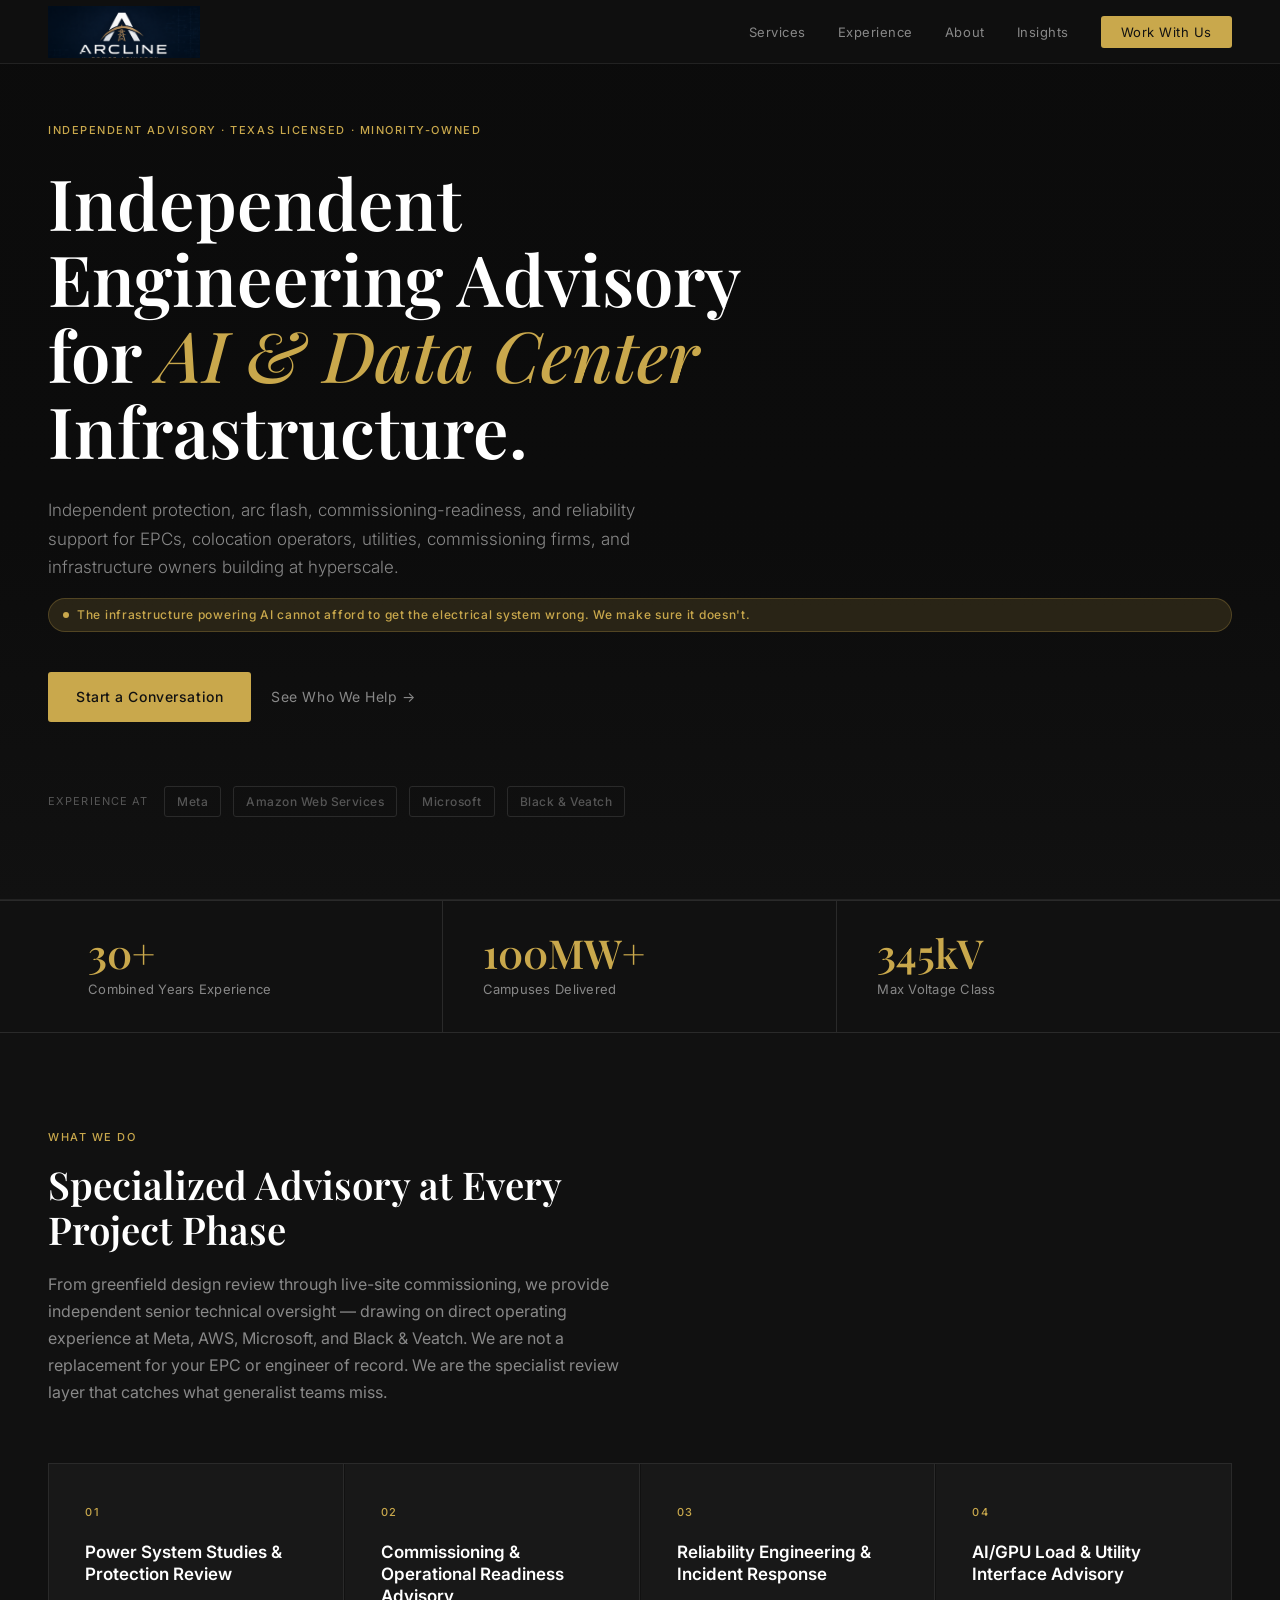
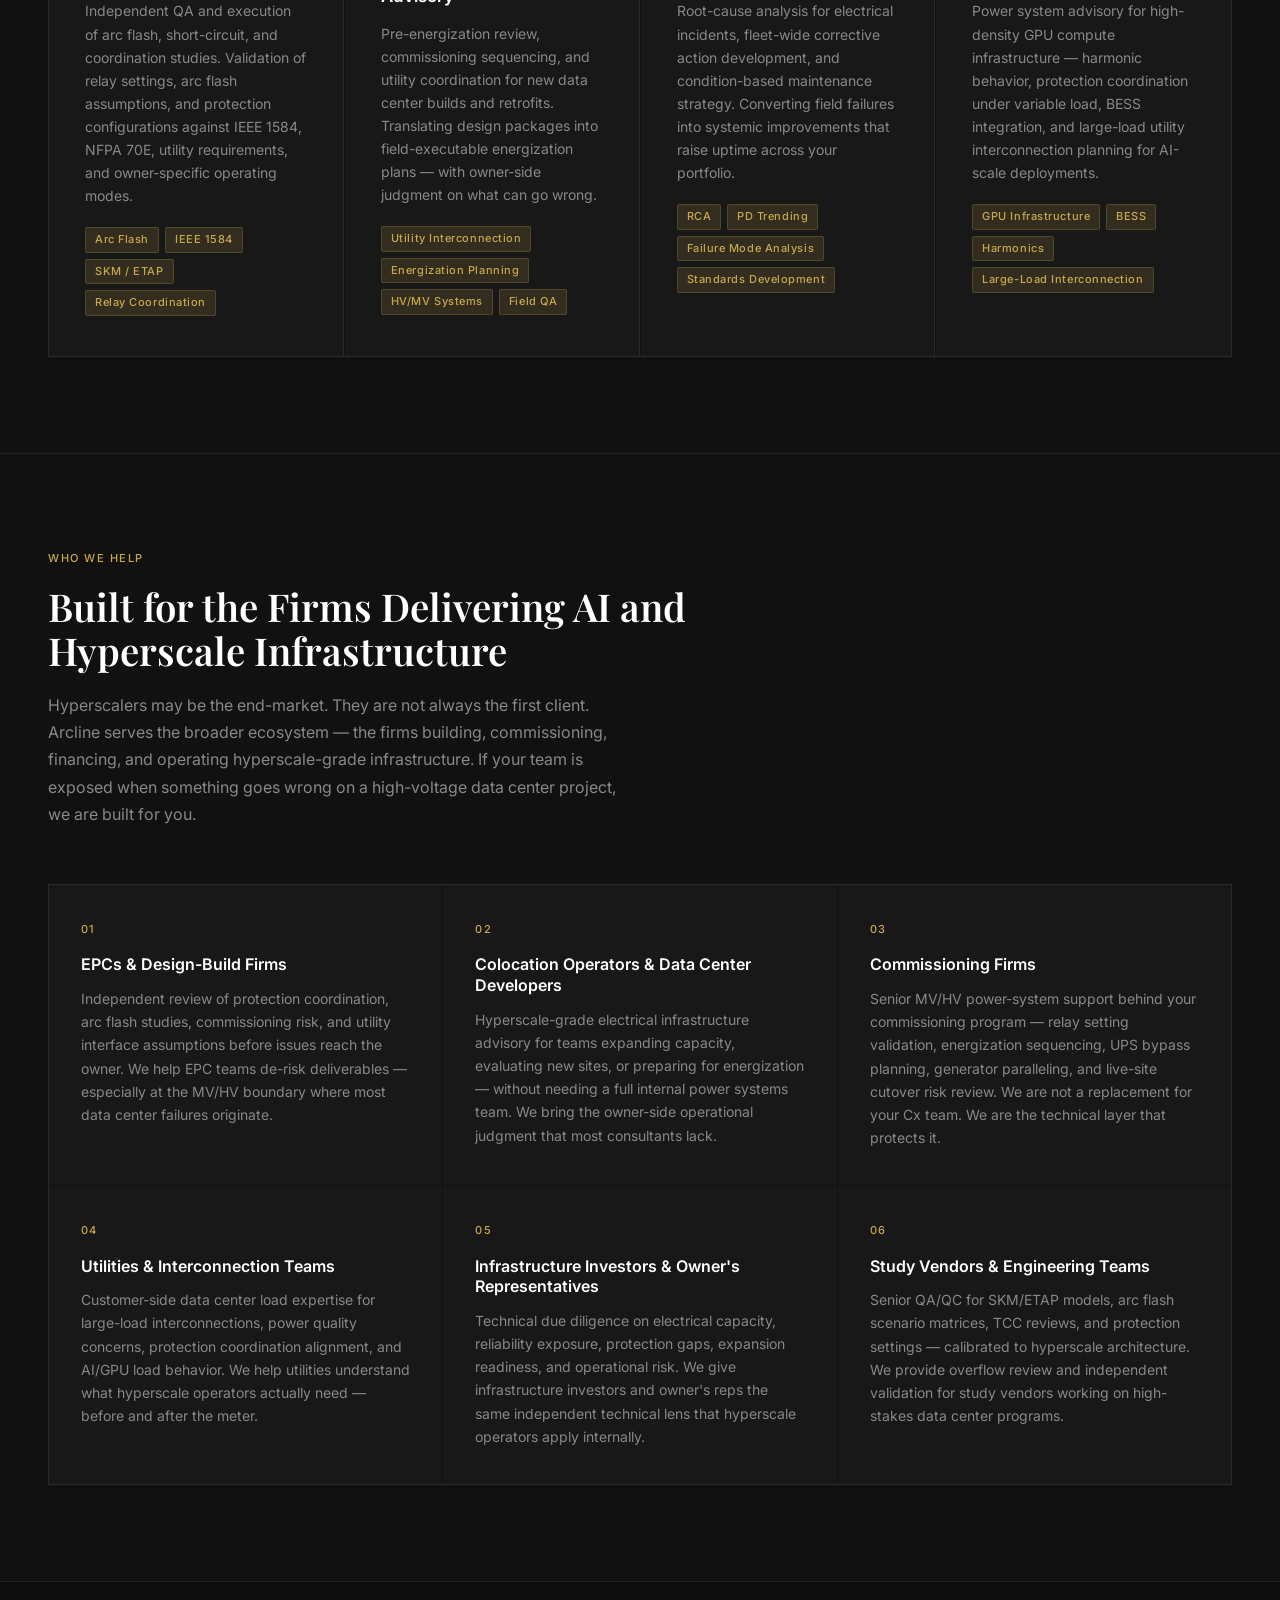
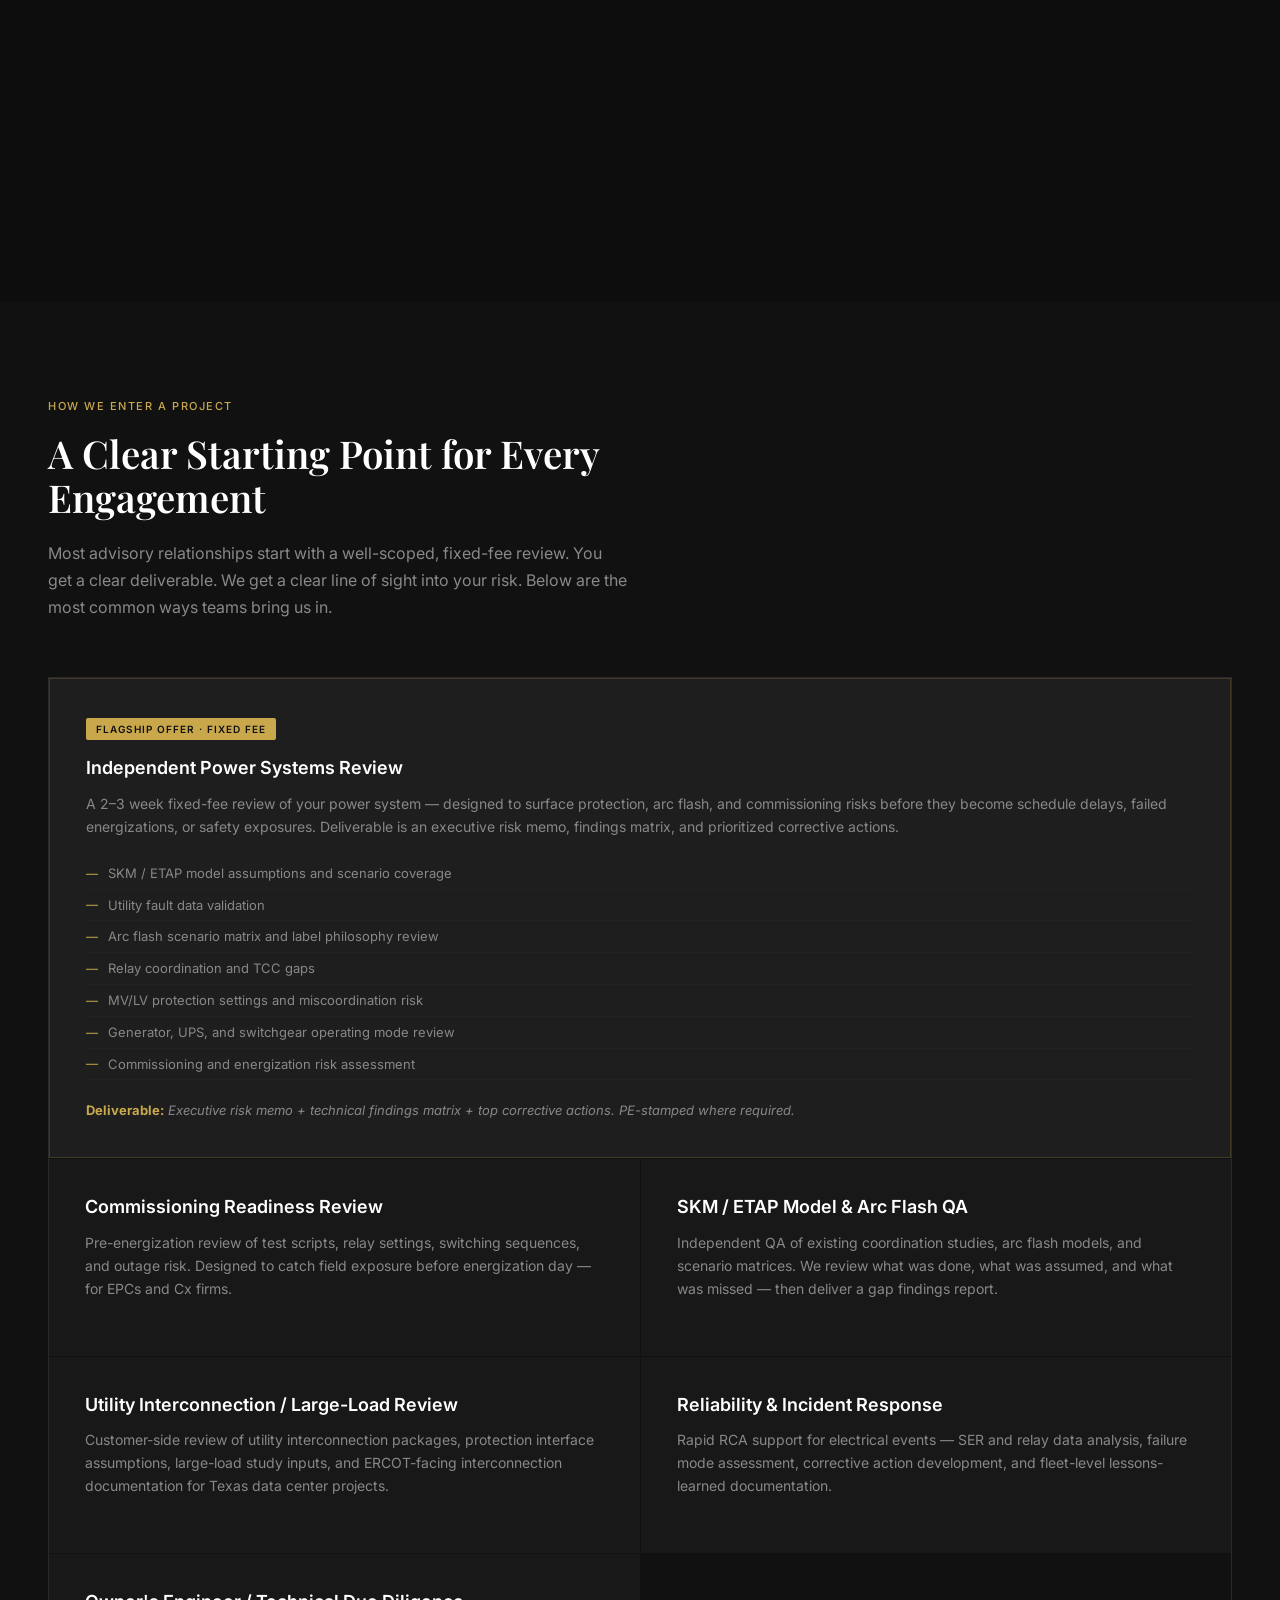
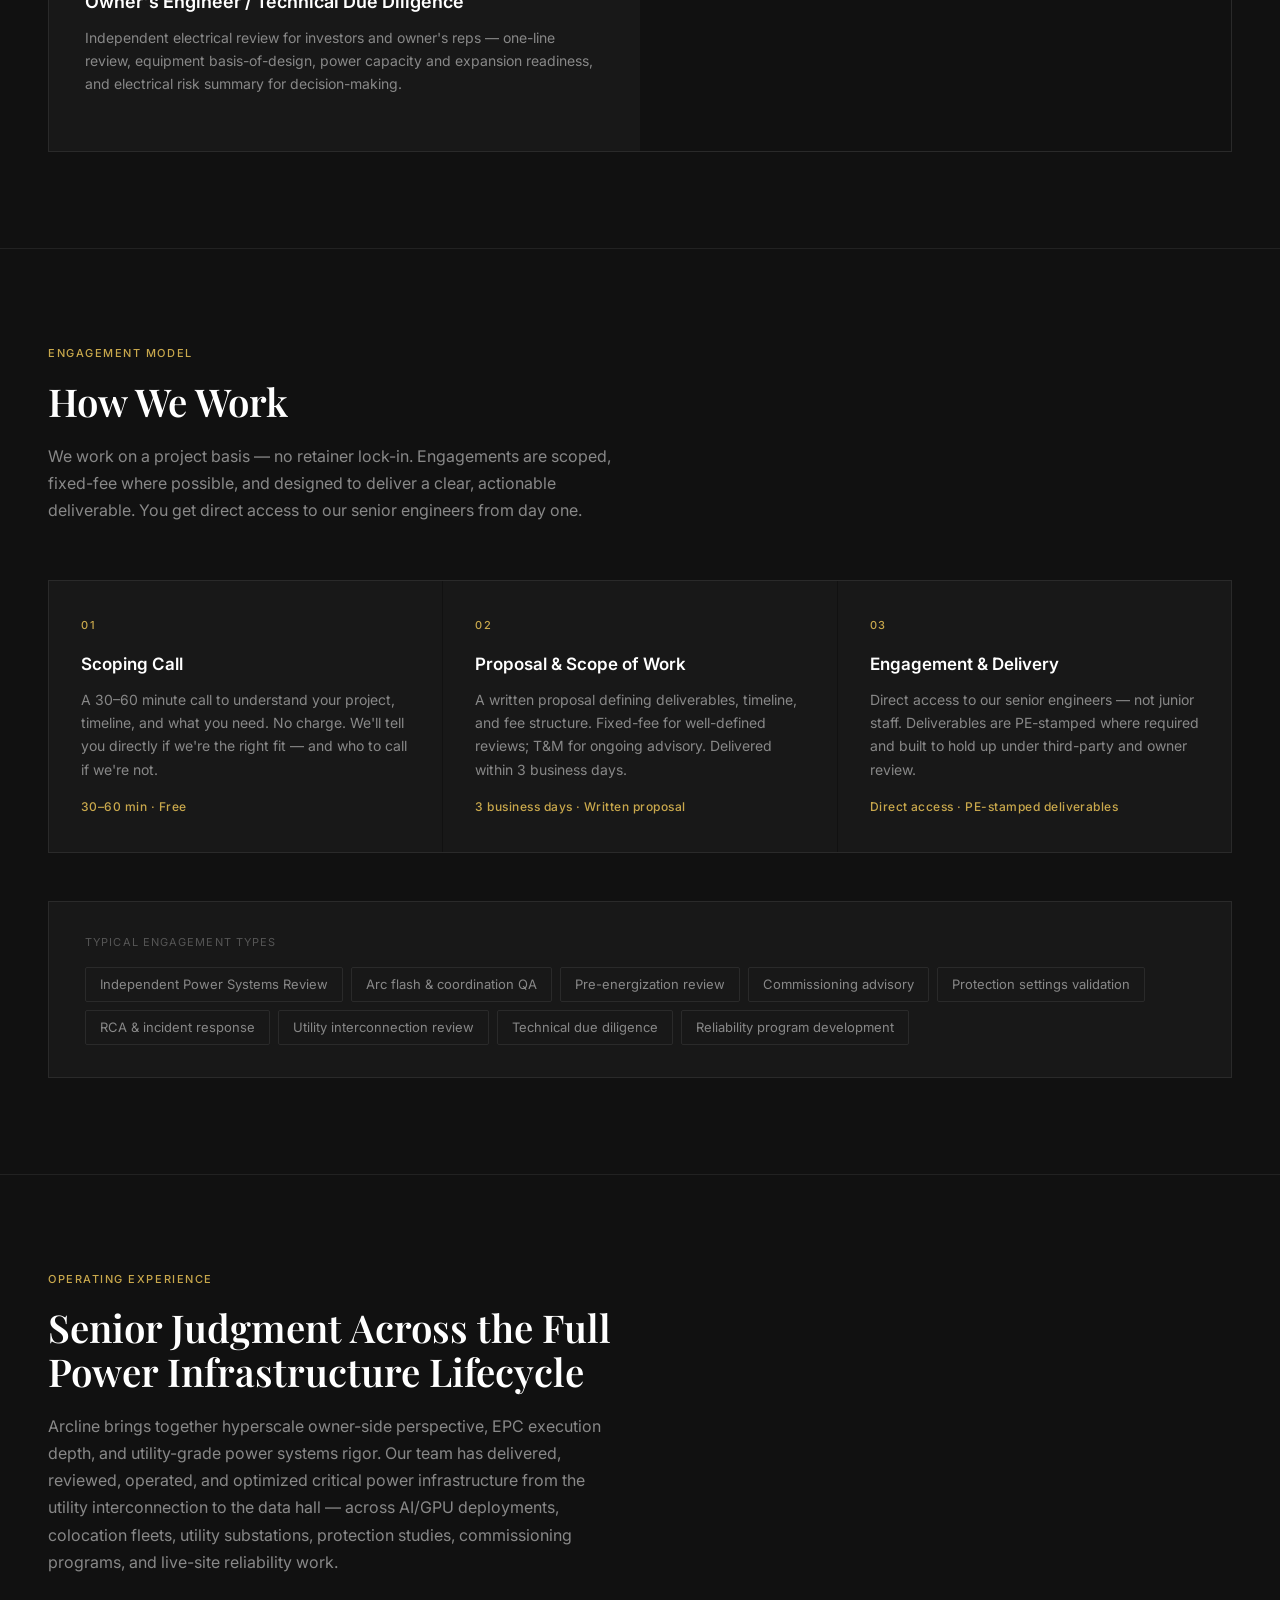
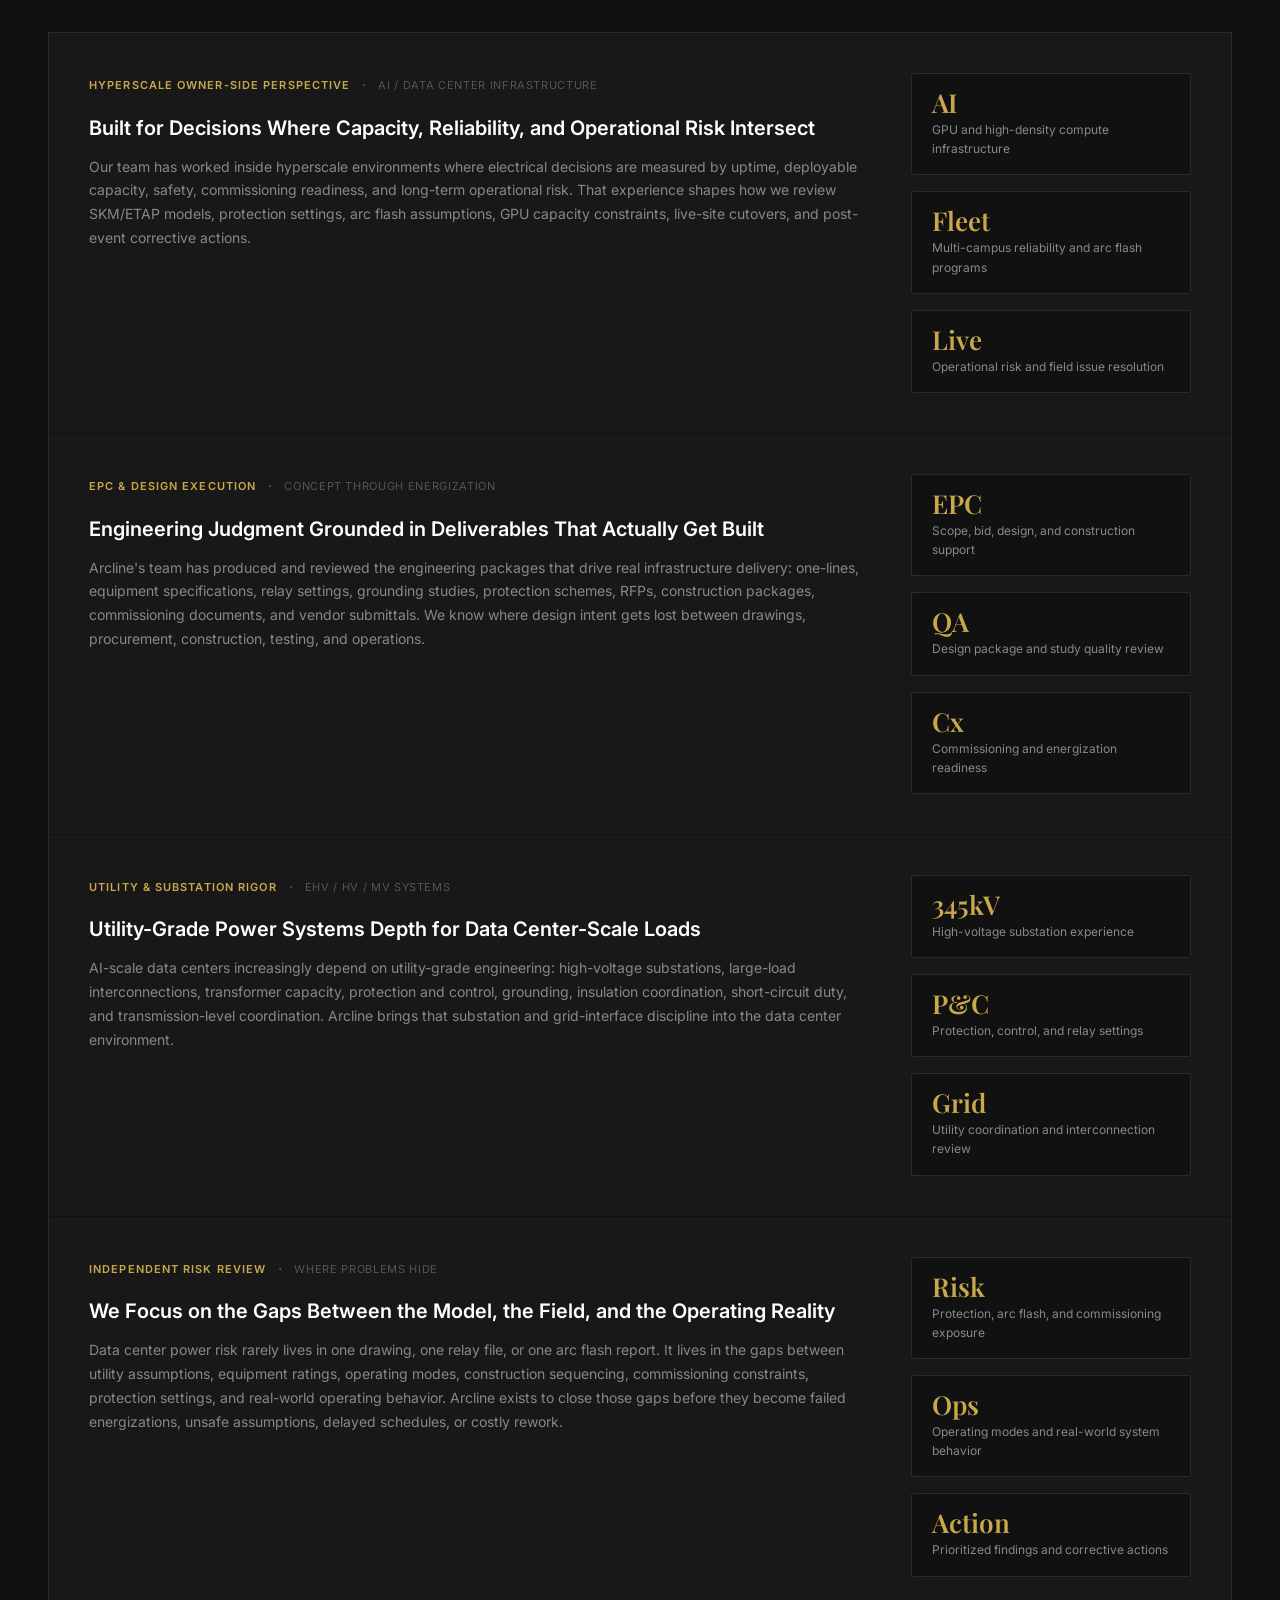
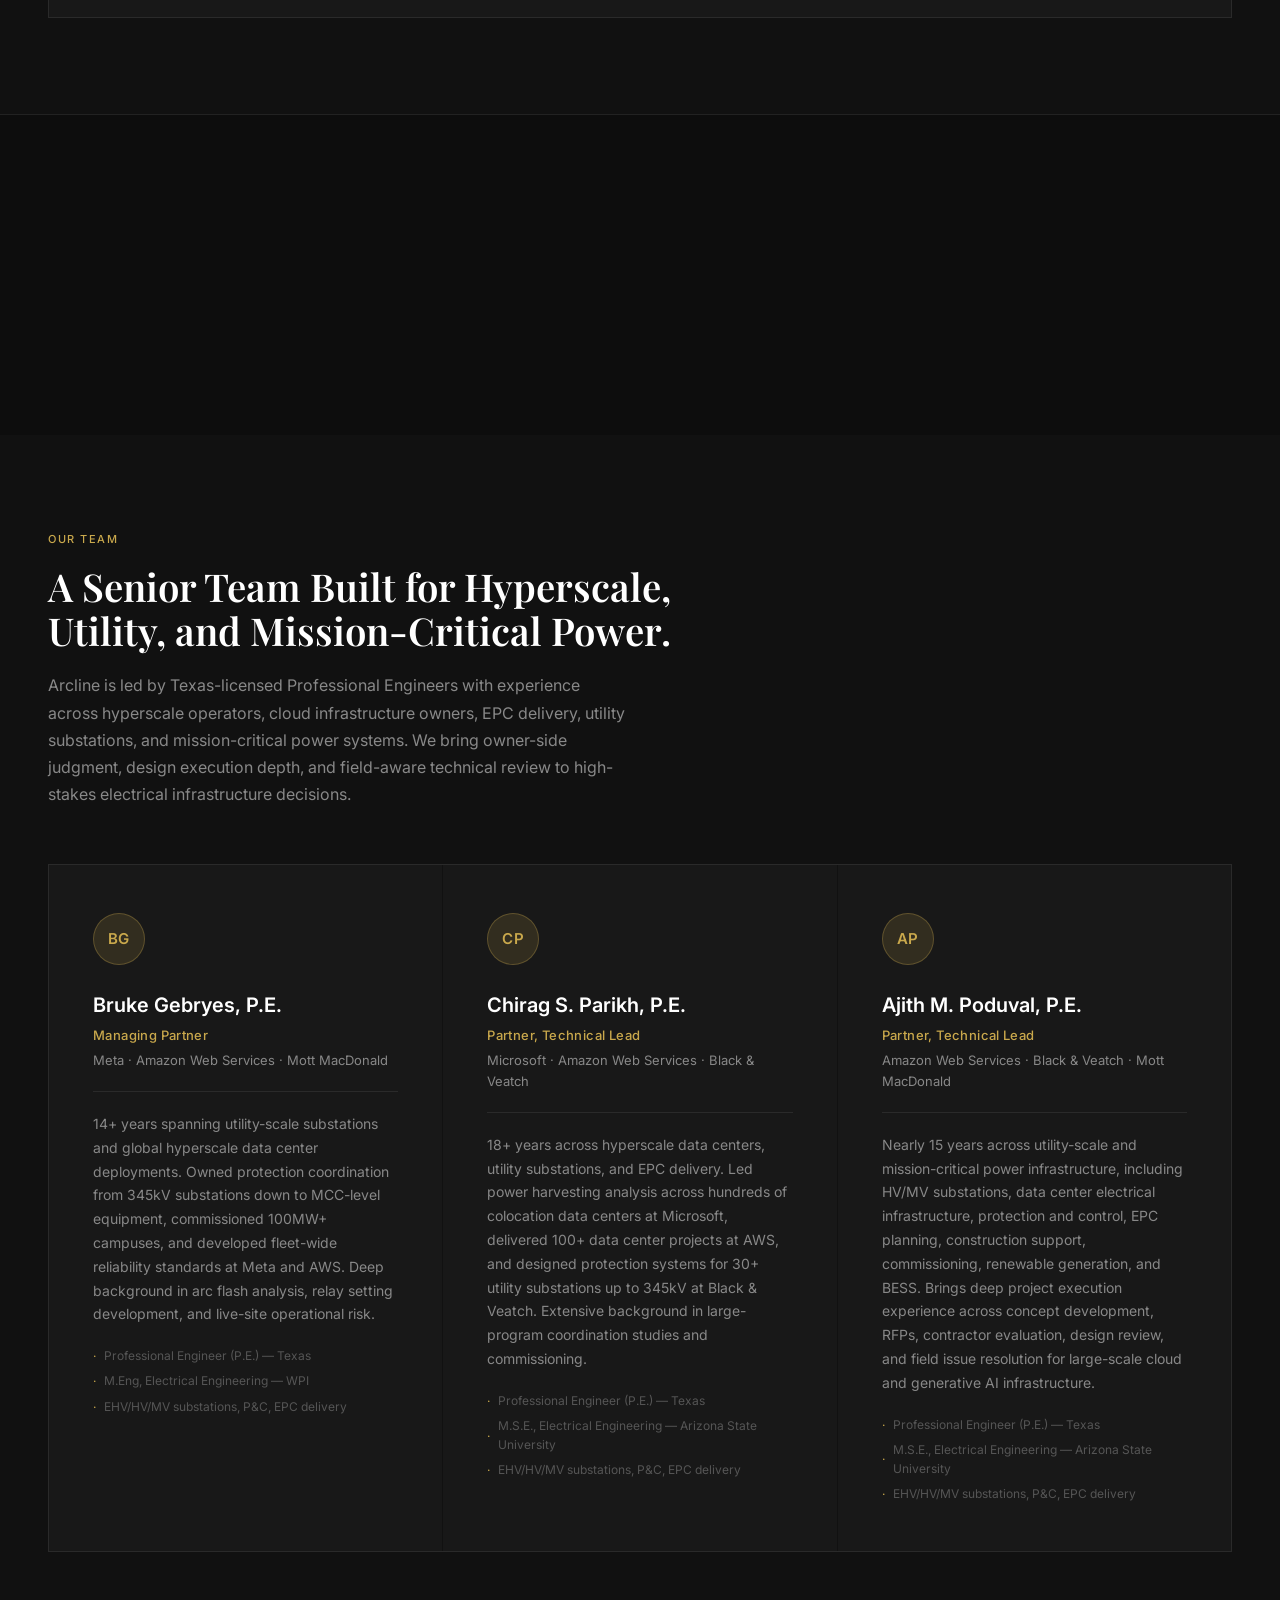
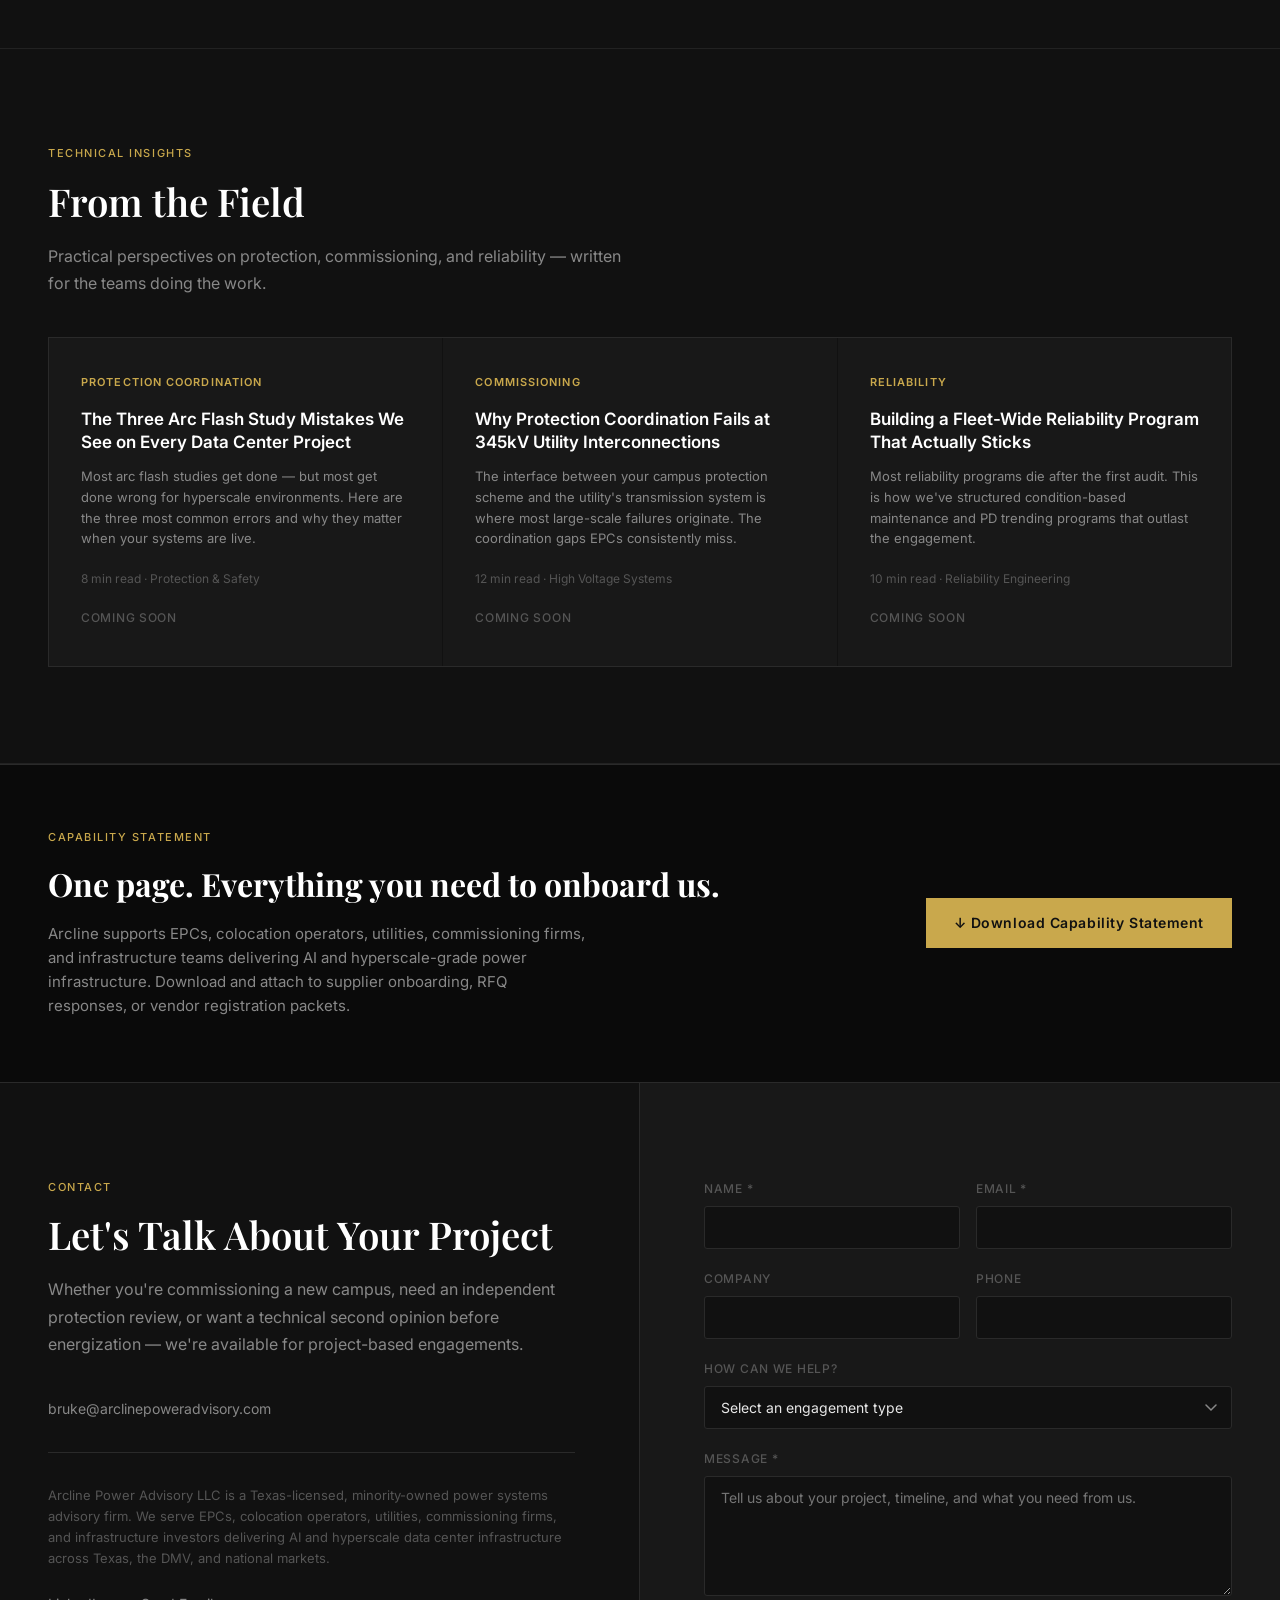
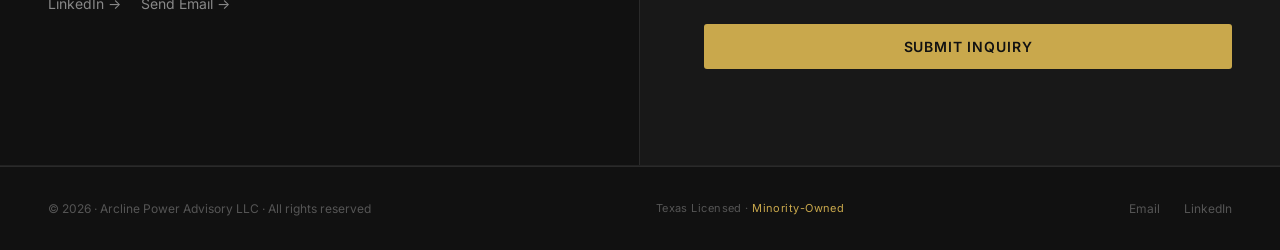
<file: index.html>
<!DOCTYPE html>
<html lang="en">
<head>
  <meta charset="UTF-8" />
  <meta name="viewport" content="width=device-width, initial-scale=1.0" />
  <title>Arcline Power Advisory — Independent Engineering Advisory for Hyperscale & AI Infrastructure</title>
  <meta name="description" content="Arcline Power Advisory is a Texas-licensed, minority-owned power systems advisory firm. Independent protection, arc flash, commissioning-readiness, and reliability support for EPCs, colocation operators, utilities, and infrastructure owners." />
  <link rel="preconnect" href="https://fonts.googleapis.com" />
  <link rel="preconnect" href="https://fonts.gstatic.com" crossorigin />
  <link href="https://fonts.googleapis.com/css2?family=Inter:wght@300;400;500;600&family=Playfair+Display:ital,wght@0,600;1,500&display=swap" rel="stylesheet" />
  <style>
    *, *::before, *::after { box-sizing: border-box; margin: 0; padding: 0; }

    :root {
      --bg: #111111; --bg-card: #181818; --bg-card2: #1e1e1e;
      --border: #2a2a2a; --border-subtle: #222222;
      --gold: #c9a84c; --gold-light: #dfc278; --gold-dim: rgba(201,168,76,0.15);
      --text: #e8e8e8; --text-muted: #888; --text-dim: #555; --white: #ffffff;
    }

    html { scroll-behavior: smooth; font-size: 16px; }
    body { font-family: 'Inter', sans-serif; background: var(--bg); color: var(--text); line-height: 1.6; -webkit-font-smoothing: antialiased; }

    /* ── NAV ── */
    nav { position: fixed; top: 0; left: 0; right: 0; z-index: 100; display: flex; align-items: center; justify-content: space-between; padding: 0 48px; height: 64px; background: rgba(17,17,17,0.92); backdrop-filter: blur(12px); border-bottom: 1px solid var(--border-subtle); }
    .nav-logo { display: flex; align-items: center; text-decoration: none; }
    .nav-logo span { color: var(--gold); }
    .nav-links { display: flex; align-items: center; gap: 32px; list-style: none; }
    .nav-links a { font-size: 13px; font-weight: 400; letter-spacing: 0.04em; color: var(--text-muted); text-decoration: none; transition: color 0.2s; }
    .nav-links a:hover { color: var(--text); }
    .nav-cta { font-size: 13px; font-weight: 500; letter-spacing: 0.06em; color: var(--bg) !important; background: var(--gold); padding: 8px 20px; border-radius: 3px; text-decoration: none; transition: background 0.2s; }
    .nav-cta:hover { background: var(--gold-light) !important; }

    /* ── HERO ── */
    #hero { min-height: 100vh; display: flex; flex-direction: column; justify-content: center; padding: 120px 48px 80px; position: relative; overflow: hidden; background-image: url('https://images.unsplash.com/photo-1473341304170-971dccb5ac1e?auto=format&fit=crop&w=1920&q=80'); background-size: cover; background-position: center; background-attachment: fixed; }
    #hero::before { content: ''; position: absolute; inset: 0; background: linear-gradient(to bottom, rgba(10,10,10,0.82) 0%, rgba(10,10,10,0.70) 60%, rgba(17,17,17,1) 100%); pointer-events: none; z-index: 0; }
    #hero > * { position: relative; z-index: 1; }
    .hero-eyebrow { font-size: 11px; font-weight: 500; letter-spacing: 0.14em; text-transform: uppercase; color: var(--gold); margin-bottom: 24px; }
    .hero-headline { font-family: 'Playfair Display', serif; font-size: clamp(42px, 5.5vw, 76px); font-weight: 600; line-height: 1.08; color: var(--white); max-width: 820px; margin-bottom: 28px; }
    .hero-headline em { font-style: italic; color: var(--gold); font-weight: 500; }
    .hero-sub { font-size: 17px; font-weight: 300; color: var(--text-muted); max-width: 620px; line-height: 1.7; margin-bottom: 16px; }
    .hero-badge { display: inline-flex; align-items: center; gap: 8px; font-size: 12px; font-weight: 500; letter-spacing: 0.06em; color: var(--gold); background: var(--gold-dim); border: 1px solid rgba(201,168,76,0.25); border-radius: 20px; padding: 6px 14px; margin-bottom: 40px; }
    .hero-badge::before { content: ''; width: 6px; height: 6px; border-radius: 50%; background: var(--gold); }
    .hero-actions { display: flex; align-items: center; gap: 20px; flex-wrap: wrap; }
    .btn-primary { font-size: 14px; font-weight: 500; letter-spacing: 0.04em; color: var(--bg); background: var(--gold); padding: 14px 28px; border-radius: 3px; text-decoration: none; transition: background 0.2s; }
    .btn-primary:hover { background: var(--gold-light); }
    .btn-ghost { font-size: 14px; font-weight: 400; letter-spacing: 0.04em; color: var(--text-muted); text-decoration: none; transition: color 0.2s; }
    .btn-ghost:hover { color: var(--text); }
    .btn-ghost::after { content: ' →'; }
    .hero-logos { margin-top: 64px; display: flex; align-items: center; gap: 12px; flex-wrap: wrap; }
    .hero-logos-label { font-size: 11px; letter-spacing: 0.1em; text-transform: uppercase; color: var(--text-dim); margin-right: 4px; }
    .logo-pill { font-size: 12px; font-weight: 500; letter-spacing: 0.04em; color: var(--text-dim); border: 1px solid var(--border); border-radius: 3px; padding: 5px 12px; }

    /* ── STATS ── */
    .stats-bar { display: grid; grid-template-columns: repeat(3, 1fr); border-top: 1px solid var(--border); border-bottom: 1px solid var(--border); padding: 0 48px; }
    .stat-item { padding: 32px 40px; border-right: 1px solid var(--border); }
    .stat-item:last-child { border-right: none; }
    .stat-number { font-family: 'Playfair Display', serif; font-size: 40px; font-weight: 600; color: var(--gold); line-height: 1; margin-bottom: 6px; }
    .stat-label { font-size: 13px; color: var(--text-muted); letter-spacing: 0.02em; }

    /* ── SECTIONS ── */
    section { padding: 96px 48px; border-bottom: 1px solid var(--border-subtle); }
    .section-eyebrow { font-size: 11px; font-weight: 500; letter-spacing: 0.14em; text-transform: uppercase; color: var(--gold); margin-bottom: 16px; }
    .section-headline { font-family: 'Playfair Display', serif; font-size: clamp(28px, 3vw, 44px); font-weight: 600; color: var(--white); line-height: 1.15; margin-bottom: 20px; max-width: 640px; }
    .section-sub { font-size: 16px; color: var(--text-muted); max-width: 580px; line-height: 1.7; margin-bottom: 56px; }

    /* ── SERVICES ── */
    .services-grid { display: grid; grid-template-columns: repeat(auto-fit, minmax(280px, 1fr)); gap: 1px; border: 1px solid var(--border); }
    .service-card { background: var(--bg-card); padding: 40px 36px; border-right: 1px solid var(--border); transition: background 0.2s; }
    .service-card:last-child { border-right: none; }
    .service-card:hover { background: var(--bg-card2); }
    .service-num { font-size: 11px; letter-spacing: 0.14em; color: var(--gold); margin-bottom: 20px; font-weight: 500; }
    .service-title { font-size: 17px; font-weight: 600; color: var(--white); margin-bottom: 14px; line-height: 1.3; }
    .service-desc { font-size: 14px; color: var(--text-muted); line-height: 1.65; margin-bottom: 20px; }
    .tag-row { display: flex; flex-wrap: wrap; gap: 6px; }
    .tag { font-size: 11px; font-weight: 500; letter-spacing: 0.05em; color: var(--gold); background: var(--gold-dim); border: 1px solid rgba(201,168,76,0.2); padding: 3px 9px; border-radius: 2px; }

    /* ── WHO WE HELP ── */
    .who-grid { display: grid; grid-template-columns: repeat(auto-fit, minmax(300px, 1fr)); gap: 1px; border: 1px solid var(--border); }
    .who-card { background: var(--bg-card); padding: 36px 32px; transition: background 0.2s; }
    .who-card:hover { background: var(--bg-card2); }
    .who-card-num { font-size: 11px; letter-spacing: 0.12em; color: var(--gold); font-weight: 500; margin-bottom: 16px; }
    .who-card-title { font-size: 16px; font-weight: 600; color: var(--white); margin-bottom: 12px; line-height: 1.3; }
    .who-card-desc { font-size: 14px; color: var(--text-muted); line-height: 1.65; }

    /* ── IMAGE DIVIDERS ── */
    .img-divider { width: 100%; height: 320px; background-size: cover; background-position: center; background-attachment: fixed; position: relative; }
    .img-divider::before { content: ''; position: absolute; inset: 0; background: rgba(10,10,10,0.55); }

    /* ── ENTRY OFFERS ── */
    .entry-grid { display: grid; grid-template-columns: 1fr 1fr; gap: 1px; border: 1px solid var(--border); }
    .entry-card { background: var(--bg-card); padding: 36px 36px; transition: background 0.2s; }
    .entry-card:hover { background: var(--bg-card2); }
    .entry-card.featured { background: var(--bg-card2); border: 1px solid rgba(201,168,76,0.2); grid-column: 1 / -1; }
    .entry-badge { display: inline-block; font-size: 10px; font-weight: 600; letter-spacing: 0.1em; text-transform: uppercase; color: var(--bg); background: var(--gold); padding: 3px 10px; border-radius: 2px; margin-bottom: 16px; }
    .entry-title { font-size: 18px; font-weight: 600; color: var(--white); margin-bottom: 12px; line-height: 1.3; }
    .entry-desc { font-size: 14px; color: var(--text-muted); line-height: 1.65; margin-bottom: 20px; }
    .entry-scope { list-style: none; margin-bottom: 20px; }
    .entry-scope li { font-size: 13px; color: var(--text-muted); padding: 5px 0; border-bottom: 1px solid var(--border-subtle); display: flex; align-items: center; gap: 10px; }
    .entry-scope li::before { content: '—'; color: var(--gold); font-size: 12px; flex-shrink: 0; }
    .entry-deliverable { font-size: 13px; color: var(--text-muted); font-style: italic; }
    .entry-deliverable strong { color: var(--gold); font-style: normal; }

    /* ── ENGAGEMENT MODEL ── */
    .steps-grid { display: grid; grid-template-columns: repeat(3, 1fr); gap: 1px; border: 1px solid var(--border); margin-bottom: 48px; }
    .step-card { background: var(--bg-card); padding: 36px 32px; }
    .step-num { font-size: 11px; letter-spacing: 0.14em; color: var(--gold); font-weight: 500; margin-bottom: 16px; }
    .step-title { font-size: 17px; font-weight: 600; color: var(--white); margin-bottom: 10px; }
    .step-desc { font-size: 14px; color: var(--text-muted); line-height: 1.65; margin-bottom: 16px; }
    .step-meta { font-size: 12px; color: var(--gold); letter-spacing: 0.04em; font-weight: 500; }
    .engagement-types { background: var(--bg-card); border: 1px solid var(--border); padding: 32px 36px; }
    .engagement-types-label { font-size: 11px; letter-spacing: 0.1em; text-transform: uppercase; color: var(--text-dim); margin-bottom: 16px; }
    .engagement-pills { display: flex; flex-wrap: wrap; gap: 8px; }
    .engagement-pill { font-size: 13px; color: var(--text-muted); border: 1px solid var(--border); padding: 6px 14px; border-radius: 2px; }

    /* ── FOUNDER EXPERIENCE ── */
    .cases-grid { display: grid; gap: 1px; border: 1px solid var(--border); }
    .case-card { background: var(--bg-card); padding: 40px 40px; display: grid; grid-template-columns: 1fr 280px; gap: 40px; transition: background 0.2s; }
    .case-card:hover { background: var(--bg-card2); }
    .case-meta { display: flex; gap: 12px; align-items: center; margin-bottom: 16px; }
    .case-type { font-size: 11px; font-weight: 600; letter-spacing: 0.1em; text-transform: uppercase; color: var(--gold); }
    .case-dot { color: var(--text-dim); }
    .case-location { font-size: 11px; letter-spacing: 0.06em; color: var(--text-dim); text-transform: uppercase; }
    .case-title { font-size: 20px; font-weight: 600; color: var(--white); line-height: 1.3; margin-bottom: 14px; }
    .case-desc { font-size: 14px; color: var(--text-muted); line-height: 1.7; }
    .case-metrics { display: flex; flex-direction: column; gap: 16px; justify-content: center; }
    .case-metric { padding: 16px 20px; background: var(--bg); border: 1px solid var(--border); border-radius: 2px; }
    .case-metric-num { font-family: 'Playfair Display', serif; font-size: 26px; font-weight: 600; color: var(--gold); line-height: 1; margin-bottom: 4px; }
    .case-metric-label { font-size: 12px; color: var(--text-muted); }

    /* ── TEAM ── */
    .team-grid { display: grid; grid-template-columns: repeat(auto-fit, minmax(300px, 1fr)); gap: 1px; border: 1px solid var(--border); }
    .team-card { background: var(--bg-card); padding: 48px 44px; }
    .team-avatar { width: 52px; height: 52px; border-radius: 50%; background: var(--gold-dim); border: 1px solid rgba(201,168,76,0.3); display: flex; align-items: center; justify-content: center; font-size: 15px; font-weight: 600; color: var(--gold); letter-spacing: 0.04em; margin-bottom: 24px; }
    .team-name { font-size: 20px; font-weight: 600; color: var(--white); margin-bottom: 4px; }
    .team-role { font-size: 13px; color: var(--gold); font-weight: 500; margin-bottom: 4px; letter-spacing: 0.03em; }
    .team-employers { font-size: 13px; color: var(--text-muted); margin-bottom: 20px; }
    .team-bio { font-size: 14px; color: var(--text-muted); line-height: 1.7; margin-bottom: 20px; padding-top: 20px; border-top: 1px solid var(--border); }
    .team-creds { display: flex; flex-direction: column; gap: 6px; }
    .team-cred { font-size: 12px; color: var(--text-dim); display: flex; align-items: center; gap: 8px; }
    .team-cred::before { content: '·'; color: var(--gold); }

    /* ── INSIGHTS ── */
    .insights-grid { display: grid; grid-template-columns: repeat(auto-fit, minmax(280px, 1fr)); gap: 1px; border: 1px solid var(--border); }
    .insight-card { background: var(--bg-card); padding: 36px 32px; transition: background 0.2s; }
    .insight-card:hover { background: var(--bg-card2); }
    .insight-tag { font-size: 11px; font-weight: 600; letter-spacing: 0.1em; text-transform: uppercase; color: var(--gold); margin-bottom: 16px; }
    .insight-title { font-size: 17px; font-weight: 600; color: var(--white); line-height: 1.35; margin-bottom: 12px; }
    .insight-desc { font-size: 13px; color: var(--text-muted); line-height: 1.6; margin-bottom: 20px; }
    .insight-meta { font-size: 12px; color: var(--text-dim); margin-bottom: 16px; }

    /* ── CONTACT ── */
    #contact { display: grid; grid-template-columns: 1fr 1fr; gap: 0; padding: 0; }
    .contact-left { padding: 96px 64px 96px 48px; border-right: 1px solid var(--border); }
    .contact-right { padding: 96px 48px 96px 64px; background: var(--bg-card); }
    .contact-info { margin-top: 40px; display: flex; flex-direction: column; gap: 12px; }
    .contact-item { font-size: 14px; color: var(--text-muted); text-decoration: none; transition: color 0.2s; }
    .contact-item:hover { color: var(--gold); }
    .contact-divider { margin: 32px 0; border: none; border-top: 1px solid var(--border); }
    .contact-note { font-size: 13px; color: var(--text-dim); line-height: 1.6; }
    .form-group { margin-bottom: 20px; }
    .form-group label { display: block; font-size: 12px; font-weight: 500; letter-spacing: 0.06em; text-transform: uppercase; color: var(--text-dim); margin-bottom: 8px; }
    .form-group input, .form-group select, .form-group textarea { width: 100%; background: var(--bg); border: 1px solid var(--border); color: var(--text); font-family: 'Inter', sans-serif; font-size: 14px; padding: 12px 16px; border-radius: 3px; outline: none; transition: border-color 0.2s; -webkit-appearance: none; }
    .form-group input:focus, .form-group select:focus, .form-group textarea:focus { border-color: var(--gold); }
    .form-group select { background-image: url("data:image/svg+xml,%3Csvg xmlns='http://www.w3.org/2000/svg' width='12' height='8' viewBox='0 0 12 8'%3E%3Cpath d='M1 1l5 5 5-5' stroke='%23888' stroke-width='1.5' fill='none' stroke-linecap='round'/%3E%3C/svg%3E"); background-repeat: no-repeat; background-position: right 14px center; cursor: pointer; }
    .form-group textarea { resize: vertical; min-height: 120px; }
    .form-row { display: grid; grid-template-columns: 1fr 1fr; gap: 16px; }
    .form-honeypot { display: none; }
    .form-submit { width: 100%; background: var(--gold); color: var(--bg); font-family: 'Inter', sans-serif; font-size: 14px; font-weight: 600; letter-spacing: 0.06em; text-transform: uppercase; padding: 14px 24px; border: none; border-radius: 3px; cursor: pointer; transition: background 0.2s; }
    .form-submit:hover { background: var(--gold-light); }

    /* ── FOOTER ── */
    footer { padding: 32px 48px; display: flex; align-items: center; justify-content: space-between; border-top: 1px solid var(--border); }
    .footer-copy { font-size: 12px; color: var(--text-dim); }
    .footer-links { display: flex; gap: 24px; }
    .footer-links a { font-size: 12px; color: var(--text-dim); text-decoration: none; transition: color 0.2s; }
    .footer-links a:hover { color: var(--gold); }
    .footer-badge { font-size: 11px; color: var(--text-dim); letter-spacing: 0.04em; }
    .footer-badge span { color: var(--gold); }

    /* ── RESPONSIVE ── */
    @media (max-width: 900px) {
      nav { padding: 0 24px; } .nav-links { display: none; }
      #hero { padding: 100px 24px 60px; } section { padding: 64px 24px; }
      .stats-bar { grid-template-columns: 1fr; padding: 0 24px; }
      .stat-item { border-right: none; border-bottom: 1px solid var(--border); }
      .stat-item:last-child { border-bottom: none; }
      .services-grid, .who-grid, .team-grid, .steps-grid { grid-template-columns: 1fr; }
      .service-card, .step-card { border-right: none; }
      .case-card { grid-template-columns: 1fr; }
      .case-metrics { flex-direction: row; }
      .entry-grid { grid-template-columns: 1fr; }
      .entry-card.featured { grid-column: 1; }
      #contact { grid-template-columns: 1fr; }
      .contact-left { padding: 64px 24px; border-right: none; border-bottom: 1px solid var(--border); }
      .contact-right { padding: 64px 24px; }
      .form-row { grid-template-columns: 1fr; }
      footer { flex-direction: column; gap: 16px; text-align: center; }
      .insights-grid { grid-template-columns: 1fr; }
    }
  
    .nav-hamburger { display: none; flex-direction: column; gap: 5px; background: none; border: none; cursor: pointer; padding: 4px; z-index: 101; }
    .nav-hamburger span { display: block; width: 22px; height: 2px; background: var(--text); border-radius: 2px; transition: all 0.3s; }
    .nav-hamburger.open span:nth-child(1) { transform: translateY(7px) rotate(45deg); }
    .nav-hamburger.open span:nth-child(2) { opacity: 0; }
    .nav-hamburger.open span:nth-child(3) { transform: translateY(-7px) rotate(-45deg); }
    .nav-mobile { display: none; position: fixed; top: 64px; left: 0; right: 0; background: rgba(17,17,17,0.98); backdrop-filter: blur(12px); border-bottom: 1px solid var(--border); z-index: 99; padding: 24px 28px; }
    .nav-mobile ul { list-style: none; display: flex; flex-direction: column; gap: 0; }
    .nav-mobile ul li a { display: block; font-size: 16px; color: var(--text-muted); text-decoration: none; padding: 14px 0; border-bottom: 1px solid var(--border-subtle); letter-spacing: 0.04em; transition: color 0.2s; }
    .nav-mobile ul li:last-child a { border-bottom: none; }
    .nav-mobile ul li a:hover { color: var(--text); }
    .nav-mobile-cta { color: var(--gold) !important; font-weight: 500 !important; }
    .nav-mobile.open { display: block; }
    @media (max-width: 900px) { .nav-hamburger { display: flex; } }
  </style>
</head>
<body>

<!-- ── NAV ── -->
<nav>
  <a href="index.html" class="nav-logo"><img src="arcline-logo-chatgpt.png" alt="Arcline Power Advisory" style="height:52px;display:block;" /></a>
  <ul class="nav-links">
    <li><a href="services.html">Services</a></li>
    <li><a href="experience.html">Experience</a></li>
    <li><a href="about.html">About</a></li>
    <li><a href="insights.html">Insights</a></li>
    <li><a href="contact.html" class="nav-cta">Work With Us</a></li>
  </ul>
  <button class="nav-hamburger" id="hamburger" aria-label="Open menu"><span></span><span></span><span></span></button>
</nav>
<div class="nav-mobile" id="nav-mobile">
  <ul>
    <li><a href="services.html">Services</a></li>
    <li><a href="experience.html">Experience</a></li>
    <li><a href="about.html">About</a></li>
    <li><a href="insights.html">Insights</a></li>
    <li><a href="contact.html" class="nav-mobile-cta">Work With Us</a></li>
  </ul>
</div>

<!-- ── HERO ── -->
<section id="hero">
  <div class="hero-eyebrow">Independent Advisory · Texas Licensed · Minority-Owned</div>
  <h1 class="hero-headline">
    Independent Engineering Advisory<br />for <em>AI & Data Center</em><br />Infrastructure.
  </h1>
  <p class="hero-sub">
    Independent protection, arc flash, commissioning-readiness, and reliability support for EPCs, colocation operators, utilities, commissioning firms, and infrastructure owners building at hyperscale.
  </p>
  <div class="hero-badge">The infrastructure powering AI cannot afford to get the electrical system wrong. We make sure it doesn't.</div>
  <div class="hero-actions">
    <a href="#contact" class="btn-primary">Start a Conversation</a>
    <a href="#who" class="btn-ghost">See Who We Help</a>
  </div>
  <div class="hero-logos">
    <span class="hero-logos-label">Experience at</span>
    <span class="logo-pill">Meta</span>
    <span class="logo-pill">Amazon Web Services</span>
    <span class="logo-pill">Microsoft</span>
    <span class="logo-pill">Black &amp; Veatch</span>
  </div>
</section>

<!-- ── STATS ── -->
<div class="stats-bar">
  <div class="stat-item">
    <div class="stat-number">30+</div>
    <div class="stat-label">Combined Years Experience</div>
  </div>
  <div class="stat-item">
    <div class="stat-number">100MW+</div>
    <div class="stat-label">Campuses Delivered</div>
  </div>
  <div class="stat-item">
    <div class="stat-number">345kV</div>
    <div class="stat-label">Max Voltage Class</div>
  </div>
</div>

<!-- ── SERVICES ── -->
<section id="services">
  <div class="section-eyebrow">What We Do</div>
  <h2 class="section-headline">Specialized Advisory at Every Project Phase</h2>
  <p class="section-sub">From greenfield design review through live-site commissioning, we provide independent senior technical oversight — drawing on direct operating experience at Meta, AWS, Microsoft, and Black &amp; Veatch. We are not a replacement for your EPC or engineer of record. We are the specialist review layer that catches what generalist teams miss.</p>
  <div class="services-grid">
    <div class="service-card">
      <div class="service-num">01</div>
      <div class="service-title">Power System Studies &amp; Protection Review</div>
      <p class="service-desc">Independent QA and execution of arc flash, short-circuit, and coordination studies. Validation of relay settings, arc flash assumptions, and protection configurations against IEEE 1584, NFPA 70E, utility requirements, and owner-specific operating modes.</p>
      <div class="tag-row">
        <span class="tag">Arc Flash</span>
        <span class="tag">IEEE 1584</span>
        <span class="tag">SKM / ETAP</span>
        <span class="tag">Relay Coordination</span>
      </div>
    </div>
    <div class="service-card">
      <div class="service-num">02</div>
      <div class="service-title">Commissioning &amp; Operational Readiness Advisory</div>
      <p class="service-desc">Pre-energization review, commissioning sequencing, and utility coordination for new data center builds and retrofits. Translating design packages into field-executable energization plans — with owner-side judgment on what can go wrong.</p>
      <div class="tag-row">
        <span class="tag">Utility Interconnection</span>
        <span class="tag">Energization Planning</span>
        <span class="tag">HV/MV Systems</span>
        <span class="tag">Field QA</span>
      </div>
    </div>
    <div class="service-card">
      <div class="service-num">03</div>
      <div class="service-title">Reliability Engineering &amp; Incident Response</div>
      <p class="service-desc">Root-cause analysis for electrical incidents, fleet-wide corrective action development, and condition-based maintenance strategy. Converting field failures into systemic improvements that raise uptime across your portfolio.</p>
      <div class="tag-row">
        <span class="tag">RCA</span>
        <span class="tag">PD Trending</span>
        <span class="tag">Failure Mode Analysis</span>
        <span class="tag">Standards Development</span>
      </div>
    </div>
    <div class="service-card">
      <div class="service-num">04</div>
      <div class="service-title">AI/GPU Load &amp; Utility Interface Advisory</div>
      <p class="service-desc">Power system advisory for high-density GPU compute infrastructure — harmonic behavior, protection coordination under variable load, BESS integration, and large-load utility interconnection planning for AI-scale deployments.</p>
      <div class="tag-row">
        <span class="tag">GPU Infrastructure</span>
        <span class="tag">BESS</span>
        <span class="tag">Harmonics</span>
        <span class="tag">Large-Load Interconnection</span>
      </div>
    </div>
  </div>
</section>

<!-- ── WHO WE HELP ── -->
<section id="who">
  <div class="section-eyebrow">Who We Help</div>
  <h2 class="section-headline">Built for the Firms Delivering AI and Hyperscale Infrastructure</h2>
  <p class="section-sub">Hyperscalers may be the end-market. They are not always the first client. Arcline serves the broader ecosystem — the firms building, commissioning, financing, and operating hyperscale-grade infrastructure. If your team is exposed when something goes wrong on a high-voltage data center project, we are built for you.</p>
  <div class="who-grid">
    <div class="who-card">
      <div class="who-card-num">01</div>
      <div class="who-card-title">EPCs &amp; Design-Build Firms</div>
      <p class="who-card-desc">Independent review of protection coordination, arc flash studies, commissioning risk, and utility interface assumptions before issues reach the owner. We help EPC teams de-risk deliverables — especially at the MV/HV boundary where most data center failures originate.</p>
    </div>
    <div class="who-card">
      <div class="who-card-num">02</div>
      <div class="who-card-title">Colocation Operators &amp; Data Center Developers</div>
      <p class="who-card-desc">Hyperscale-grade electrical infrastructure advisory for teams expanding capacity, evaluating new sites, or preparing for energization — without needing a full internal power systems team. We bring the owner-side operational judgment that most consultants lack.</p>
    </div>
    <div class="who-card">
      <div class="who-card-num">03</div>
      <div class="who-card-title">Commissioning Firms</div>
      <p class="who-card-desc">Senior MV/HV power-system support behind your commissioning program — relay setting validation, energization sequencing, UPS bypass planning, generator paralleling, and live-site cutover risk review. We are not a replacement for your Cx team. We are the technical layer that protects it.</p>
    </div>
    <div class="who-card">
      <div class="who-card-num">04</div>
      <div class="who-card-title">Utilities &amp; Interconnection Teams</div>
      <p class="who-card-desc">Customer-side data center load expertise for large-load interconnections, power quality concerns, protection coordination alignment, and AI/GPU load behavior. We help utilities understand what hyperscale operators actually need — before and after the meter.</p>
    </div>
    <div class="who-card">
      <div class="who-card-num">05</div>
      <div class="who-card-title">Infrastructure Investors &amp; Owner's Representatives</div>
      <p class="who-card-desc">Technical due diligence on electrical capacity, reliability exposure, protection gaps, expansion readiness, and operational risk. We give infrastructure investors and owner's reps the same independent technical lens that hyperscale operators apply internally.</p>
    </div>
    <div class="who-card">
      <div class="who-card-num">06</div>
      <div class="who-card-title">Study Vendors &amp; Engineering Teams</div>
      <p class="who-card-desc">Senior QA/QC for SKM/ETAP models, arc flash scenario matrices, TCC reviews, and protection settings — calibrated to hyperscale architecture. We provide overflow review and independent validation for study vendors working on high-stakes data center programs.</p>
    </div>
  </div>
</section>

<!-- ── IMAGE DIVIDER 1 ── -->
<div class="img-divider" style="background-image: url('https://images.unsplash.com/photo-1548337138-e87d889cc369?auto=format&fit=crop&w=1920&q=80');"></div>

<!-- ── HOW WE ENTER ── -->
<section id="entry">
  <div class="section-eyebrow">How We Enter a Project</div>
  <h2 class="section-headline">A Clear Starting Point for Every Engagement</h2>
  <p class="section-sub">Most advisory relationships start with a well-scoped, fixed-fee review. You get a clear deliverable. We get a clear line of sight into your risk. Below are the most common ways teams bring us in.</p>
  <div class="entry-grid">
    <div class="entry-card featured">
      <div class="entry-badge">Flagship Offer · Fixed Fee</div>
      <div class="entry-title">Independent Power Systems Review</div>
      <p class="entry-desc">A 2–3 week fixed-fee review of your power system — designed to surface protection, arc flash, and commissioning risks before they become schedule delays, failed energizations, or safety exposures. Deliverable is an executive risk memo, findings matrix, and prioritized corrective actions.</p>
      <ul class="entry-scope">
        <li>SKM / ETAP model assumptions and scenario coverage</li>
        <li>Utility fault data validation</li>
        <li>Arc flash scenario matrix and label philosophy review</li>
        <li>Relay coordination and TCC gaps</li>
        <li>MV/LV protection settings and miscoordination risk</li>
        <li>Generator, UPS, and switchgear operating mode review</li>
        <li>Commissioning and energization risk assessment</li>
      </ul>
      <p class="entry-deliverable"><strong>Deliverable:</strong> Executive risk memo + technical findings matrix + top corrective actions. PE-stamped where required.</p>
    </div>
    <div class="entry-card">
      <div class="entry-title">Commissioning Readiness Review</div>
      <p class="entry-desc">Pre-energization review of test scripts, relay settings, switching sequences, and outage risk. Designed to catch field exposure before energization day — for EPCs and Cx firms.</p>
    </div>
    <div class="entry-card">
      <div class="entry-title">SKM / ETAP Model &amp; Arc Flash QA</div>
      <p class="entry-desc">Independent QA of existing coordination studies, arc flash models, and scenario matrices. We review what was done, what was assumed, and what was missed — then deliver a gap findings report.</p>
    </div>
    <div class="entry-card">
      <div class="entry-title">Utility Interconnection / Large-Load Review</div>
      <p class="entry-desc">Customer-side review of utility interconnection packages, protection interface assumptions, large-load study inputs, and ERCOT-facing interconnection documentation for Texas data center projects.</p>
    </div>
    <div class="entry-card">
      <div class="entry-title">Reliability &amp; Incident Response</div>
      <p class="entry-desc">Rapid RCA support for electrical events — SER and relay data analysis, failure mode assessment, corrective action development, and fleet-level lessons-learned documentation.</p>
    </div>
    <div class="entry-card">
      <div class="entry-title">Owner's Engineer / Technical Due Diligence</div>
      <p class="entry-desc">Independent electrical review for investors and owner's reps — one-line review, equipment basis-of-design, power capacity and expansion readiness, and electrical risk summary for decision-making.</p>
    </div>
  </div>
</section>

<!-- ── ENGAGEMENT MODEL ── -->
<section id="model">
  <div class="section-eyebrow">Engagement Model</div>
  <h2 class="section-headline">How We Work</h2>
  <p class="section-sub">We work on a project basis — no retainer lock-in. Engagements are scoped, fixed-fee where possible, and designed to deliver a clear, actionable deliverable. You get direct access to our senior engineers from day one.</p>
  <div class="steps-grid">
    <div class="step-card">
      <div class="step-num">01</div>
      <div class="step-title">Scoping Call</div>
      <p class="step-desc">A 30–60 minute call to understand your project, timeline, and what you need. No charge. We'll tell you directly if we're the right fit — and who to call if we're not.</p>
      <div class="step-meta">30–60 min · Free</div>
    </div>
    <div class="step-card">
      <div class="step-num">02</div>
      <div class="step-title">Proposal &amp; Scope of Work</div>
      <p class="step-desc">A written proposal defining deliverables, timeline, and fee structure. Fixed-fee for well-defined reviews; T&amp;M for ongoing advisory. Delivered within 3 business days.</p>
      <div class="step-meta">3 business days · Written proposal</div>
    </div>
    <div class="step-card">
      <div class="step-num">03</div>
      <div class="step-title">Engagement &amp; Delivery</div>
      <p class="step-desc">Direct access to our senior engineers — not junior staff. Deliverables are PE-stamped where required and built to hold up under third-party and owner review.</p>
      <div class="step-meta">Direct access · PE-stamped deliverables</div>
    </div>
  </div>
  <div class="engagement-types">
    <div class="engagement-types-label">Typical Engagement Types</div>
    <div class="engagement-pills">
      <span class="engagement-pill">Independent Power Systems Review</span>
      <span class="engagement-pill">Arc flash &amp; coordination QA</span>
      <span class="engagement-pill">Pre-energization review</span>
      <span class="engagement-pill">Commissioning advisory</span>
      <span class="engagement-pill">Protection settings validation</span>
      <span class="engagement-pill">RCA &amp; incident response</span>
      <span class="engagement-pill">Utility interconnection review</span>
      <span class="engagement-pill">Technical due diligence</span>
      <span class="engagement-pill">Reliability program development</span>
    </div>
  </div>
</section>

<!-- ── OPERATING EXPERIENCE ── -->
<section id="work">
  <div class="section-eyebrow">Operating Experience</div>
  <h2 class="section-headline">Senior Judgment Across the Full Power Infrastructure Lifecycle</h2>
  <p class="section-sub">Arcline brings together hyperscale owner-side perspective, EPC execution depth, and utility-grade power systems rigor. Our team has delivered, reviewed, operated, and optimized critical power infrastructure from the utility interconnection to the data hall — across AI/GPU deployments, colocation fleets, utility substations, protection studies, commissioning programs, and live-site reliability work.</p>
  <div class="cases-grid">
    <div class="case-card">
      <div>
        <div class="case-meta">
          <span class="case-type">Hyperscale Owner-Side Perspective</span>
          <span class="case-dot">·</span>
          <span class="case-location">AI / Data Center Infrastructure</span>
        </div>
        <div class="case-title">Built for Decisions Where Capacity, Reliability, and Operational Risk Intersect</div>
        <p class="case-desc">Our team has worked inside hyperscale environments where electrical decisions are measured by uptime, deployable capacity, safety, commissioning readiness, and long-term operational risk. That experience shapes how we review SKM/ETAP models, protection settings, arc flash assumptions, GPU capacity constraints, live-site cutovers, and post-event corrective actions.</p>
      </div>
      <div class="case-metrics">
        <div class="case-metric"><div class="case-metric-num">AI</div><div class="case-metric-label">GPU and high-density compute infrastructure</div></div>
        <div class="case-metric"><div class="case-metric-num">Fleet</div><div class="case-metric-label">Multi-campus reliability and arc flash programs</div></div>
        <div class="case-metric"><div class="case-metric-num">Live</div><div class="case-metric-label">Operational risk and field issue resolution</div></div>
      </div>
    </div>
    <div class="case-card">
      <div>
        <div class="case-meta">
          <span class="case-type">EPC &amp; Design Execution</span>
          <span class="case-dot">·</span>
          <span class="case-location">Concept Through Energization</span>
        </div>
        <div class="case-title">Engineering Judgment Grounded in Deliverables That Actually Get Built</div>
        <p class="case-desc">Arcline's team has produced and reviewed the engineering packages that drive real infrastructure delivery: one-lines, equipment specifications, relay settings, grounding studies, protection schemes, RFPs, construction packages, commissioning documents, and vendor submittals. We know where design intent gets lost between drawings, procurement, construction, testing, and operations.</p>
      </div>
      <div class="case-metrics">
        <div class="case-metric"><div class="case-metric-num">EPC</div><div class="case-metric-label">Scope, bid, design, and construction support</div></div>
        <div class="case-metric"><div class="case-metric-num">QA</div><div class="case-metric-label">Design package and study quality review</div></div>
        <div class="case-metric"><div class="case-metric-num">Cx</div><div class="case-metric-label">Commissioning and energization readiness</div></div>
      </div>
    </div>
    <div class="case-card">
      <div>
        <div class="case-meta">
          <span class="case-type">Utility &amp; Substation Rigor</span>
          <span class="case-dot">·</span>
          <span class="case-location">EHV / HV / MV Systems</span>
        </div>
        <div class="case-title">Utility-Grade Power Systems Depth for Data Center-Scale Loads</div>
        <p class="case-desc">AI-scale data centers increasingly depend on utility-grade engineering: high-voltage substations, large-load interconnections, transformer capacity, protection and control, grounding, insulation coordination, short-circuit duty, and transmission-level coordination. Arcline brings that substation and grid-interface discipline into the data center environment.</p>
      </div>
      <div class="case-metrics">
        <div class="case-metric"><div class="case-metric-num">345kV</div><div class="case-metric-label">High-voltage substation experience</div></div>
        <div class="case-metric"><div class="case-metric-num">P&amp;C</div><div class="case-metric-label">Protection, control, and relay settings</div></div>
        <div class="case-metric"><div class="case-metric-num">Grid</div><div class="case-metric-label">Utility coordination and interconnection review</div></div>
      </div>
    </div>
    <div class="case-card">
      <div>
        <div class="case-meta">
          <span class="case-type">Independent Risk Review</span>
          <span class="case-dot">·</span>
          <span class="case-location">Where Problems Hide</span>
        </div>
        <div class="case-title">We Focus on the Gaps Between the Model, the Field, and the Operating Reality</div>
        <p class="case-desc">Data center power risk rarely lives in one drawing, one relay file, or one arc flash report. It lives in the gaps between utility assumptions, equipment ratings, operating modes, construction sequencing, commissioning constraints, protection settings, and real-world operating behavior. Arcline exists to close those gaps before they become failed energizations, unsafe assumptions, delayed schedules, or costly rework.</p>
      </div>
      <div class="case-metrics">
        <div class="case-metric"><div class="case-metric-num">Risk</div><div class="case-metric-label">Protection, arc flash, and commissioning exposure</div></div>
        <div class="case-metric"><div class="case-metric-num">Ops</div><div class="case-metric-label">Operating modes and real-world system behavior</div></div>
        <div class="case-metric"><div class="case-metric-num">Action</div><div class="case-metric-label">Prioritized findings and corrective actions</div></div>
      </div>
    </div>
  </div>
</section>

<!-- ── IMAGE DIVIDER 2 ── -->
<div class="img-divider" style="background-image: url('https://images.pexels.com/photos/17842834/pexels-photo-17842834.jpeg?auto=compress&cs=tinysrgb&w=1920');"></div>

<!-- ── ABOUT ── -->
<section id="about">
  <div class="section-eyebrow">Our Team</div>
  <h2 class="section-headline">A Senior Team Built for Hyperscale, Utility, and Mission-Critical Power.</h2>
  <p class="section-sub">Arcline is led by Texas-licensed Professional Engineers with experience across hyperscale operators, cloud infrastructure owners, EPC delivery, utility substations, and mission-critical power systems. We bring owner-side judgment, design execution depth, and field-aware technical review to high-stakes electrical infrastructure decisions.</p>
  <div class="team-grid">
    <div class="team-card">
      <div class="team-avatar">BG</div>
      <div class="team-name">Bruke Gebryes, P.E.</div>
      <div class="team-role">Managing Partner</div>
      <div class="team-employers">Meta · Amazon Web Services · Mott MacDonald</div>
      <p class="team-bio">14+ years spanning utility-scale substations and global hyperscale data center deployments. Owned protection coordination from 345kV substations down to MCC-level equipment, commissioned 100MW+ campuses, and developed fleet-wide reliability standards at Meta and AWS. Deep background in arc flash analysis, relay setting development, and live-site operational risk.</p>
      <div class="team-creds">
        <div class="team-cred">Professional Engineer (P.E.) — Texas</div>
        <div class="team-cred">M.Eng, Electrical Engineering — WPI</div>
        <div class="team-cred">EHV/HV/MV substations, P&C, EPC delivery</div>
      </div>
    </div>
    <div class="team-card">
      <div class="team-avatar">CP</div>
      <div class="team-name">Chirag S. Parikh, P.E.</div>
      <div class="team-role">Partner, Technical Lead</div>
      <div class="team-employers">Microsoft · Amazon Web Services · Black &amp; Veatch</div>
      <p class="team-bio">18+ years across hyperscale data centers, utility substations, and EPC delivery. Led power harvesting analysis across hundreds of colocation data centers at Microsoft, delivered 100+ data center projects at AWS, and designed protection systems for 30+ utility substations up to 345kV at Black &amp; Veatch. Extensive background in large-program coordination studies and commissioning.</p>
      <div class="team-creds">
        <div class="team-cred">Professional Engineer (P.E.) — Texas</div>
        <div class="team-cred">M.S.E., Electrical Engineering — Arizona State University</div>
        <div class="team-cred">EHV/HV/MV substations, P&amp;C, EPC delivery</div>
      </div>
    </div>
    <div class="team-card">
      <div class="team-avatar">AP</div>
      <div class="team-name">Ajith M. Poduval, P.E.</div>
      <div class="team-role">Partner, Technical Lead</div>
      <div class="team-employers">Amazon Web Services · Black &amp; Veatch · Mott MacDonald</div>
      <p class="team-bio">Nearly 15 years across utility-scale and mission-critical power infrastructure, including HV/MV substations, data center electrical infrastructure, protection and control, EPC planning, construction support, commissioning, renewable generation, and BESS. Brings deep project execution experience across concept development, RFPs, contractor evaluation, design review, and field issue resolution for large-scale cloud and generative AI infrastructure.</p>
      <div class="team-creds">
        <div class="team-cred">Professional Engineer (P.E.) — Texas</div>
        <div class="team-cred">M.S.E., Electrical Engineering — Arizona State University</div>
        <div class="team-cred">EHV/HV/MV substations, P&amp;C, EPC delivery</div>
      </div>
    </div>
  </div>
</section>

<!-- ── INSIGHTS ── -->
<section id="insights">
  <div class="section-eyebrow">Technical Insights</div>
  <h2 class="section-headline">From the Field</h2>
  <p class="section-sub" style="margin-bottom: 40px;">Practical perspectives on protection, commissioning, and reliability — written for the teams doing the work.</p>
  <div class="insights-grid">
    <div class="insight-card">
      <div class="insight-tag">Protection Coordination</div>
      <div class="insight-title">The Three Arc Flash Study Mistakes We See on Every Data Center Project</div>
      <p class="insight-desc">Most arc flash studies get done — but most get done wrong for hyperscale environments. Here are the three most common errors and why they matter when your systems are live.</p>
      <div class="insight-meta">8 min read · Protection &amp; Safety</div>
      <span style="font-size: 12px; font-weight: 500; color: var(--text-dim); letter-spacing: 0.06em; text-transform: uppercase;">Coming soon</span>
    </div>
    <div class="insight-card">
      <div class="insight-tag">Commissioning</div>
      <div class="insight-title">Why Protection Coordination Fails at 345kV Utility Interconnections</div>
      <p class="insight-desc">The interface between your campus protection scheme and the utility's transmission system is where most large-scale failures originate. The coordination gaps EPCs consistently miss.</p>
      <div class="insight-meta">12 min read · High Voltage Systems</div>
      <span style="font-size: 12px; font-weight: 500; color: var(--text-dim); letter-spacing: 0.06em; text-transform: uppercase;">Coming soon</span>
    </div>
    <div class="insight-card">
      <div class="insight-tag">Reliability</div>
      <div class="insight-title">Building a Fleet-Wide Reliability Program That Actually Sticks</div>
      <p class="insight-desc">Most reliability programs die after the first audit. This is how we've structured condition-based maintenance and PD trending programs that outlast the engagement.</p>
      <div class="insight-meta">10 min read · Reliability Engineering</div>
      <span style="font-size: 12px; font-weight: 500; color: var(--text-dim); letter-spacing: 0.06em; text-transform: uppercase;">Coming soon</span>
    </div>
  </div>
</section>

<!-- ── CAPABILITY STATEMENT ── -->
<section id="capability-statement" style="background: #0a0a0a; border-top: 1px solid #2a2a2a; border-bottom: 1px solid #2a2a2a; padding: 64px 48px; display: flex; align-items: center; justify-content: space-between; gap: 40px; flex-wrap: wrap;">
  <div>
    <div class="section-eyebrow" style="margin-bottom: 12px;">Capability Statement</div>
    <h2 style="font-family: 'Playfair Display', serif; font-size: clamp(1.5rem, 3vw, 2rem); color: var(--white); margin-bottom: 12px;">One page. Everything you need to onboard us.</h2>
    <p style="color: var(--text-muted); font-size: 15px; max-width: 540px;">Arcline supports EPCs, colocation operators, utilities, commissioning firms, and infrastructure teams delivering AI and hyperscale-grade power infrastructure. Download and attach to supplier onboarding, RFQ responses, or vendor registration packets.</p>
  </div>
  <a href="/Arcline_Power_Advisory_Capability_Statement.pdf" download style="display: inline-flex; align-items: center; gap: 10px; background: var(--gold); color: #111; font-weight: 600; font-size: 14px; letter-spacing: 0.04em; padding: 14px 28px; text-decoration: none; white-space: nowrap; flex-shrink: 0;">
    ↓ Download Capability Statement
  </a>
</section>

<!-- ── CONTACT ── -->
<section id="contact">
  <div class="contact-left">
    <div class="section-eyebrow">Contact</div>
    <h2 class="section-headline">Let's Talk About Your Project</h2>
    <p class="section-sub" style="margin-bottom: 0;">Whether you're commissioning a new campus, need an independent protection review, or want a technical second opinion before energization — we're available for project-based engagements.</p>
    <div class="contact-info">
      <a href="mailto:bruke@arclinepoweradvisory.com" class="contact-item">bruke@arclinepoweradvisory.com</a>
    </div>
    <hr class="contact-divider" />
    <p class="contact-note">Arcline Power Advisory LLC is a Texas-licensed, minority-owned power systems advisory firm. We serve EPCs, colocation operators, utilities, commissioning firms, and infrastructure investors delivering AI and hyperscale data center infrastructure across Texas, the DMV, and national markets.</p>
    <div style="margin-top: 24px; display: flex; gap: 20px;">
      <a href="https://linkedin.com" class="contact-item">LinkedIn →</a>
      <a href="mailto:bruke@arclinepoweradvisory.com" class="contact-item">Send Email →</a>
    </div>
  </div>
  <div class="contact-right">
    <form name="contact" id="contact-form" method="POST" action="/success.html" data-netlify="true" netlify-honeypot="bot-field">
      <input type="hidden" name="form-name" value="contact" />
      <div class="form-honeypot"><label>Don't fill this out: <input name="bot-field" /></label></div>
      <div class="form-row">
        <div class="form-group"><label for="name">Name *</label><input type="text" id="name" name="name" required /></div>
        <div class="form-group"><label for="email">Email *</label><input type="email" id="email" name="email" required /></div>
      </div>
      <div class="form-row">
        <div class="form-group"><label for="company">Company</label><input type="text" id="company" name="company" /></div>
        <div class="form-group"><label for="phone">Phone</label><input type="tel" id="phone" name="phone" /></div>
      </div>
      <div class="form-group">
        <label for="service">How Can We Help?</label>
        <select id="service" name="service">
          <option value="">Select an engagement type</option>
          <option value="independent-review">Independent Power Systems Review (Fixed-Fee)</option>
          <option value="arc-flash-qc">Arc Flash / Protection QA</option>
          <option value="commissioning-readiness">Commissioning Readiness Review</option>
          <option value="utility-interconnection">Utility Interconnection / Large-Load Review</option>
          <option value="reliability-incident">Reliability / Incident Response</option>
          <option value="owners-engineer">Owner's Engineer / Technical Due Diligence</option>
          <option value="other">Other / General Inquiry</option>
        </select>
      </div>
      <div class="form-group"><label for="message">Message *</label><textarea id="message" name="message" required placeholder="Tell us about your project, timeline, and what you need from us."></textarea></div>
      <button type="submit" class="form-submit">Submit Inquiry</button>
    </form>
  </div>
</section>

<!-- ── FOOTER ── -->
<footer>
  <div class="footer-copy">© 2026 · Arcline Power Advisory LLC · All rights reserved</div>
  <div class="footer-badge">Texas Licensed · <span>Minority-Owned</span></div>
  <div class="footer-links">
    <a href="mailto:bruke@arclinepoweradvisory.com">Email</a>
    <a href="https://linkedin.com">LinkedIn</a>
  </div>
</footer>

<script>
  const sections = document.querySelectorAll('section[id], div[id]');
  const navLinks = document.querySelectorAll('.nav-links a');
  const observer = new IntersectionObserver((entries) => {
    entries.forEach(entry => {
      if (entry.isIntersecting) {
        navLinks.forEach(link => {
          link.style.color = '';
          if (link.getAttribute('href') === '#' + entry.target.id) link.style.color = 'var(--text)';
        });
      }
    });
  }, { threshold: 0.3 });
  sections.forEach(s => observer.observe(s));
</script>

<script>
  const hamburger = document.getElementById('hamburger');
  const navMobile = document.getElementById('nav-mobile');
  hamburger.addEventListener('click', () => {
    hamburger.classList.toggle('open');
    navMobile.classList.toggle('open');
  });
  navMobile.querySelectorAll('a').forEach(a => {
    a.addEventListener('click', () => {
      hamburger.classList.remove('open');
      navMobile.classList.remove('open');
    });
  });
</script>
</body>
</html>
</file>
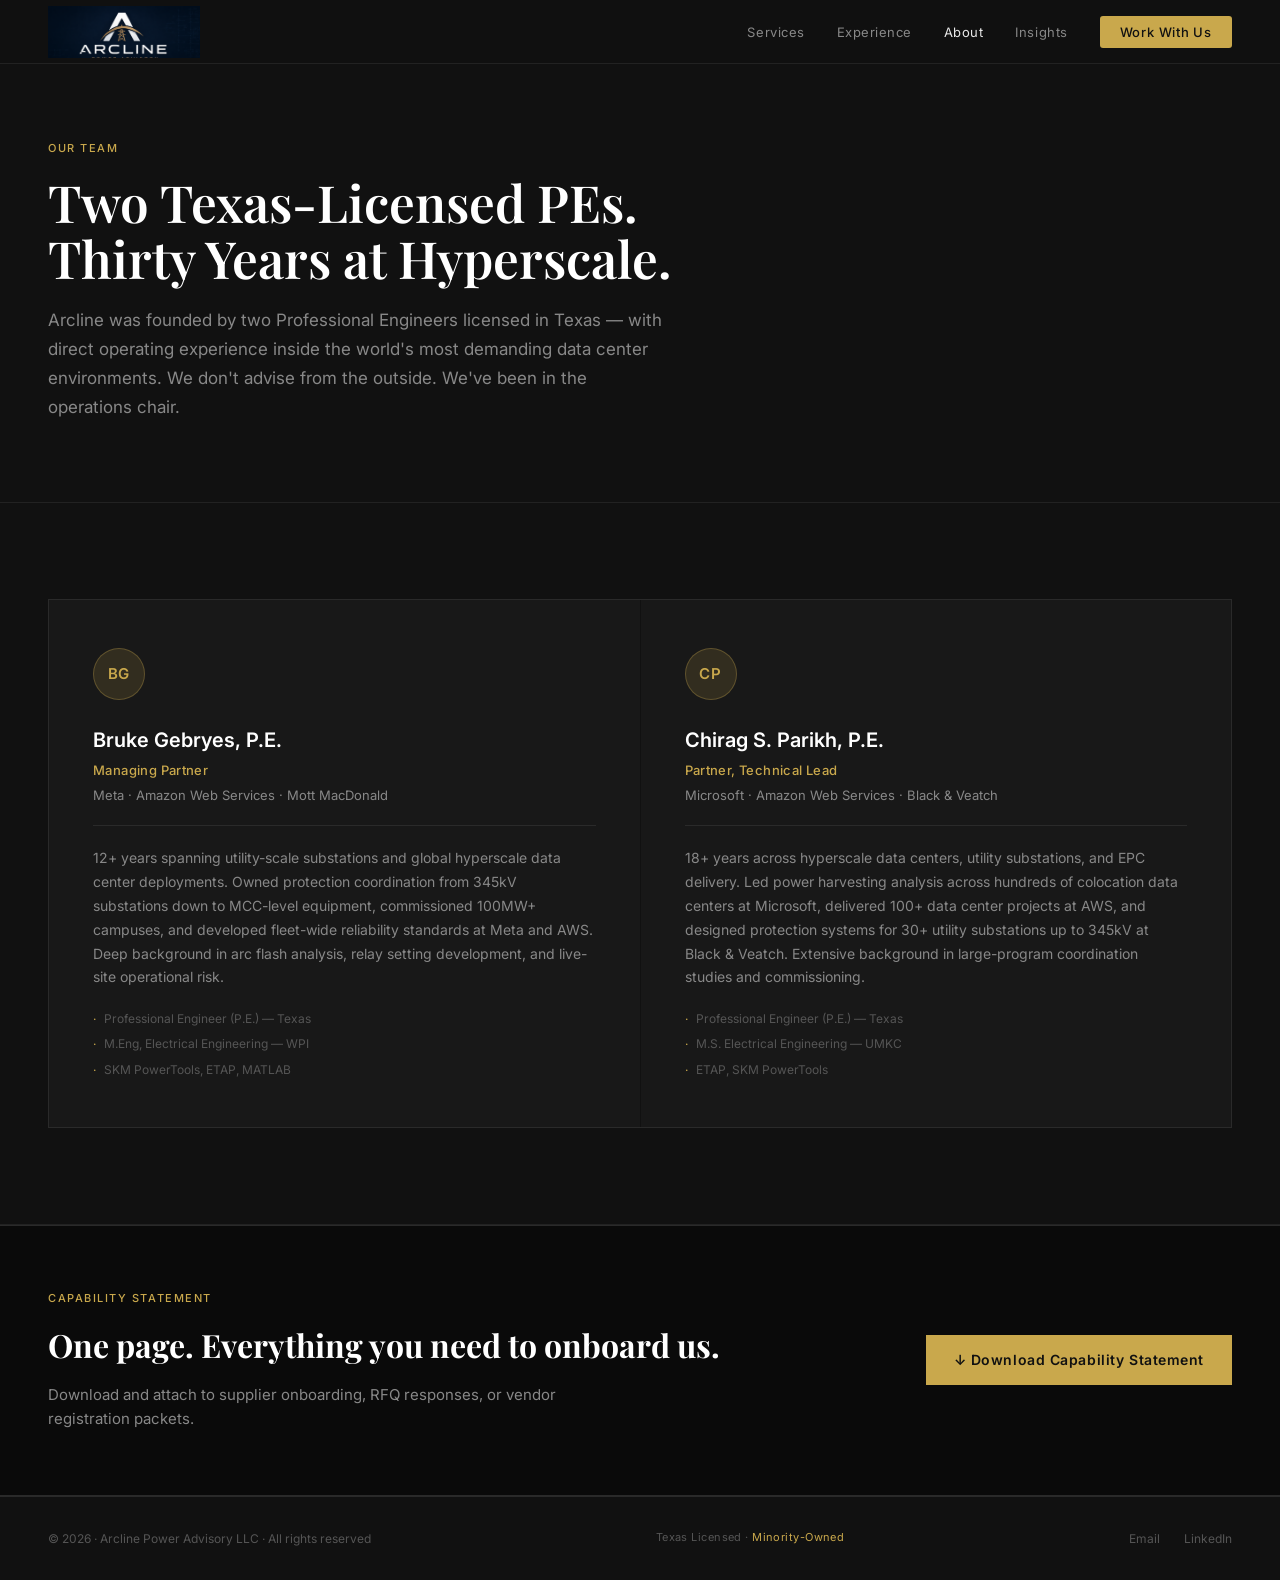
<file: about.html>
<!DOCTYPE html>
<html lang="en">
<head>
  <meta charset="UTF-8" />
  <meta name="viewport" content="width=device-width, initial-scale=1.0" />
  <title>About — Arcline Power Advisory</title>
  <meta name="description" content="Two Texas-licensed PEs with 30+ years at Meta, AWS, Microsoft, and Black & Veatch. Arcline Power Advisory brings hyperscale operating experience to every engagement." />
  <link rel="preconnect" href="https://fonts.googleapis.com" />
  <link rel="preconnect" href="https://fonts.gstatic.com" crossorigin />
  <link href="https://fonts.googleapis.com/css2?family=Inter:wght@300;400;500;600&family=Playfair+Display:ital,wght@0,600;1,500&display=swap" rel="stylesheet" />
  <style>
    *, *::before, *::after { box-sizing: border-box; margin: 0; padding: 0; }
    :root {
      --bg: #111111; --bg-card: #181818; --bg-card2: #1e1e1e;
      --border: #2a2a2a; --border-subtle: #222222;
      --gold: #c9a84c; --gold-light: #dfc278; --gold-dim: rgba(201,168,76,0.15);
      --text: #e8e8e8; --text-muted: #888; --text-dim: #555; --white: #ffffff;
    }
    html { scroll-behavior: smooth; font-size: 16px; }
    body { font-family: 'Inter', sans-serif; background: var(--bg); color: var(--text); line-height: 1.6; -webkit-font-smoothing: antialiased; }
    nav { position: fixed; top: 0; left: 0; right: 0; z-index: 100; display: flex; align-items: center; justify-content: space-between; padding: 0 48px; height: 64px; background: rgba(17,17,17,0.92); backdrop-filter: blur(12px); border-bottom: 1px solid var(--border-subtle); }
    .nav-logo { display: flex; align-items: center; text-decoration: none; }
    .nav-logo span { color: var(--gold); }
    .nav-links { display: flex; align-items: center; gap: 32px; list-style: none; }
    .nav-links a { font-size: 13px; font-weight: 400; letter-spacing: 0.04em; color: var(--text-muted); text-decoration: none; transition: color 0.2s; }
    .nav-links a:hover, .nav-links a.nav-active { color: var(--text); }
    .nav-cta { font-size: 13px !important; font-weight: 500 !important; letter-spacing: 0.06em !important; color: var(--bg) !important; background: var(--gold); padding: 8px 20px; border-radius: 3px; text-decoration: none; transition: background 0.2s; }
    .nav-cta:hover { background: var(--gold-light) !important; color: var(--bg) !important; }
    .page-header { padding: 140px 48px 80px; border-bottom: 1px solid var(--border-subtle); }
    .page-eyebrow { font-size: 11px; font-weight: 500; letter-spacing: 0.14em; text-transform: uppercase; color: var(--gold); margin-bottom: 16px; }
    .page-headline { font-family: 'Playfair Display', serif; font-size: clamp(36px, 4vw, 56px); font-weight: 600; color: var(--white); line-height: 1.1; margin-bottom: 20px; max-width: 700px; }
    .page-sub { font-size: 17px; color: var(--text-muted); max-width: 620px; line-height: 1.7; }
    section { padding: 96px 48px; border-bottom: 1px solid var(--border-subtle); }
    .section-eyebrow { font-size: 11px; font-weight: 500; letter-spacing: 0.14em; text-transform: uppercase; color: var(--gold); margin-bottom: 16px; }
    .section-headline { font-family: 'Playfair Display', serif; font-size: clamp(28px, 3vw, 44px); font-weight: 600; color: var(--white); line-height: 1.15; margin-bottom: 20px; max-width: 640px; }
    .section-sub { font-size: 16px; color: var(--text-muted); max-width: 580px; line-height: 1.7; margin-bottom: 56px; }
    .team-grid { display: grid; grid-template-columns: 1fr 1fr; gap: 1px; border: 1px solid var(--border); }
    .team-card { background: var(--bg-card); padding: 48px 44px; }
    .team-avatar { width: 52px; height: 52px; border-radius: 50%; background: var(--gold-dim); border: 1px solid rgba(201,168,76,0.3); display: flex; align-items: center; justify-content: center; font-size: 15px; font-weight: 600; color: var(--gold); letter-spacing: 0.04em; margin-bottom: 24px; }
    .team-name { font-size: 20px; font-weight: 600; color: var(--white); margin-bottom: 4px; }
    .team-role { font-size: 13px; color: var(--gold); font-weight: 500; margin-bottom: 4px; letter-spacing: 0.03em; }
    .team-employers { font-size: 13px; color: var(--text-muted); margin-bottom: 20px; }
    .team-bio { font-size: 14px; color: var(--text-muted); line-height: 1.7; margin-bottom: 20px; padding-top: 20px; border-top: 1px solid var(--border); }
    .team-creds { display: flex; flex-direction: column; gap: 6px; }
    .team-cred { font-size: 12px; color: var(--text-dim); display: flex; align-items: center; gap: 8px; }
    .team-cred::before { content: '·'; color: var(--gold); }
    .cap-strip { background: #0a0a0a; border-top: 1px solid #2a2a2a; border-bottom: 1px solid #2a2a2a; padding: 64px 48px; display: flex; align-items: center; justify-content: space-between; gap: 40px; flex-wrap: wrap; }
    .cap-strip .section-eyebrow { margin-bottom: 12px; }
    .cap-strip h2 { font-family: 'Playfair Display', serif; font-size: clamp(1.5rem, 3vw, 2rem); color: var(--white); margin-bottom: 12px; }
    .cap-strip p { color: var(--text-muted); font-size: 15px; max-width: 540px; }
    .cap-btn { display: inline-flex; align-items: center; gap: 10px; background: var(--gold); color: #111; font-weight: 600; font-size: 14px; letter-spacing: 0.04em; padding: 14px 28px; text-decoration: none; white-space: nowrap; flex-shrink: 0; }
    .cap-btn:hover { background: var(--gold-light); }
    footer { padding: 32px 48px; display: flex; align-items: center; justify-content: space-between; border-top: 1px solid var(--border); }
    .footer-copy { font-size: 12px; color: var(--text-dim); }
    .footer-links { display: flex; gap: 24px; }
    .footer-links a { font-size: 12px; color: var(--text-dim); text-decoration: none; transition: color 0.2s; }
    .footer-links a:hover { color: var(--gold); }
    .footer-badge { font-size: 11px; color: var(--text-dim); letter-spacing: 0.04em; }
    .footer-badge span { color: var(--gold); }
    @media (max-width: 900px) {
      nav { padding: 0 24px; } .nav-links { display: none; }
      .page-header { padding: 100px 24px 60px; } section { padding: 64px 24px; }
      .team-grid { grid-template-columns: 1fr; }
      .cap-strip { flex-direction: column; padding: 48px 24px; }
      footer { flex-direction: column; gap: 16px; text-align: center; }
    }
  
    .nav-hamburger { display: none; flex-direction: column; gap: 5px; background: none; border: none; cursor: pointer; padding: 4px; z-index: 101; }
    .nav-hamburger span { display: block; width: 22px; height: 2px; background: var(--text); border-radius: 2px; transition: all 0.3s; }
    .nav-hamburger.open span:nth-child(1) { transform: translateY(7px) rotate(45deg); }
    .nav-hamburger.open span:nth-child(2) { opacity: 0; }
    .nav-hamburger.open span:nth-child(3) { transform: translateY(-7px) rotate(-45deg); }
    .nav-mobile { display: none; position: fixed; top: 64px; left: 0; right: 0; background: rgba(17,17,17,0.98); backdrop-filter: blur(12px); border-bottom: 1px solid var(--border); z-index: 99; padding: 24px 28px; }
    .nav-mobile ul { list-style: none; display: flex; flex-direction: column; gap: 0; }
    .nav-mobile ul li a { display: block; font-size: 16px; color: var(--text-muted); text-decoration: none; padding: 14px 0; border-bottom: 1px solid var(--border-subtle); letter-spacing: 0.04em; transition: color 0.2s; }
    .nav-mobile ul li:last-child a { border-bottom: none; }
    .nav-mobile ul li a:hover { color: var(--text); }
    .nav-mobile-cta { color: var(--gold) !important; font-weight: 500 !important; }
    .nav-mobile.open { display: block; }
    @media (max-width: 900px) { .nav-hamburger { display: flex; } }
  </style>
</head>
<body>

<nav>
  <a href="index.html" class="nav-logo"><img src="arcline-logo-chatgpt.png" alt="Arcline Power Advisory" style="height:52px;display:block;" /></a>
  <ul class="nav-links">
    <li><a href="services.html">Services</a></li>
    <li><a href="experience.html">Experience</a></li>
    <li><a href="about.html" class="nav-active">About</a></li>
    <li><a href="insights.html">Insights</a></li>
    <li><a href="contact.html" class="nav-cta">Work With Us</a></li>
  </ul>
  <button class="nav-hamburger" id="hamburger" aria-label="Open menu"><span></span><span></span><span></span></button>
</nav>
<div class="nav-mobile" id="nav-mobile">
  <ul>
    <li><a href="services.html">Services</a></li>
    <li><a href="experience.html">Experience</a></li>
    <li><a href="about.html">About</a></li>
    <li><a href="insights.html">Insights</a></li>
    <li><a href="contact.html" class="nav-mobile-cta">Work With Us</a></li>
  </ul>
</div>

<div class="page-header">
  <div class="page-eyebrow">Our Team</div>
  <h1 class="page-headline">Two Texas-Licensed PEs.<br />Thirty Years at Hyperscale.</h1>
  <p class="page-sub">Arcline was founded by two Professional Engineers licensed in Texas — with direct operating experience inside the world's most demanding data center environments. We don't advise from the outside. We've been in the operations chair.</p>
</div>

<section id="team">
  <div class="team-grid">
    <div class="team-card">
      <div class="team-avatar">BG</div>
      <div class="team-name">Bruke Gebryes, P.E.</div>
      <div class="team-role">Managing Partner</div>
      <div class="team-employers">Meta · Amazon Web Services · Mott MacDonald</div>
      <p class="team-bio">12+ years spanning utility-scale substations and global hyperscale data center deployments. Owned protection coordination from 345kV substations down to MCC-level equipment, commissioned 100MW+ campuses, and developed fleet-wide reliability standards at Meta and AWS. Deep background in arc flash analysis, relay setting development, and live-site operational risk.</p>
      <div class="team-creds">
        <div class="team-cred">Professional Engineer (P.E.) — Texas</div>
        <div class="team-cred">M.Eng, Electrical Engineering — WPI</div>
        <div class="team-cred">SKM PowerTools, ETAP, MATLAB</div>
      </div>
    </div>
    <div class="team-card">
      <div class="team-avatar">CP</div>
      <div class="team-name">Chirag S. Parikh, P.E.</div>
      <div class="team-role">Partner, Technical Lead</div>
      <div class="team-employers">Microsoft · Amazon Web Services · Black &amp; Veatch</div>
      <p class="team-bio">18+ years across hyperscale data centers, utility substations, and EPC delivery. Led power harvesting analysis across hundreds of colocation data centers at Microsoft, delivered 100+ data center projects at AWS, and designed protection systems for 30+ utility substations up to 345kV at Black &amp; Veatch. Extensive background in large-program coordination studies and commissioning.</p>
      <div class="team-creds">
        <div class="team-cred">Professional Engineer (P.E.) — Texas</div>
        <div class="team-cred">M.S. Electrical Engineering — UMKC</div>
        <div class="team-cred">ETAP, SKM PowerTools</div>
      </div>
    </div>
  </div>
</section>

<div class="cap-strip">
  <div>
    <div class="section-eyebrow">Capability Statement</div>
    <h2>One page. Everything you need to onboard us.</h2>
    <p>Download and attach to supplier onboarding, RFQ responses, or vendor registration packets.</p>
  </div>
  <a href="/Arcline_Power_Advisory_Capability_Statement.pdf" download class="cap-btn">↓ Download Capability Statement</a>
</div>

<footer>
  <div class="footer-copy">© 2026 · Arcline Power Advisory LLC · All rights reserved</div>
  <div class="footer-badge">Texas Licensed · <span>Minority-Owned</span></div>
  <div class="footer-links">
    <a href="mailto:bruke@arclinepoweradvisory.com">Email</a>
    <a href="https://linkedin.com">LinkedIn</a>
  </div>
</footer>

<script>
  const hamburger = document.getElementById('hamburger');
  const navMobile = document.getElementById('nav-mobile');
  hamburger.addEventListener('click', () => {
    hamburger.classList.toggle('open');
    navMobile.classList.toggle('open');
  });
  navMobile.querySelectorAll('a').forEach(a => {
    a.addEventListener('click', () => {
      hamburger.classList.remove('open');
      navMobile.classList.remove('open');
    });
  });
</script>
</body>
</html>
</file>
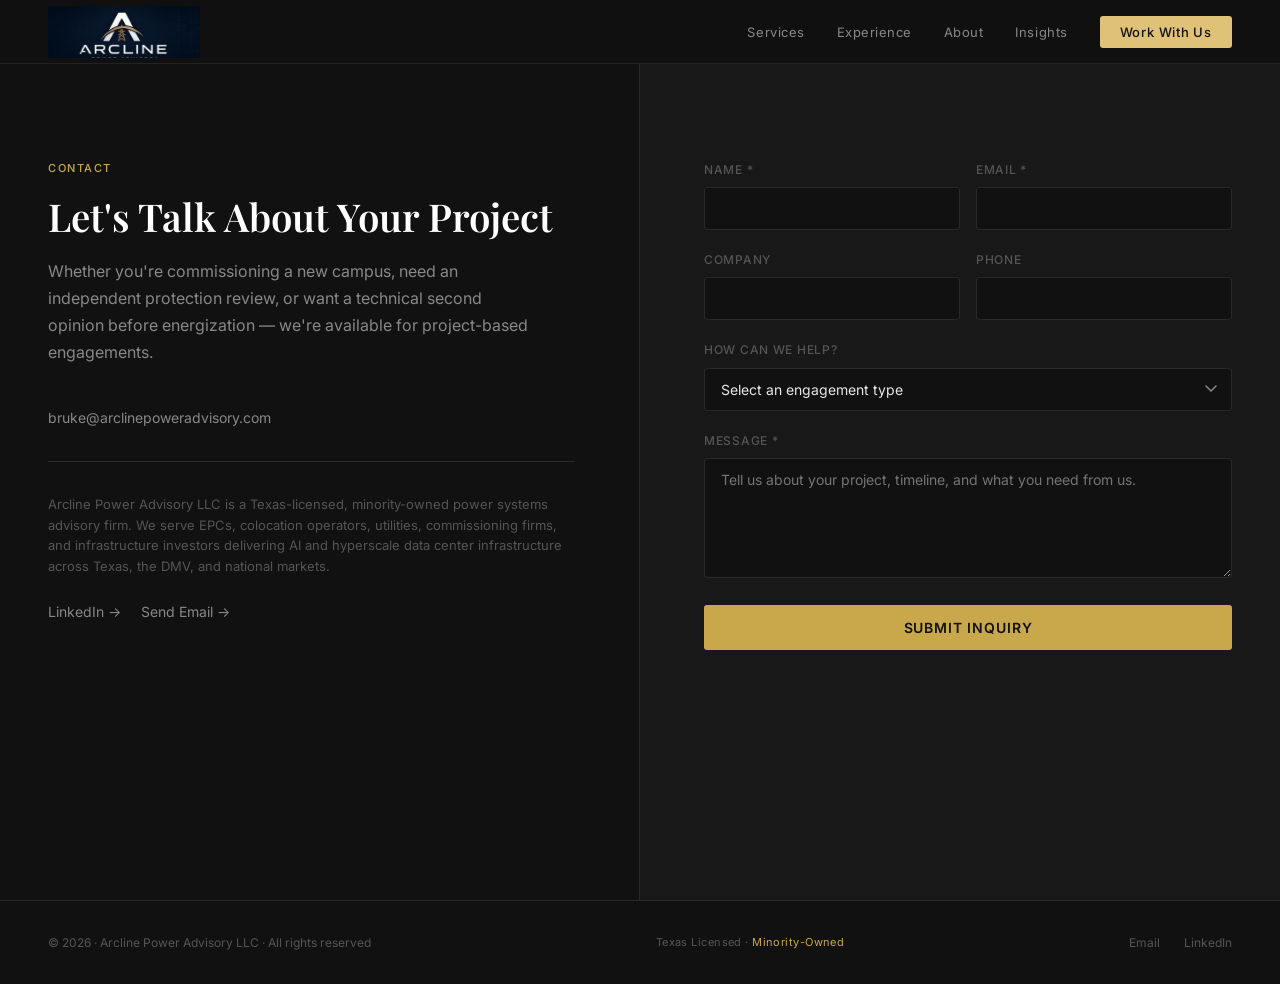
<file: contact.html>
<!DOCTYPE html>
<html lang="en">
<head>
  <meta charset="UTF-8" />
  <meta name="viewport" content="width=device-width, initial-scale=1.0" />
  <title>Contact — Arcline Power Advisory</title>
  <meta name="description" content="Start a conversation with Arcline Power Advisory. Project-based engagements for EPCs, colocation operators, utilities, and infrastructure teams." />
  <link rel="preconnect" href="https://fonts.googleapis.com" />
  <link rel="preconnect" href="https://fonts.gstatic.com" crossorigin />
  <link href="https://fonts.googleapis.com/css2?family=Inter:wght@300;400;500;600&family=Playfair+Display:ital,wght@0,600;1,500&display=swap" rel="stylesheet" />
  <style>
    *, *::before, *::after { box-sizing: border-box; margin: 0; padding: 0; }
    :root {
      --bg: #111111; --bg-card: #181818; --bg-card2: #1e1e1e;
      --border: #2a2a2a; --border-subtle: #222222;
      --gold: #c9a84c; --gold-light: #dfc278; --gold-dim: rgba(201,168,76,0.15);
      --text: #e8e8e8; --text-muted: #888; --text-dim: #555; --white: #ffffff;
    }
    html { scroll-behavior: smooth; font-size: 16px; }
    body { font-family: 'Inter', sans-serif; background: var(--bg); color: var(--text); line-height: 1.6; -webkit-font-smoothing: antialiased; }
    nav { position: fixed; top: 0; left: 0; right: 0; z-index: 100; display: flex; align-items: center; justify-content: space-between; padding: 0 48px; height: 64px; background: rgba(17,17,17,0.92); backdrop-filter: blur(12px); border-bottom: 1px solid var(--border-subtle); }
    .nav-logo { display: flex; align-items: center; text-decoration: none; }
    .nav-logo span { color: var(--gold); }
    .nav-links { display: flex; align-items: center; gap: 32px; list-style: none; }
    .nav-links a { font-size: 13px; font-weight: 400; letter-spacing: 0.04em; color: var(--text-muted); text-decoration: none; transition: color 0.2s; }
    .nav-links a:hover, .nav-links a.nav-active { color: var(--text); }
    .nav-cta { font-size: 13px !important; font-weight: 500 !important; letter-spacing: 0.06em !important; color: var(--bg) !important; background: var(--gold); padding: 8px 20px; border-radius: 3px; text-decoration: none; transition: background 0.2s; }
    .nav-cta:hover { background: var(--gold-light) !important; color: var(--bg) !important; }
    .nav-cta.nav-active { background: var(--gold-light) !important; }
    .section-eyebrow { font-size: 11px; font-weight: 500; letter-spacing: 0.14em; text-transform: uppercase; color: var(--gold); margin-bottom: 16px; }
    .section-headline { font-family: 'Playfair Display', serif; font-size: clamp(28px, 3vw, 44px); font-weight: 600; color: var(--white); line-height: 1.15; margin-bottom: 20px; max-width: 640px; }
    .section-sub { font-size: 16px; color: var(--text-muted); max-width: 480px; line-height: 1.7; }
    #contact { display: grid; grid-template-columns: 1fr 1fr; gap: 0; padding: 0; min-height: calc(100vh - 64px); margin-top: 64px; }
    .contact-left { padding: 96px 64px 96px 48px; border-right: 1px solid var(--border); }
    .contact-right { padding: 96px 48px 96px 64px; background: var(--bg-card); }
    .contact-info { margin-top: 40px; display: flex; flex-direction: column; gap: 12px; }
    .contact-item { font-size: 14px; color: var(--text-muted); text-decoration: none; transition: color 0.2s; }
    .contact-item:hover { color: var(--gold); }
    .contact-divider { margin: 32px 0; border: none; border-top: 1px solid var(--border); }
    .contact-note { font-size: 13px; color: var(--text-dim); line-height: 1.6; }
    .form-group { margin-bottom: 20px; }
    .form-group label { display: block; font-size: 12px; font-weight: 500; letter-spacing: 0.06em; text-transform: uppercase; color: var(--text-dim); margin-bottom: 8px; }
    .form-group input, .form-group select, .form-group textarea { width: 100%; background: var(--bg); border: 1px solid var(--border); color: var(--text); font-family: 'Inter', sans-serif; font-size: 14px; padding: 12px 16px; border-radius: 3px; outline: none; transition: border-color 0.2s; -webkit-appearance: none; }
    .form-group input:focus, .form-group select:focus, .form-group textarea:focus { border-color: var(--gold); }
    .form-group select { background-image: url("data:image/svg+xml,%3Csvg xmlns='http://www.w3.org/2000/svg' width='12' height='8' viewBox='0 0 12 8'%3E%3Cpath d='M1 1l5 5 5-5' stroke='%23888' stroke-width='1.5' fill='none' stroke-linecap='round'/%3E%3C/svg%3E"); background-repeat: no-repeat; background-position: right 14px center; cursor: pointer; }
    .form-group textarea { resize: vertical; min-height: 120px; }
    .form-row { display: grid; grid-template-columns: 1fr 1fr; gap: 16px; }
    .form-honeypot { display: none; }
    .form-submit { width: 100%; background: var(--gold); color: var(--bg); font-family: 'Inter', sans-serif; font-size: 14px; font-weight: 600; letter-spacing: 0.06em; text-transform: uppercase; padding: 14px 24px; border: none; border-radius: 3px; cursor: pointer; transition: background 0.2s; }
    .form-submit:hover { background: var(--gold-light); }
    footer { padding: 32px 48px; display: flex; align-items: center; justify-content: space-between; border-top: 1px solid var(--border); }
    .footer-copy { font-size: 12px; color: var(--text-dim); }
    .footer-links { display: flex; gap: 24px; }
    .footer-links a { font-size: 12px; color: var(--text-dim); text-decoration: none; transition: color 0.2s; }
    .footer-links a:hover { color: var(--gold); }
    .footer-badge { font-size: 11px; color: var(--text-dim); letter-spacing: 0.04em; }
    .footer-badge span { color: var(--gold); }
    @media (max-width: 900px) {
      nav { padding: 0 24px; } .nav-links { display: none; }
      #contact { grid-template-columns: 1fr; margin-top: 64px; min-height: auto; }
      .contact-left { padding: 64px 24px; border-right: none; border-bottom: 1px solid var(--border); }
      .contact-right { padding: 64px 24px; }
      .form-row { grid-template-columns: 1fr; }
      footer { flex-direction: column; gap: 16px; text-align: center; }
    }
  
    .nav-hamburger { display: none; flex-direction: column; gap: 5px; background: none; border: none; cursor: pointer; padding: 4px; z-index: 101; }
    .nav-hamburger span { display: block; width: 22px; height: 2px; background: var(--text); border-radius: 2px; transition: all 0.3s; }
    .nav-hamburger.open span:nth-child(1) { transform: translateY(7px) rotate(45deg); }
    .nav-hamburger.open span:nth-child(2) { opacity: 0; }
    .nav-hamburger.open span:nth-child(3) { transform: translateY(-7px) rotate(-45deg); }
    .nav-mobile { display: none; position: fixed; top: 64px; left: 0; right: 0; background: rgba(17,17,17,0.98); backdrop-filter: blur(12px); border-bottom: 1px solid var(--border); z-index: 99; padding: 24px 28px; }
    .nav-mobile ul { list-style: none; display: flex; flex-direction: column; gap: 0; }
    .nav-mobile ul li a { display: block; font-size: 16px; color: var(--text-muted); text-decoration: none; padding: 14px 0; border-bottom: 1px solid var(--border-subtle); letter-spacing: 0.04em; transition: color 0.2s; }
    .nav-mobile ul li:last-child a { border-bottom: none; }
    .nav-mobile ul li a:hover { color: var(--text); }
    .nav-mobile-cta { color: var(--gold) !important; font-weight: 500 !important; }
    .nav-mobile.open { display: block; }
    @media (max-width: 900px) { .nav-hamburger { display: flex; } }
  </style>
</head>
<body>

<nav>
  <a href="index.html" class="nav-logo"><img src="arcline-logo-chatgpt.png" alt="Arcline Power Advisory" style="height:52px;display:block;" /></a>
  <ul class="nav-links">
    <li><a href="services.html">Services</a></li>
    <li><a href="experience.html">Experience</a></li>
    <li><a href="about.html">About</a></li>
    <li><a href="insights.html">Insights</a></li>
    <li><a href="contact.html" class="nav-cta nav-active">Work With Us</a></li>
  </ul>
  <button class="nav-hamburger" id="hamburger" aria-label="Open menu"><span></span><span></span><span></span></button>
</nav>
<div class="nav-mobile" id="nav-mobile">
  <ul>
    <li><a href="services.html">Services</a></li>
    <li><a href="experience.html">Experience</a></li>
    <li><a href="about.html">About</a></li>
    <li><a href="insights.html">Insights</a></li>
    <li><a href="contact.html" class="nav-mobile-cta">Work With Us</a></li>
  </ul>
</div>

<section id="contact">
  <div class="contact-left">
    <div class="section-eyebrow">Contact</div>
    <h2 class="section-headline">Let's Talk About Your Project</h2>
    <p class="section-sub">Whether you're commissioning a new campus, need an independent protection review, or want a technical second opinion before energization — we're available for project-based engagements.</p>
    <div class="contact-info">
      <a href="mailto:bruke@arclinepoweradvisory.com" class="contact-item">bruke@arclinepoweradvisory.com</a>
    </div>
    <hr class="contact-divider" />
    <p class="contact-note">
      Arcline Power Advisory LLC is a Texas-licensed, minority-owned power systems advisory firm. We serve EPCs, colocation operators, utilities, commissioning firms, and infrastructure investors delivering AI and hyperscale data center infrastructure across Texas, the DMV, and national markets.
    </p>
    <div style="margin-top: 24px; display: flex; gap: 20px;">
      <a href="https://linkedin.com" class="contact-item">LinkedIn →</a>
      <a href="mailto:bruke@arclinepoweradvisory.com" class="contact-item">Send Email →</a>
    </div>
  </div>
  <div class="contact-right">
    <form name="contact" id="contact-form" method="POST" action="/success.html" data-netlify="true" netlify-honeypot="bot-field">
      <input type="hidden" name="form-name" value="contact" />
      <div class="form-honeypot">
        <label>Don't fill this out: <input name="bot-field" /></label>
      </div>
      <div class="form-row">
        <div class="form-group">
          <label for="name">Name *</label>
          <input type="text" id="name" name="name" required />
        </div>
        <div class="form-group">
          <label for="email">Email *</label>
          <input type="email" id="email" name="email" required />
        </div>
      </div>
      <div class="form-row">
        <div class="form-group">
          <label for="company">Company</label>
          <input type="text" id="company" name="company" />
        </div>
        <div class="form-group">
          <label for="phone">Phone</label>
          <input type="tel" id="phone" name="phone" />
        </div>
      </div>
      <div class="form-group">
        <label for="service">How Can We Help?</label>
        <select id="service" name="service">
          <option value="">Select an engagement type</option>
          <option value="independent-review">Independent Power Systems Review (Fixed-Fee)</option>
          <option value="arc-flash-qc">Arc Flash / Protection QA</option>
          <option value="commissioning-readiness">Commissioning Readiness Review</option>
          <option value="utility-interconnection">Utility Interconnection / Large-Load Review</option>
          <option value="reliability-incident">Reliability / Incident Response</option>
          <option value="owners-engineer">Owner's Engineer / Technical Due Diligence</option>
          <option value="other">Other / General Inquiry</option>
        </select>
      </div>
      <div class="form-group">
        <label for="message">Message *</label>
        <textarea id="message" name="message" required placeholder="Tell us about your project, timeline, and what you need from us."></textarea>
      </div>
      <button type="submit" class="form-submit">Submit Inquiry</button>
    </form>
  </div>
</section>

<footer>
  <div class="footer-copy">© 2026 · Arcline Power Advisory LLC · All rights reserved</div>
  <div class="footer-badge">Texas Licensed · <span>Minority-Owned</span></div>
  <div class="footer-links">
    <a href="mailto:bruke@arclinepoweradvisory.com">Email</a>
    <a href="https://linkedin.com">LinkedIn</a>
  </div>
</footer>

<script>
  const hamburger = document.getElementById('hamburger');
  const navMobile = document.getElementById('nav-mobile');
  hamburger.addEventListener('click', () => {
    hamburger.classList.toggle('open');
    navMobile.classList.toggle('open');
  });
  navMobile.querySelectorAll('a').forEach(a => {
    a.addEventListener('click', () => {
      hamburger.classList.remove('open');
      navMobile.classList.remove('open');
    });
  });
</script>
</body>
</html>
</file>
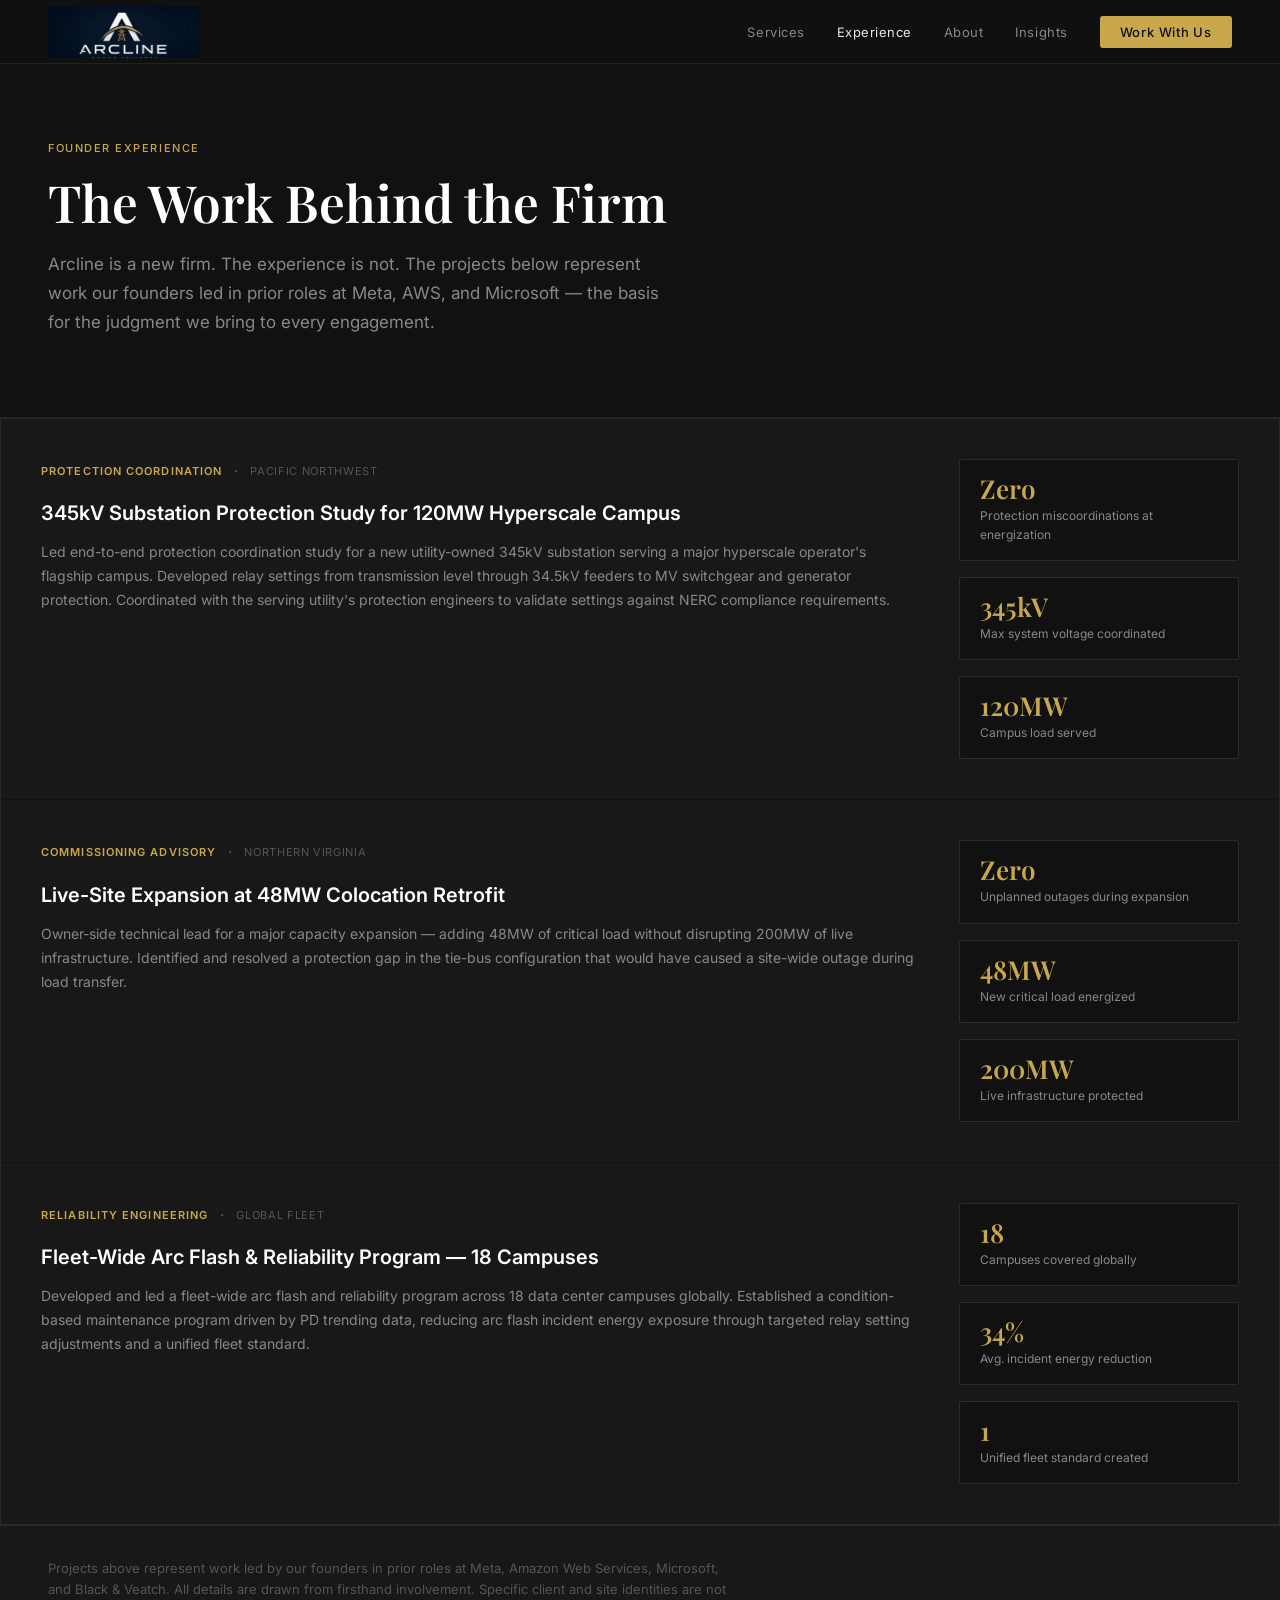
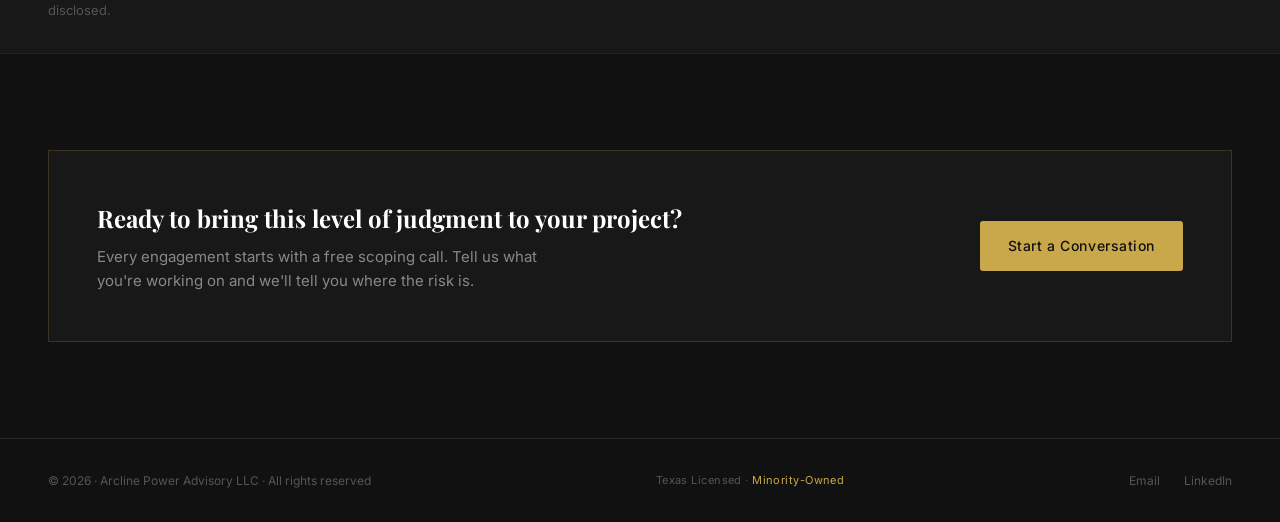
<file: experience.html>
<!DOCTYPE html>
<html lang="en">
<head>
  <meta charset="UTF-8" />
  <meta name="viewport" content="width=device-width, initial-scale=1.0" />
  <title>Founder Experience — Arcline Power Advisory</title>
  <meta name="description" content="The work behind the firm. Projects our founders led at Meta, AWS, Microsoft, and Black & Veatch." />
  <link rel="preconnect" href="https://fonts.googleapis.com" />
  <link rel="preconnect" href="https://fonts.gstatic.com" crossorigin />
  <link href="https://fonts.googleapis.com/css2?family=Inter:wght@300;400;500;600&family=Playfair+Display:ital,wght@0,600;1,500&display=swap" rel="stylesheet" />
  <style>
    *, *::before, *::after { box-sizing: border-box; margin: 0; padding: 0; }
    :root {
      --bg: #111111; --bg-card: #181818; --bg-card2: #1e1e1e;
      --border: #2a2a2a; --border-subtle: #222222;
      --gold: #c9a84c; --gold-light: #dfc278; --gold-dim: rgba(201,168,76,0.15);
      --text: #e8e8e8; --text-muted: #888; --text-dim: #555; --white: #ffffff;
    }
    html { scroll-behavior: smooth; font-size: 16px; }
    body { font-family: 'Inter', sans-serif; background: var(--bg); color: var(--text); line-height: 1.6; -webkit-font-smoothing: antialiased; }
    nav { position: fixed; top: 0; left: 0; right: 0; z-index: 100; display: flex; align-items: center; justify-content: space-between; padding: 0 48px; height: 64px; background: rgba(17,17,17,0.92); backdrop-filter: blur(12px); border-bottom: 1px solid var(--border-subtle); }
    .nav-logo { display: flex; align-items: center; text-decoration: none; }
    .nav-logo span { color: var(--gold); }
    .nav-links { display: flex; align-items: center; gap: 32px; list-style: none; }
    .nav-links a { font-size: 13px; font-weight: 400; letter-spacing: 0.04em; color: var(--text-muted); text-decoration: none; transition: color 0.2s; }
    .nav-links a:hover, .nav-links a.nav-active { color: var(--text); }
    .nav-cta { font-size: 13px !important; font-weight: 500 !important; letter-spacing: 0.06em !important; color: var(--bg) !important; background: var(--gold); padding: 8px 20px; border-radius: 3px; text-decoration: none; transition: background 0.2s; }
    .nav-cta:hover { background: var(--gold-light) !important; color: var(--bg) !important; }
    .page-header { padding: 140px 48px 80px; border-bottom: 1px solid var(--border-subtle); }
    .page-eyebrow { font-size: 11px; font-weight: 500; letter-spacing: 0.14em; text-transform: uppercase; color: var(--gold); margin-bottom: 16px; }
    .page-headline { font-family: 'Playfair Display', serif; font-size: clamp(36px, 4vw, 56px); font-weight: 600; color: var(--white); line-height: 1.1; margin-bottom: 20px; max-width: 700px; }
    .page-sub { font-size: 17px; color: var(--text-muted); max-width: 620px; line-height: 1.7; }
    section { padding: 96px 48px; border-bottom: 1px solid var(--border-subtle); }
    .cases-grid { display: grid; gap: 1px; border: 1px solid var(--border); }
    .case-card { background: var(--bg-card); padding: 40px 40px; display: grid; grid-template-columns: 1fr 280px; gap: 40px; transition: background 0.2s; }
    .case-card:hover { background: var(--bg-card2); }
    .case-meta { display: flex; gap: 12px; align-items: center; margin-bottom: 16px; }
    .case-type { font-size: 11px; font-weight: 600; letter-spacing: 0.1em; text-transform: uppercase; color: var(--gold); }
    .case-dot { color: var(--text-dim); }
    .case-location { font-size: 11px; letter-spacing: 0.06em; color: var(--text-dim); text-transform: uppercase; }
    .case-title { font-size: 20px; font-weight: 600; color: var(--white); line-height: 1.3; margin-bottom: 14px; }
    .case-desc { font-size: 14px; color: var(--text-muted); line-height: 1.7; }
    .case-metrics { display: flex; flex-direction: column; gap: 16px; justify-content: center; }
    .case-metric { padding: 16px 20px; background: var(--bg); border: 1px solid var(--border); border-radius: 2px; }
    .case-metric-num { font-family: 'Playfair Display', serif; font-size: 26px; font-weight: 600; color: var(--gold); line-height: 1; margin-bottom: 4px; }
    .case-metric-label { font-size: 12px; color: var(--text-muted); }
    .disclaimer { padding: 32px 48px; background: var(--bg-card); border-top: 1px solid var(--border); }
    .disclaimer p { font-size: 13px; color: var(--text-dim); line-height: 1.6; max-width: 680px; }
    .btn-primary { font-size: 14px; font-weight: 500; letter-spacing: 0.04em; color: var(--bg); background: var(--gold); padding: 14px 28px; border-radius: 3px; text-decoration: none; transition: background 0.2s; white-space: nowrap; }
    .btn-primary:hover { background: var(--gold-light); }
    .cta-strip { background: var(--bg-card); border: 1px solid rgba(201,168,76,0.2); padding: 48px; display: flex; align-items: center; justify-content: space-between; gap: 32px; flex-wrap: wrap; margin: 96px 48px; }
    .cta-strip-text h3 { font-family: 'Playfair Display', serif; font-size: 24px; color: var(--white); margin-bottom: 8px; }
    .cta-strip-text p { font-size: 15px; color: var(--text-muted); max-width: 480px; }
    footer { padding: 32px 48px; display: flex; align-items: center; justify-content: space-between; border-top: 1px solid var(--border); }
    .footer-copy { font-size: 12px; color: var(--text-dim); }
    .footer-links { display: flex; gap: 24px; }
    .footer-links a { font-size: 12px; color: var(--text-dim); text-decoration: none; transition: color 0.2s; }
    .footer-links a:hover { color: var(--gold); }
    .footer-badge { font-size: 11px; color: var(--text-dim); letter-spacing: 0.04em; }
    .footer-badge span { color: var(--gold); }
    @media (max-width: 900px) {
      nav { padding: 0 24px; } .nav-links { display: none; }
      .page-header { padding: 100px 24px 60px; } section { padding: 64px 24px; }
      .case-card { grid-template-columns: 1fr; }
      .case-metrics { flex-direction: row; }
      .cta-strip { flex-direction: column; padding: 36px 24px; margin: 64px 24px; }
      footer { flex-direction: column; gap: 16px; text-align: center; }
    }
  
    .nav-hamburger { display: none; flex-direction: column; gap: 5px; background: none; border: none; cursor: pointer; padding: 4px; z-index: 101; }
    .nav-hamburger span { display: block; width: 22px; height: 2px; background: var(--text); border-radius: 2px; transition: all 0.3s; }
    .nav-hamburger.open span:nth-child(1) { transform: translateY(7px) rotate(45deg); }
    .nav-hamburger.open span:nth-child(2) { opacity: 0; }
    .nav-hamburger.open span:nth-child(3) { transform: translateY(-7px) rotate(-45deg); }
    .nav-mobile { display: none; position: fixed; top: 64px; left: 0; right: 0; background: rgba(17,17,17,0.98); backdrop-filter: blur(12px); border-bottom: 1px solid var(--border); z-index: 99; padding: 24px 28px; }
    .nav-mobile ul { list-style: none; display: flex; flex-direction: column; gap: 0; }
    .nav-mobile ul li a { display: block; font-size: 16px; color: var(--text-muted); text-decoration: none; padding: 14px 0; border-bottom: 1px solid var(--border-subtle); letter-spacing: 0.04em; transition: color 0.2s; }
    .nav-mobile ul li:last-child a { border-bottom: none; }
    .nav-mobile ul li a:hover { color: var(--text); }
    .nav-mobile-cta { color: var(--gold) !important; font-weight: 500 !important; }
    .nav-mobile.open { display: block; }
    @media (max-width: 900px) { .nav-hamburger { display: flex; } }
  </style>
</head>
<body>

<nav>
  <a href="index.html" class="nav-logo"><img src="arcline-logo-chatgpt.png" alt="Arcline Power Advisory" style="height:52px;display:block;" /></a>
  <ul class="nav-links">
    <li><a href="services.html">Services</a></li>
    <li><a href="experience.html" class="nav-active">Experience</a></li>
    <li><a href="about.html">About</a></li>
    <li><a href="insights.html">Insights</a></li>
    <li><a href="contact.html" class="nav-cta">Work With Us</a></li>
  </ul>
  <button class="nav-hamburger" id="hamburger" aria-label="Open menu"><span></span><span></span><span></span></button>
</nav>
<div class="nav-mobile" id="nav-mobile">
  <ul>
    <li><a href="services.html">Services</a></li>
    <li><a href="experience.html">Experience</a></li>
    <li><a href="about.html">About</a></li>
    <li><a href="insights.html">Insights</a></li>
    <li><a href="contact.html" class="nav-mobile-cta">Work With Us</a></li>
  </ul>
</div>

<div class="page-header">
  <div class="page-eyebrow">Founder Experience</div>
  <h1 class="page-headline">The Work Behind the Firm</h1>
  <p class="page-sub">Arcline is a new firm. The experience is not. The projects below represent work our founders led in prior roles at Meta, AWS, and Microsoft — the basis for the judgment we bring to every engagement.</p>
</div>

<section id="work" style="padding: 0;">
  <div class="cases-grid">
    <div class="case-card">
      <div>
        <div class="case-meta">
          <span class="case-type">Protection Coordination</span>
          <span class="case-dot">·</span>
          <span class="case-location">Pacific Northwest</span>
        </div>
        <div class="case-title">345kV Substation Protection Study for 120MW Hyperscale Campus</div>
        <p class="case-desc">Led end-to-end protection coordination study for a new utility-owned 345kV substation serving a major hyperscale operator's flagship campus. Developed relay settings from transmission level through 34.5kV feeders to MV switchgear and generator protection. Coordinated with the serving utility's protection engineers to validate settings against NERC compliance requirements.</p>
      </div>
      <div class="case-metrics">
        <div class="case-metric">
          <div class="case-metric-num">Zero</div>
          <div class="case-metric-label">Protection miscoordinations at energization</div>
        </div>
        <div class="case-metric">
          <div class="case-metric-num">345kV</div>
          <div class="case-metric-label">Max system voltage coordinated</div>
        </div>
        <div class="case-metric">
          <div class="case-metric-num">120MW</div>
          <div class="case-metric-label">Campus load served</div>
        </div>
      </div>
    </div>
    <div class="case-card">
      <div>
        <div class="case-meta">
          <span class="case-type">Commissioning Advisory</span>
          <span class="case-dot">·</span>
          <span class="case-location">Northern Virginia</span>
        </div>
        <div class="case-title">Live-Site Expansion at 48MW Colocation Retrofit</div>
        <p class="case-desc">Owner-side technical lead for a major capacity expansion — adding 48MW of critical load without disrupting 200MW of live infrastructure. Identified and resolved a protection gap in the tie-bus configuration that would have caused a site-wide outage during load transfer.</p>
      </div>
      <div class="case-metrics">
        <div class="case-metric">
          <div class="case-metric-num">Zero</div>
          <div class="case-metric-label">Unplanned outages during expansion</div>
        </div>
        <div class="case-metric">
          <div class="case-metric-num">48MW</div>
          <div class="case-metric-label">New critical load energized</div>
        </div>
        <div class="case-metric">
          <div class="case-metric-num">200MW</div>
          <div class="case-metric-label">Live infrastructure protected</div>
        </div>
      </div>
    </div>
    <div class="case-card">
      <div>
        <div class="case-meta">
          <span class="case-type">Reliability Engineering</span>
          <span class="case-dot">·</span>
          <span class="case-location">Global Fleet</span>
        </div>
        <div class="case-title">Fleet-Wide Arc Flash &amp; Reliability Program — 18 Campuses</div>
        <p class="case-desc">Developed and led a fleet-wide arc flash and reliability program across 18 data center campuses globally. Established a condition-based maintenance program driven by PD trending data, reducing arc flash incident energy exposure through targeted relay setting adjustments and a unified fleet standard.</p>
      </div>
      <div class="case-metrics">
        <div class="case-metric">
          <div class="case-metric-num">18</div>
          <div class="case-metric-label">Campuses covered globally</div>
        </div>
        <div class="case-metric">
          <div class="case-metric-num">34%</div>
          <div class="case-metric-label">Avg. incident energy reduction</div>
        </div>
        <div class="case-metric">
          <div class="case-metric-num">1</div>
          <div class="case-metric-label">Unified fleet standard created</div>
        </div>
      </div>
    </div>
  </div>
  <div class="disclaimer">
    <p>Projects above represent work led by our founders in prior roles at Meta, Amazon Web Services, Microsoft, and Black &amp; Veatch. All details are drawn from firsthand involvement. Specific client and site identities are not disclosed.</p>
  </div>
</section>

<div class="cta-strip">
  <div class="cta-strip-text">
    <h3>Ready to bring this level of judgment to your project?</h3>
    <p>Every engagement starts with a free scoping call. Tell us what you're working on and we'll tell you where the risk is.</p>
  </div>
  <a href="contact.html" class="btn-primary">Start a Conversation</a>
</div>

<footer>
  <div class="footer-copy">© 2026 · Arcline Power Advisory LLC · All rights reserved</div>
  <div class="footer-badge">Texas Licensed · <span>Minority-Owned</span></div>
  <div class="footer-links">
    <a href="mailto:bruke@arclinepoweradvisory.com">Email</a>
    <a href="https://linkedin.com">LinkedIn</a>
  </div>
</footer>

<script>
  const hamburger = document.getElementById('hamburger');
  const navMobile = document.getElementById('nav-mobile');
  hamburger.addEventListener('click', () => {
    hamburger.classList.toggle('open');
    navMobile.classList.toggle('open');
  });
  navMobile.querySelectorAll('a').forEach(a => {
    a.addEventListener('click', () => {
      hamburger.classList.remove('open');
      navMobile.classList.remove('open');
    });
  });
</script>
</body>
</html>
</file>
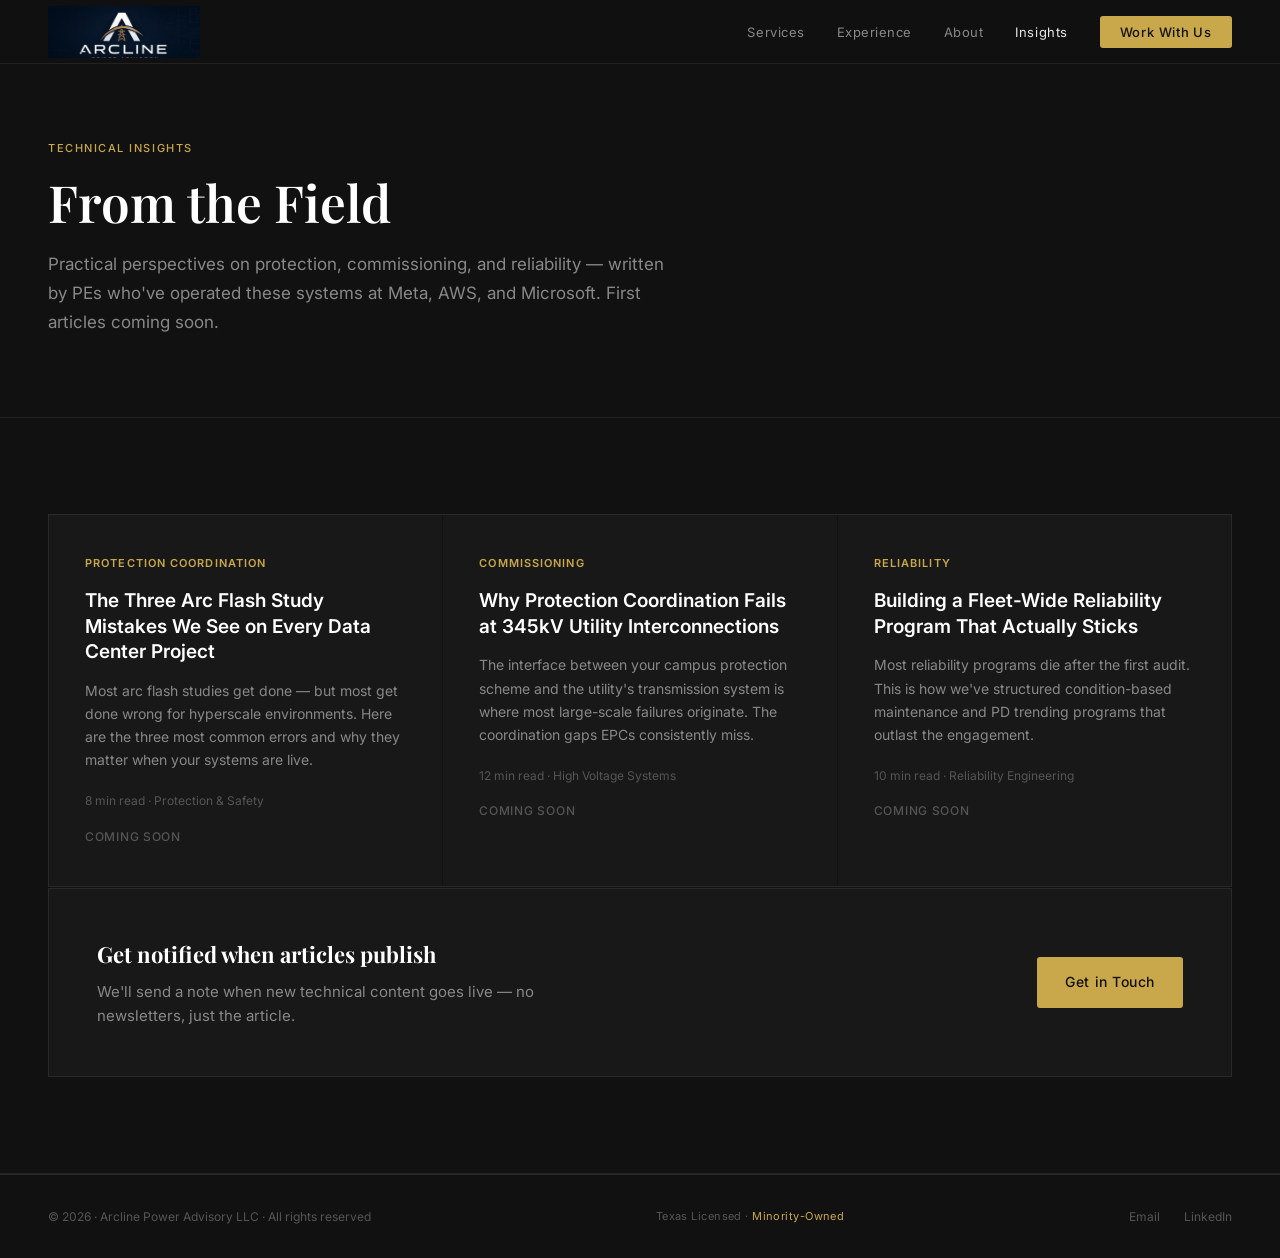
<file: insights.html>
<!DOCTYPE html>
<html lang="en">
<head>
  <meta charset="UTF-8" />
  <meta name="viewport" content="width=device-width, initial-scale=1.0" />
  <title>Insights — Arcline Power Advisory</title>
  <meta name="description" content="Technical perspectives on protection coordination, commissioning, and reliability — written by PEs who've operated hyperscale data center infrastructure." />
  <link rel="preconnect" href="https://fonts.googleapis.com" />
  <link rel="preconnect" href="https://fonts.gstatic.com" crossorigin />
  <link href="https://fonts.googleapis.com/css2?family=Inter:wght@300;400;500;600&family=Playfair+Display:ital,wght@0,600;1,500&display=swap" rel="stylesheet" />
  <style>
    *, *::before, *::after { box-sizing: border-box; margin: 0; padding: 0; }
    :root {
      --bg: #111111; --bg-card: #181818; --bg-card2: #1e1e1e;
      --border: #2a2a2a; --border-subtle: #222222;
      --gold: #c9a84c; --gold-light: #dfc278; --gold-dim: rgba(201,168,76,0.15);
      --text: #e8e8e8; --text-muted: #888; --text-dim: #555; --white: #ffffff;
    }
    html { scroll-behavior: smooth; font-size: 16px; }
    body { font-family: 'Inter', sans-serif; background: var(--bg); color: var(--text); line-height: 1.6; -webkit-font-smoothing: antialiased; }
    nav { position: fixed; top: 0; left: 0; right: 0; z-index: 100; display: flex; align-items: center; justify-content: space-between; padding: 0 48px; height: 64px; background: rgba(17,17,17,0.92); backdrop-filter: blur(12px); border-bottom: 1px solid var(--border-subtle); }
    .nav-logo { display: flex; align-items: center; text-decoration: none; }
    .nav-logo span { color: var(--gold); }
    .nav-links { display: flex; align-items: center; gap: 32px; list-style: none; }
    .nav-links a { font-size: 13px; font-weight: 400; letter-spacing: 0.04em; color: var(--text-muted); text-decoration: none; transition: color 0.2s; }
    .nav-links a:hover, .nav-links a.nav-active { color: var(--text); }
    .nav-cta { font-size: 13px !important; font-weight: 500 !important; letter-spacing: 0.06em !important; color: var(--bg) !important; background: var(--gold); padding: 8px 20px; border-radius: 3px; text-decoration: none; transition: background 0.2s; }
    .nav-cta:hover { background: var(--gold-light) !important; color: var(--bg) !important; }
    .page-header { padding: 140px 48px 80px; border-bottom: 1px solid var(--border-subtle); }
    .page-eyebrow { font-size: 11px; font-weight: 500; letter-spacing: 0.14em; text-transform: uppercase; color: var(--gold); margin-bottom: 16px; }
    .page-headline { font-family: 'Playfair Display', serif; font-size: clamp(36px, 4vw, 56px); font-weight: 600; color: var(--white); line-height: 1.1; margin-bottom: 20px; max-width: 700px; }
    .page-sub { font-size: 17px; color: var(--text-muted); max-width: 620px; line-height: 1.7; }
    section { padding: 96px 48px; border-bottom: 1px solid var(--border-subtle); }
    .insights-grid { display: grid; grid-template-columns: repeat(auto-fit, minmax(300px, 1fr)); gap: 1px; border: 1px solid var(--border); }
    .insight-card { background: var(--bg-card); padding: 40px 36px; transition: background 0.2s; }
    .insight-card:hover { background: var(--bg-card2); }
    .insight-tag { font-size: 11px; font-weight: 600; letter-spacing: 0.1em; text-transform: uppercase; color: var(--gold); margin-bottom: 16px; }
    .insight-title { font-size: 19px; font-weight: 600; color: var(--white); line-height: 1.35; margin-bottom: 14px; }
    .insight-desc { font-size: 14px; color: var(--text-muted); line-height: 1.65; margin-bottom: 20px; }
    .insight-meta { font-size: 12px; color: var(--text-dim); margin-bottom: 16px; }
    .insight-coming { font-size: 12px; font-weight: 500; color: var(--text-dim); letter-spacing: 0.06em; text-transform: uppercase; }
    .notify-strip { background: var(--bg-card); border: 1px solid var(--border); padding: 48px; margin-top: 1px; display: flex; align-items: center; justify-content: space-between; gap: 32px; flex-wrap: wrap; }
    .notify-strip h3 { font-family: 'Playfair Display', serif; font-size: 22px; color: var(--white); margin-bottom: 8px; }
    .notify-strip p { font-size: 15px; color: var(--text-muted); max-width: 440px; }
    .btn-primary { font-size: 14px; font-weight: 500; letter-spacing: 0.04em; color: var(--bg); background: var(--gold); padding: 14px 28px; border-radius: 3px; text-decoration: none; transition: background 0.2s; white-space: nowrap; }
    .btn-primary:hover { background: var(--gold-light); }
    footer { padding: 32px 48px; display: flex; align-items: center; justify-content: space-between; border-top: 1px solid var(--border); }
    .footer-copy { font-size: 12px; color: var(--text-dim); }
    .footer-links { display: flex; gap: 24px; }
    .footer-links a { font-size: 12px; color: var(--text-dim); text-decoration: none; transition: color 0.2s; }
    .footer-links a:hover { color: var(--gold); }
    .footer-badge { font-size: 11px; color: var(--text-dim); letter-spacing: 0.04em; }
    .footer-badge span { color: var(--gold); }
    @media (max-width: 900px) {
      nav { padding: 0 24px; } .nav-links { display: none; }
      .page-header { padding: 100px 24px 60px; } section { padding: 64px 24px; }
      .insights-grid { grid-template-columns: 1fr; }
      .notify-strip { flex-direction: column; padding: 36px 24px; }
      footer { flex-direction: column; gap: 16px; text-align: center; }
    }
  
    .nav-hamburger { display: none; flex-direction: column; gap: 5px; background: none; border: none; cursor: pointer; padding: 4px; z-index: 101; }
    .nav-hamburger span { display: block; width: 22px; height: 2px; background: var(--text); border-radius: 2px; transition: all 0.3s; }
    .nav-hamburger.open span:nth-child(1) { transform: translateY(7px) rotate(45deg); }
    .nav-hamburger.open span:nth-child(2) { opacity: 0; }
    .nav-hamburger.open span:nth-child(3) { transform: translateY(-7px) rotate(-45deg); }
    .nav-mobile { display: none; position: fixed; top: 64px; left: 0; right: 0; background: rgba(17,17,17,0.98); backdrop-filter: blur(12px); border-bottom: 1px solid var(--border); z-index: 99; padding: 24px 28px; }
    .nav-mobile ul { list-style: none; display: flex; flex-direction: column; gap: 0; }
    .nav-mobile ul li a { display: block; font-size: 16px; color: var(--text-muted); text-decoration: none; padding: 14px 0; border-bottom: 1px solid var(--border-subtle); letter-spacing: 0.04em; transition: color 0.2s; }
    .nav-mobile ul li:last-child a { border-bottom: none; }
    .nav-mobile ul li a:hover { color: var(--text); }
    .nav-mobile-cta { color: var(--gold) !important; font-weight: 500 !important; }
    .nav-mobile.open { display: block; }
    @media (max-width: 900px) { .nav-hamburger { display: flex; } }
  </style>
</head>
<body>

<nav>
  <a href="index.html" class="nav-logo"><img src="arcline-logo-chatgpt.png" alt="Arcline Power Advisory" style="height:52px;display:block;" /></a>
  <ul class="nav-links">
    <li><a href="services.html">Services</a></li>
    <li><a href="experience.html">Experience</a></li>
    <li><a href="about.html">About</a></li>
    <li><a href="insights.html" class="nav-active">Insights</a></li>
    <li><a href="contact.html" class="nav-cta">Work With Us</a></li>
  </ul>
  <button class="nav-hamburger" id="hamburger" aria-label="Open menu"><span></span><span></span><span></span></button>
</nav>
<div class="nav-mobile" id="nav-mobile">
  <ul>
    <li><a href="services.html">Services</a></li>
    <li><a href="experience.html">Experience</a></li>
    <li><a href="about.html">About</a></li>
    <li><a href="insights.html">Insights</a></li>
    <li><a href="contact.html" class="nav-mobile-cta">Work With Us</a></li>
  </ul>
</div>

<div class="page-header">
  <div class="page-eyebrow">Technical Insights</div>
  <h1 class="page-headline">From the Field</h1>
  <p class="page-sub">Practical perspectives on protection, commissioning, and reliability — written by PEs who've operated these systems at Meta, AWS, and Microsoft. First articles coming soon.</p>
</div>

<section id="insights">
  <div class="insights-grid">
    <div class="insight-card">
      <div class="insight-tag">Protection Coordination</div>
      <div class="insight-title">The Three Arc Flash Study Mistakes We See on Every Data Center Project</div>
      <p class="insight-desc">Most arc flash studies get done — but most get done wrong for hyperscale environments. Here are the three most common errors and why they matter when your systems are live.</p>
      <div class="insight-meta">8 min read · Protection &amp; Safety</div>
      <div class="insight-coming">Coming soon</div>
    </div>
    <div class="insight-card">
      <div class="insight-tag">Commissioning</div>
      <div class="insight-title">Why Protection Coordination Fails at 345kV Utility Interconnections</div>
      <p class="insight-desc">The interface between your campus protection scheme and the utility's transmission system is where most large-scale failures originate. The coordination gaps EPCs consistently miss.</p>
      <div class="insight-meta">12 min read · High Voltage Systems</div>
      <div class="insight-coming">Coming soon</div>
    </div>
    <div class="insight-card">
      <div class="insight-tag">Reliability</div>
      <div class="insight-title">Building a Fleet-Wide Reliability Program That Actually Sticks</div>
      <p class="insight-desc">Most reliability programs die after the first audit. This is how we've structured condition-based maintenance and PD trending programs that outlast the engagement.</p>
      <div class="insight-meta">10 min read · Reliability Engineering</div>
      <div class="insight-coming">Coming soon</div>
    </div>
  </div>
  <div class="notify-strip">
    <div>
      <h3>Get notified when articles publish</h3>
      <p>We'll send a note when new technical content goes live — no newsletters, just the article.</p>
    </div>
    <a href="contact.html" class="btn-primary">Get in Touch</a>
  </div>
</section>

<footer>
  <div class="footer-copy">© 2026 · Arcline Power Advisory LLC · All rights reserved</div>
  <div class="footer-badge">Texas Licensed · <span>Minority-Owned</span></div>
  <div class="footer-links">
    <a href="mailto:bruke@arclinepoweradvisory.com">Email</a>
    <a href="https://linkedin.com">LinkedIn</a>
  </div>
</footer>

<script>
  const hamburger = document.getElementById('hamburger');
  const navMobile = document.getElementById('nav-mobile');
  hamburger.addEventListener('click', () => {
    hamburger.classList.toggle('open');
    navMobile.classList.toggle('open');
  });
  navMobile.querySelectorAll('a').forEach(a => {
    a.addEventListener('click', () => {
      hamburger.classList.remove('open');
      navMobile.classList.remove('open');
    });
  });
</script>
</body>
</html>
</file>
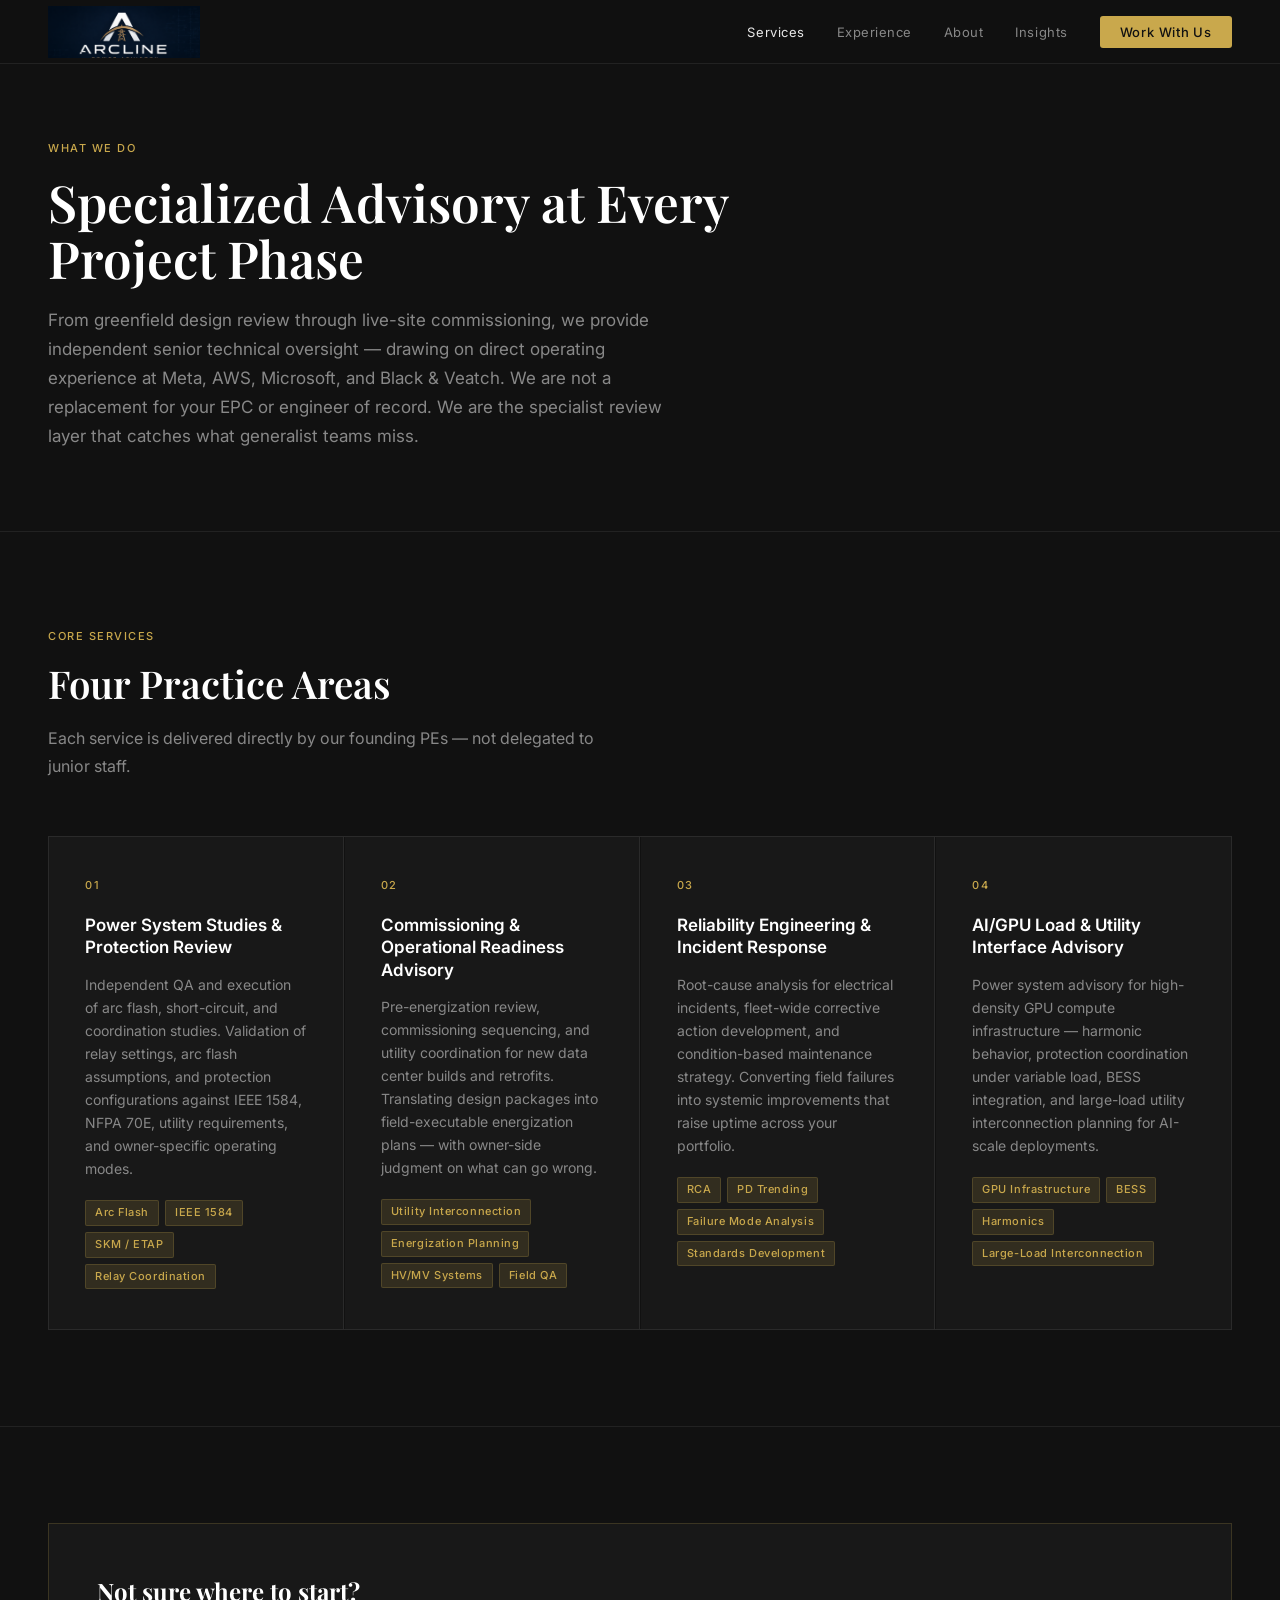
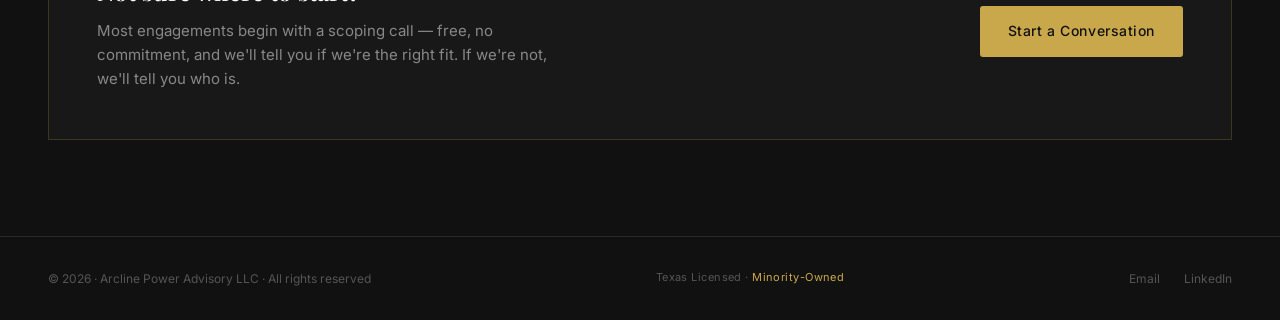
<file: services.html>
<!DOCTYPE html>
<html lang="en">
<head>
  <meta charset="UTF-8" />
  <meta name="viewport" content="width=device-width, initial-scale=1.0" />
  <title>Services — Arcline Power Advisory</title>
  <meta name="description" content="Power system studies, protection review, commissioning readiness, reliability engineering, and AI/GPU load advisory for hyperscale data center infrastructure." />
  <link rel="preconnect" href="https://fonts.googleapis.com" />
  <link rel="preconnect" href="https://fonts.gstatic.com" crossorigin />
  <link href="https://fonts.googleapis.com/css2?family=Inter:wght@300;400;500;600&family=Playfair+Display:ital,wght@0,600;1,500&display=swap" rel="stylesheet" />
  <style>
    *, *::before, *::after { box-sizing: border-box; margin: 0; padding: 0; }
    :root {
      --bg: #111111; --bg-card: #181818; --bg-card2: #1e1e1e;
      --border: #2a2a2a; --border-subtle: #222222;
      --gold: #c9a84c; --gold-light: #dfc278; --gold-dim: rgba(201,168,76,0.15);
      --text: #e8e8e8; --text-muted: #888; --text-dim: #555; --white: #ffffff;
    }
    html { scroll-behavior: smooth; font-size: 16px; }
    body { font-family: 'Inter', sans-serif; background: var(--bg); color: var(--text); line-height: 1.6; -webkit-font-smoothing: antialiased; }
    nav { position: fixed; top: 0; left: 0; right: 0; z-index: 100; display: flex; align-items: center; justify-content: space-between; padding: 0 48px; height: 64px; background: rgba(17,17,17,0.92); backdrop-filter: blur(12px); border-bottom: 1px solid var(--border-subtle); }
    .nav-logo { display: flex; align-items: center; text-decoration: none; }
    .nav-logo span { color: var(--gold); }
    .nav-links { display: flex; align-items: center; gap: 32px; list-style: none; }
    .nav-links a { font-size: 13px; font-weight: 400; letter-spacing: 0.04em; color: var(--text-muted); text-decoration: none; transition: color 0.2s; }
    .nav-links a:hover, .nav-links a.nav-active { color: var(--text); }
    .nav-cta { font-size: 13px !important; font-weight: 500 !important; letter-spacing: 0.06em !important; color: var(--bg) !important; background: var(--gold); padding: 8px 20px; border-radius: 3px; text-decoration: none; transition: background 0.2s; }
    .nav-cta:hover { background: var(--gold-light) !important; color: var(--bg) !important; }
    .page-header { padding: 140px 48px 80px; border-bottom: 1px solid var(--border-subtle); }
    .page-eyebrow { font-size: 11px; font-weight: 500; letter-spacing: 0.14em; text-transform: uppercase; color: var(--gold); margin-bottom: 16px; }
    .page-headline { font-family: 'Playfair Display', serif; font-size: clamp(36px, 4vw, 56px); font-weight: 600; color: var(--white); line-height: 1.1; margin-bottom: 20px; max-width: 700px; }
    .page-sub { font-size: 17px; color: var(--text-muted); max-width: 620px; line-height: 1.7; }
    section { padding: 96px 48px; border-bottom: 1px solid var(--border-subtle); }
    .section-eyebrow { font-size: 11px; font-weight: 500; letter-spacing: 0.14em; text-transform: uppercase; color: var(--gold); margin-bottom: 16px; }
    .section-headline { font-family: 'Playfair Display', serif; font-size: clamp(28px, 3vw, 44px); font-weight: 600; color: var(--white); line-height: 1.15; margin-bottom: 20px; max-width: 640px; }
    .section-sub { font-size: 16px; color: var(--text-muted); max-width: 580px; line-height: 1.7; margin-bottom: 56px; }
    .services-grid { display: grid; grid-template-columns: repeat(auto-fit, minmax(280px, 1fr)); gap: 1px; border: 1px solid var(--border); }
    .service-card { background: var(--bg-card); padding: 40px 36px; border-right: 1px solid var(--border); transition: background 0.2s; }
    .service-card:last-child { border-right: none; }
    .service-card:hover { background: var(--bg-card2); }
    .service-num { font-size: 11px; letter-spacing: 0.14em; color: var(--gold); margin-bottom: 20px; font-weight: 500; }
    .service-title { font-size: 17px; font-weight: 600; color: var(--white); margin-bottom: 14px; line-height: 1.3; }
    .service-desc { font-size: 14px; color: var(--text-muted); line-height: 1.65; margin-bottom: 20px; }
    .tag-row { display: flex; flex-wrap: wrap; gap: 6px; }
    .tag { font-size: 11px; font-weight: 500; letter-spacing: 0.05em; color: var(--gold); background: var(--gold-dim); border: 1px solid rgba(201,168,76,0.2); padding: 3px 9px; border-radius: 2px; }
    .cta-strip { background: var(--bg-card); border: 1px solid rgba(201,168,76,0.2); padding: 48px; display: flex; align-items: center; justify-content: space-between; gap: 32px; flex-wrap: wrap; }
    .cta-strip-text h3 { font-family: 'Playfair Display', serif; font-size: 24px; color: var(--white); margin-bottom: 8px; }
    .cta-strip-text p { font-size: 15px; color: var(--text-muted); max-width: 480px; }
    .btn-primary { font-size: 14px; font-weight: 500; letter-spacing: 0.04em; color: var(--bg); background: var(--gold); padding: 14px 28px; border-radius: 3px; text-decoration: none; transition: background 0.2s; white-space: nowrap; }
    .btn-primary:hover { background: var(--gold-light); }
    footer { padding: 32px 48px; display: flex; align-items: center; justify-content: space-between; border-top: 1px solid var(--border); }
    .footer-copy { font-size: 12px; color: var(--text-dim); }
    .footer-links { display: flex; gap: 24px; }
    .footer-links a { font-size: 12px; color: var(--text-dim); text-decoration: none; transition: color 0.2s; }
    .footer-links a:hover { color: var(--gold); }
    .footer-badge { font-size: 11px; color: var(--text-dim); letter-spacing: 0.04em; }
    .footer-badge span { color: var(--gold); }
    @media (max-width: 900px) {
      nav { padding: 0 24px; } .nav-links { display: none; }
      .page-header { padding: 100px 24px 60px; } section { padding: 64px 24px; }
      .services-grid { grid-template-columns: 1fr; }
      .service-card { border-right: none; }
      .cta-strip { flex-direction: column; padding: 36px 24px; }
      footer { flex-direction: column; gap: 16px; text-align: center; }
    }
  
    .nav-hamburger { display: none; flex-direction: column; gap: 5px; background: none; border: none; cursor: pointer; padding: 4px; z-index: 101; }
    .nav-hamburger span { display: block; width: 22px; height: 2px; background: var(--text); border-radius: 2px; transition: all 0.3s; }
    .nav-hamburger.open span:nth-child(1) { transform: translateY(7px) rotate(45deg); }
    .nav-hamburger.open span:nth-child(2) { opacity: 0; }
    .nav-hamburger.open span:nth-child(3) { transform: translateY(-7px) rotate(-45deg); }
    .nav-mobile { display: none; position: fixed; top: 64px; left: 0; right: 0; background: rgba(17,17,17,0.98); backdrop-filter: blur(12px); border-bottom: 1px solid var(--border); z-index: 99; padding: 24px 28px; }
    .nav-mobile ul { list-style: none; display: flex; flex-direction: column; gap: 0; }
    .nav-mobile ul li a { display: block; font-size: 16px; color: var(--text-muted); text-decoration: none; padding: 14px 0; border-bottom: 1px solid var(--border-subtle); letter-spacing: 0.04em; transition: color 0.2s; }
    .nav-mobile ul li:last-child a { border-bottom: none; }
    .nav-mobile ul li a:hover { color: var(--text); }
    .nav-mobile-cta { color: var(--gold) !important; font-weight: 500 !important; }
    .nav-mobile.open { display: block; }
    @media (max-width: 900px) { .nav-hamburger { display: flex; } }
  </style>
</head>
<body>

<nav>
  <a href="index.html" class="nav-logo"><img src="arcline-logo-chatgpt.png" alt="Arcline Power Advisory" style="height:52px;display:block;" /></a>
  <ul class="nav-links">
    <li><a href="services.html" class="nav-active">Services</a></li>
    <li><a href="experience.html">Experience</a></li>
    <li><a href="about.html">About</a></li>
    <li><a href="insights.html">Insights</a></li>
    <li><a href="contact.html" class="nav-cta">Work With Us</a></li>
  </ul>
  <button class="nav-hamburger" id="hamburger" aria-label="Open menu"><span></span><span></span><span></span></button>
</nav>
<div class="nav-mobile" id="nav-mobile">
  <ul>
    <li><a href="services.html">Services</a></li>
    <li><a href="experience.html">Experience</a></li>
    <li><a href="about.html">About</a></li>
    <li><a href="insights.html">Insights</a></li>
    <li><a href="contact.html" class="nav-mobile-cta">Work With Us</a></li>
  </ul>
</div>

<div class="page-header">
  <div class="page-eyebrow">What We Do</div>
  <h1 class="page-headline">Specialized Advisory at Every Project Phase</h1>
  <p class="page-sub">From greenfield design review through live-site commissioning, we provide independent senior technical oversight — drawing on direct operating experience at Meta, AWS, Microsoft, and Black &amp; Veatch. We are not a replacement for your EPC or engineer of record. We are the specialist review layer that catches what generalist teams miss.</p>
</div>

<section id="services">
  <div class="section-eyebrow">Core Services</div>
  <h2 class="section-headline">Four Practice Areas</h2>
  <p class="section-sub">Each service is delivered directly by our founding PEs — not delegated to junior staff.</p>
  <div class="services-grid">
    <div class="service-card">
      <div class="service-num">01</div>
      <div class="service-title">Power System Studies &amp; Protection Review</div>
      <p class="service-desc">Independent QA and execution of arc flash, short-circuit, and coordination studies. Validation of relay settings, arc flash assumptions, and protection configurations against IEEE 1584, NFPA 70E, utility requirements, and owner-specific operating modes.</p>
      <div class="tag-row">
        <span class="tag">Arc Flash</span>
        <span class="tag">IEEE 1584</span>
        <span class="tag">SKM / ETAP</span>
        <span class="tag">Relay Coordination</span>
      </div>
    </div>
    <div class="service-card">
      <div class="service-num">02</div>
      <div class="service-title">Commissioning &amp; Operational Readiness Advisory</div>
      <p class="service-desc">Pre-energization review, commissioning sequencing, and utility coordination for new data center builds and retrofits. Translating design packages into field-executable energization plans — with owner-side judgment on what can go wrong.</p>
      <div class="tag-row">
        <span class="tag">Utility Interconnection</span>
        <span class="tag">Energization Planning</span>
        <span class="tag">HV/MV Systems</span>
        <span class="tag">Field QA</span>
      </div>
    </div>
    <div class="service-card">
      <div class="service-num">03</div>
      <div class="service-title">Reliability Engineering &amp; Incident Response</div>
      <p class="service-desc">Root-cause analysis for electrical incidents, fleet-wide corrective action development, and condition-based maintenance strategy. Converting field failures into systemic improvements that raise uptime across your portfolio.</p>
      <div class="tag-row">
        <span class="tag">RCA</span>
        <span class="tag">PD Trending</span>
        <span class="tag">Failure Mode Analysis</span>
        <span class="tag">Standards Development</span>
      </div>
    </div>
    <div class="service-card">
      <div class="service-num">04</div>
      <div class="service-title">AI/GPU Load &amp; Utility Interface Advisory</div>
      <p class="service-desc">Power system advisory for high-density GPU compute infrastructure — harmonic behavior, protection coordination under variable load, BESS integration, and large-load utility interconnection planning for AI-scale deployments.</p>
      <div class="tag-row">
        <span class="tag">GPU Infrastructure</span>
        <span class="tag">BESS</span>
        <span class="tag">Harmonics</span>
        <span class="tag">Large-Load Interconnection</span>
      </div>
    </div>
  </div>
</section>

<section id="cta" style="border-bottom: none;">
  <div class="cta-strip">
    <div class="cta-strip-text">
      <h3>Not sure where to start?</h3>
      <p>Most engagements begin with a scoping call — free, no commitment, and we'll tell you if we're the right fit. If we're not, we'll tell you who is.</p>
    </div>
    <a href="contact.html" class="btn-primary">Start a Conversation</a>
  </div>
</section>

<footer>
  <div class="footer-copy">© 2026 · Arcline Power Advisory LLC · All rights reserved</div>
  <div class="footer-badge">Texas Licensed · <span>Minority-Owned</span></div>
  <div class="footer-links">
    <a href="mailto:bruke@arclinepoweradvisory.com">Email</a>
    <a href="https://linkedin.com">LinkedIn</a>
  </div>
</footer>

<script>
  const hamburger = document.getElementById('hamburger');
  const navMobile = document.getElementById('nav-mobile');
  hamburger.addEventListener('click', () => {
    hamburger.classList.toggle('open');
    navMobile.classList.toggle('open');
  });
  navMobile.querySelectorAll('a').forEach(a => {
    a.addEventListener('click', () => {
      hamburger.classList.remove('open');
      navMobile.classList.remove('open');
    });
  });
</script>
</body>
</html>
</file>
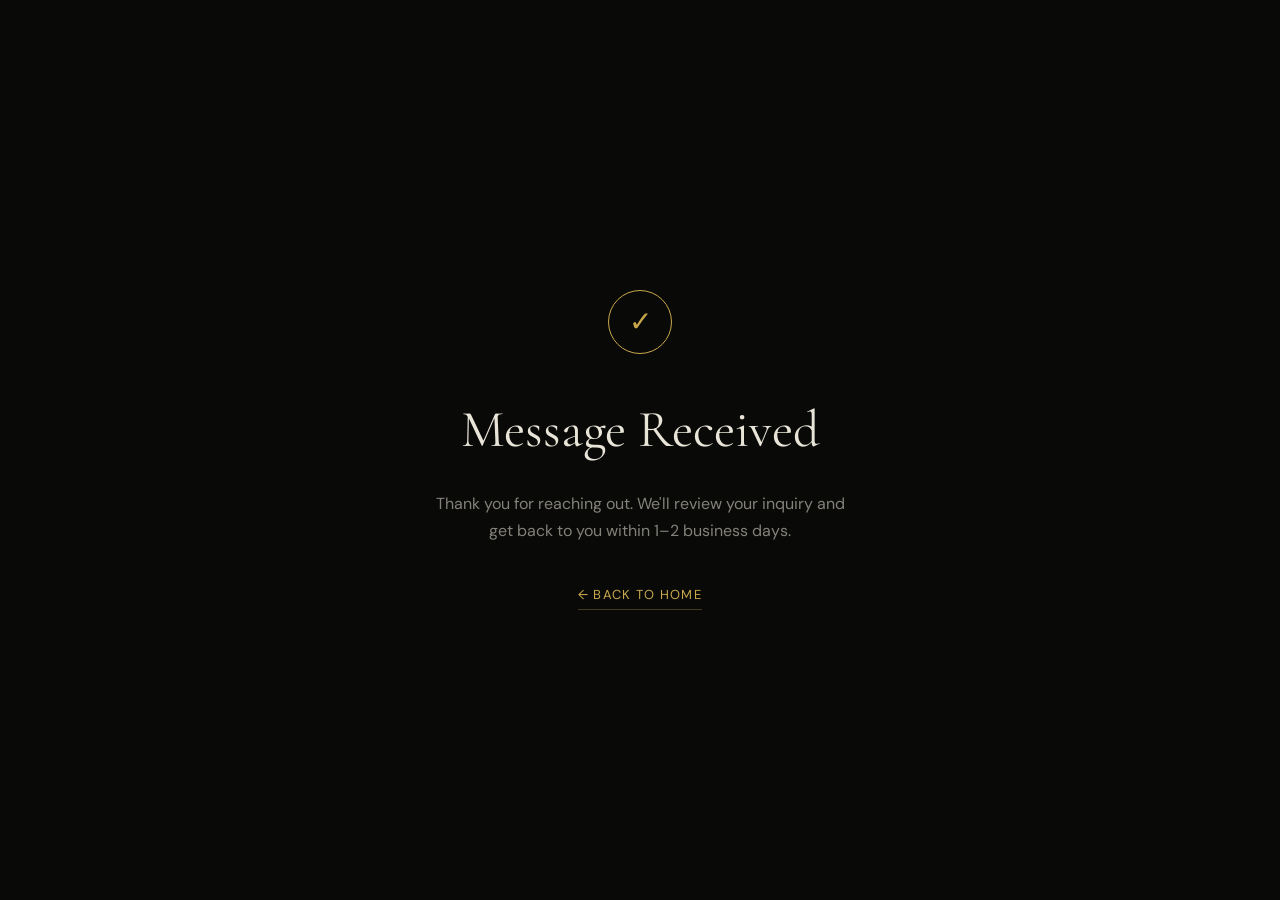
<file: success.html>
<!DOCTYPE html>
<html lang="en">
<head>
  <meta charset="UTF-8">
  <meta name="viewport" content="width=device-width, initial-scale=1.0">
  <title>Message Sent — Arcline Power Advisory</title>
  <link rel="preconnect" href="https://fonts.googleapis.com">
  <link rel="preconnect" href="https://fonts.gstatic.com" crossorigin>
  <link href="https://fonts.googleapis.com/css2?family=Cormorant+Garamond:ital,wght@0,400;1,400&family=DM+Sans:wght@400;500&display=swap" rel="stylesheet">
  <link rel="stylesheet" href="css/style.css">
  <style>
    .success-page { min-height: 100vh; display: flex; flex-direction: column; align-items: center; justify-content: center; text-align: center; padding: 40px; background: #090907; }
    .success-icon { width: 64px; height: 64px; border: 1px solid #c9a84c; border-radius: 50%; display: flex; align-items: center; justify-content: center; margin: 0 auto 32px; color: #c9a84c; font-size: 28px; }
    .success-title { font-family: 'Cormorant Garamond', Georgia, serif; font-size: 52px; font-weight: 400; color: #e8e4d8; margin-bottom: 16px; }
    .success-sub { font-family: 'DM Sans', sans-serif; font-size: 16px; color: rgba(232,228,216,0.55); max-width: 420px; line-height: 1.7; margin-bottom: 40px; }
    .back-link { font-family: 'DM Sans', sans-serif; font-size: 13px; letter-spacing: 0.1em; text-transform: uppercase; color: #c9a84c; text-decoration: none; border-bottom: 1px solid rgba(201,168,76,0.3); padding-bottom: 3px; }
  </style>
</head>
<body>
  <div class="success-page">
    <div class="success-icon">✓</div>
    <h1 class="success-title">Message Received</h1>
    <p class="success-sub">Thank you for reaching out. We'll review your inquiry and get back to you within 1–2 business days.</p>
    <a href="/" class="back-link">← Back to Home</a>
  </div>
</body>
</html>
</file>
<file: css/style.css>
/* =============================================
   ARCLINE POWER ADVISORY — STYLESHEET
   ============================================= */

:root {
  --bg: #090907;
  --bg-2: #0f0f0c;
  --gold: #c9a84c;
  --gold-light: #e2c47a;
  --gold-dim: rgba(201,168,76,0.15);
  --text: #e8e4d8;
  --text-muted: rgba(232,228,216,0.55);
  --text-dim: rgba(232,228,216,0.3);
  --border: rgba(255,255,255,0.07);
  --border-gold: rgba(201,168,76,0.3);
  --font-serif: 'Cormorant Garamond', Georgia, serif;
  --font-sans: 'DM Sans', -apple-system, sans-serif;
  --max-w: 1200px;
  --nav-h: 72px;
}

*, *::before, *::after { box-sizing: border-box; margin: 0; padding: 0; }
html { scroll-behavior: smooth; }
body { background: var(--bg); color: var(--text); font-family: var(--font-sans); font-size: 15px; line-height: 1.7; -webkit-font-smoothing: antialiased; overflow-x: hidden; }
.container { max-width: var(--max-w); margin: 0 auto; padding: 0 48px; }
.hidden { display: none; }

/* NAV */
#nav { position: fixed; top: 0; left: 0; right: 0; z-index: 1000; background: rgba(9,9,7,0.92); backdrop-filter: blur(12px); -webkit-backdrop-filter: blur(12px); border-bottom: 0.5px solid transparent; transition: border-color 0.3s; }
#nav.scrolled { border-bottom-color: var(--border); }
.nav-inner { max-width: var(--max-w); margin: 0 auto; padding: 0 48px; height: var(--nav-h); display: flex; align-items: center; gap: 40px; }
.nav-logo { font-family: var(--font-sans); font-size: 15px; font-weight: 500; color: var(--text); text-decoration: none; letter-spacing: 0.02em; white-space: nowrap; }
.nav-logo span { color: var(--gold); }
.nav-links { display: flex; gap: 36px; margin-left: auto; }
.nav-links a { font-family: var(--font-sans); font-size: 11px; letter-spacing: 0.14em; text-transform: uppercase; color: var(--text-muted); text-decoration: none; transition: color 0.2s; }
.nav-links a:hover { color: var(--text); }
.nav-right { margin-left: 32px; }
.nav-cta { font-family: var(--font-sans); font-size: 11px; letter-spacing: 0.12em; text-transform: uppercase; color: var(--gold); text-decoration: none; border: 1px solid var(--border-gold); padding: 9px 18px; transition: background 0.2s, color 0.2s; white-space: nowrap; }
.nav-cta:hover { background: var(--gold); color: var(--bg); }
.hamburger { display: none; flex-direction: column; gap: 5px; background: none; border: none; cursor: pointer; padding: 4px; margin-left: auto; }
.hamburger span { display: block; width: 22px; height: 1px; background: var(--text); transition: all 0.3s; }
.mobile-menu { display: none; flex-direction: column; padding: 16px 48px 24px; border-top: 0.5px solid var(--border); gap: 16px; }
.mobile-menu a { font-family: var(--font-sans); font-size: 13px; letter-spacing: 0.1em; text-transform: uppercase; color: var(--text-muted); text-decoration: none; }
.mobile-cta { color: var(--gold) !important; border: 1px solid var(--border-gold); padding: 10px 16px; text-align: center; margin-top: 8px; }
.mobile-menu.open { display: flex; }

/* HERO */
.hero { min-height: 100vh; display: flex; flex-direction: column; justify-content: flex-end; padding: var(--nav-h) 48px 80px; position: relative; overflow: hidden; }
.hero-bg { position: absolute; inset: 0; pointer-events: none; }
.hero-grid { position: absolute; inset: 0; background-image: linear-gradient(rgba(201,168,76,0.04) 1px, transparent 1px), linear-gradient(90deg, rgba(201,168,76,0.04) 1px, transparent 1px); background-size: 80px 80px; mask-image: radial-gradient(ellipse 80% 80% at 50% 50%, black, transparent); }
.hero-content { max-width: 640px; position: relative; z-index: 1; opacity: 0; transform: translateY(20px); animation: fadeUp 0.9s cubic-bezier(0.16,1,0.3,1) 0.2s forwards; }
.hero-eyebrow { display: flex; align-items: center; gap: 16px; font-size: 11px; letter-spacing: 0.18em; text-transform: uppercase; color: var(--text-dim); margin-bottom: 28px; }
.eyebrow-line { display: block; width: 40px; height: 1px; background: rgba(201,168,76,0.5); flex-shrink: 0; }
.hero-title { font-family: var(--font-serif); font-size: clamp(52px, 6vw, 82px); font-weight: 400; line-height: 1.05; color: var(--text); margin-bottom: 28px; letter-spacing: -0.01em; }
.hero-title em { font-style: italic; color: var(--gold); }
.hero-sub { font-size: 15px; line-height: 1.8; color: var(--text-muted); max-width: 420px; margin-bottom: 28px; }
.hero-exp { display: flex; align-items: center; gap: 16px; margin-bottom: 36px; flex-wrap: wrap; }
.hero-exp-label { font-size: 11px; letter-spacing: 0.14em; text-transform: uppercase; color: var(--text-dim); }
.hero-logos { display: flex; gap: 10px; flex-wrap: wrap; }
.hero-logo-pill { font-size: 12px; font-weight: 500; letter-spacing: 0.04em; border: 1px solid var(--border-gold); color: var(--gold); padding: 5px 14px; background: rgba(201,168,76,0.06); }
.hero-actions { display: flex; align-items: center; gap: 32px; flex-wrap: wrap; }
.btn-primary { display: inline-block; font-size: 11px; letter-spacing: 0.14em; text-transform: uppercase; font-weight: 500; background: var(--gold); color: var(--bg); padding: 15px 28px; text-decoration: none; transition: background 0.2s, transform 0.15s; }
.btn-primary:hover { background: var(--gold-light); transform: translateY(-1px); }
.btn-ghost { display: inline-block; font-size: 11px; letter-spacing: 0.14em; text-transform: uppercase; color: var(--text-muted); text-decoration: none; transition: color 0.2s; }
.btn-ghost:hover { color: var(--text); }
.btn-ghost .arrow { display: inline-block; transition: transform 0.2s; }
.btn-ghost:hover .arrow { transform: translateX(4px); }
.hero-stats { position: absolute; right: 48px; bottom: 80px; display: flex; flex-direction: column; gap: 28px; text-align: right; z-index: 1; opacity: 0; animation: fadeIn 1s ease 0.8s forwards; }
.stat-num { font-family: var(--font-serif); font-size: 40px; font-weight: 300; color: var(--text); line-height: 1; }
.stat-num sup { font-size: 18px; vertical-align: super; }
.stat-unit { font-size: 22px; }
.stat-label { font-size: 10px; letter-spacing: 0.2em; text-transform: uppercase; color: var(--text-dim); margin-top: 5px; }
.scroll-indicator { position: absolute; left: 48px; bottom: 80px; display: flex; flex-direction: column; align-items: center; gap: 12px; opacity: 0; animation: fadeIn 1s ease 1.2s forwards; }
.scroll-line { width: 1px; height: 48px; background: linear-gradient(to bottom, transparent, var(--gold)); animation: scrollPulse 2s ease-in-out infinite; }
.scroll-indicator span { font-size: 9px; letter-spacing: 0.2em; text-transform: uppercase; color: var(--text-dim); writing-mode: vertical-rl; }

/* SECTIONS */
.services { padding: 120px 0; border-top: 0.5px solid var(--border); }
.section-eyebrow { font-size: 11px; letter-spacing: 0.2em; text-transform: uppercase; color: var(--gold); margin-bottom: 32px; }
.section-eyebrow.centered { text-align: center; }
.services-header-grid { display: grid; grid-template-columns: 1fr 1fr; gap: 40px; margin-bottom: 80px; align-items: end; }
.section-title { font-family: var(--font-serif); font-size: clamp(38px, 4vw, 56px); font-weight: 400; line-height: 1.1; color: var(--text); }
.section-desc { font-size: 15px; line-height: 1.85; color: var(--text-muted); }
.services-grid { display: grid; grid-template-columns: repeat(2, 1fr); gap: 0; border-top: 0.5px solid var(--border); }
.service-card { padding: 48px 40px 48px 0; border-right: 0.5px solid var(--border); position: relative; }
.service-card:last-child { border-right: none; }
.service-card:not(:first-child) { padding-left: 40px; }
.service-card::before { content: attr(data-num); position: absolute; top: 48px; right: 40px; font-family: var(--font-sans); font-size: 11px; color: var(--text-dim); letter-spacing: 0.1em; }
.service-card:last-child::before { right: 0; }
.service-icon { width: 36px; height: 36px; color: var(--gold); margin-bottom: 24px; }
.service-icon svg { width: 100%; height: 100%; }
.service-card h3 { font-family: var(--font-serif); font-size: 24px; font-weight: 400; color: var(--text); line-height: 1.3; margin-bottom: 16px; }
.service-card p { font-size: 13px; line-height: 1.85; color: var(--text-muted); margin-bottom: 24px; }
.tags { display: flex; flex-wrap: wrap; gap: 8px; }
.tag { font-size: 10px; letter-spacing: 0.1em; text-transform: uppercase; border: 0.5px solid var(--border-gold); color: rgba(201,168,76,0.65); padding: 4px 10px; }

/* DATA CENTERS */
.datacenters { padding: 120px 0; background: var(--bg-2); border-top: 0.5px solid var(--border); }
.dc-intro { font-size: 15px; line-height: 1.85; color: var(--text-muted); max-width: 720px; margin: 20px 0 48px; }
.dc-grid { display: grid; grid-template-columns: repeat(2, 1fr); gap: 1px; background: var(--border); }
.dc-card { background: var(--bg-2); padding: 40px; }
.dc-card-num { font-family: 'Courier New', monospace; font-size: 11px; color: var(--gold); letter-spacing: 0.1em; margin-bottom: 16px; }
.dc-card h4 { font-family: var(--font-serif); font-size: 22px; font-weight: 400; color: var(--text); margin-bottom: 14px; line-height: 1.3; }
.dc-card p { font-size: 13px; line-height: 1.85; color: var(--text-muted); margin-bottom: 20px; }
.dc-terms { display: flex; flex-wrap: wrap; gap: 8px; }
.dc-terms span { font-family: 'Courier New', monospace; font-size: 10px; color: var(--text-dim); letter-spacing: 0.08em; border: 0.5px solid var(--border); padding: 3px 8px; }

/* HOW I WORK */
.how-i-work { padding: 120px 0; border-top: 0.5px solid var(--border); }
.how-i-work .section-desc { max-width: 600px; margin-bottom: 60px; }
.hiw-steps { display: flex; align-items: flex-start; margin-bottom: 56px; }
.hiw-step { flex: 1; display: flex; gap: 20px; align-items: flex-start; }
.hiw-step-num { font-family: var(--font-serif); font-size: 48px; font-weight: 300; color: rgba(201,168,76,0.25); line-height: 1; flex-shrink: 0; min-width: 52px; }
.hiw-step-content h4 { font-family: var(--font-serif); font-size: 22px; font-weight: 400; color: var(--text); margin-bottom: 10px; }
.hiw-step-content p { font-size: 13px; line-height: 1.85; color: var(--text-muted); margin-bottom: 12px; }
.hiw-meta { font-family: 'Courier New', monospace; font-size: 11px; color: var(--gold); letter-spacing: 0.06em; }
.hiw-connector { width: 60px; flex-shrink: 0; height: 1px; background: linear-gradient(to right, var(--border-gold), rgba(201,168,76,0.1)); margin-top: 24px; }
.hiw-types { border-top: 0.5px solid var(--border); padding-top: 36px; }
.hiw-type-label { font-size: 11px; letter-spacing: 0.16em; text-transform: uppercase; color: var(--text-dim); margin-bottom: 16px; }
.hiw-type-items { display: flex; flex-wrap: wrap; gap: 10px; }
.hiw-type-items span { font-size: 12px; color: var(--text-muted); border: 0.5px solid var(--border); padding: 6px 14px; }

/* CASE STUDIES */
.work { padding: 120px 0; background: var(--bg-2); border-top: 0.5px solid var(--border); }
.work .section-desc { margin-bottom: 0; }
.case-list { display: flex; flex-direction: column; }
.case-item { padding: 52px 0; border-bottom: 0.5px solid var(--border); }
.case-item:first-child { border-top: 0.5px solid var(--border); }
.case-meta { display: flex; align-items: center; gap: 16px; margin-bottom: 16px; }
.case-tag { font-size: 10px; letter-spacing: 0.12em; text-transform: uppercase; background: rgba(201,168,76,0.1); color: var(--gold); border: 0.5px solid var(--border-gold); padding: 4px 12px; }
.case-location { font-family: 'Courier New', monospace; font-size: 11px; color: var(--text-dim); letter-spacing: 0.06em; }
.case-title { font-family: var(--font-serif); font-size: 30px; font-weight: 400; color: var(--text); line-height: 1.2; margin-bottom: 18px; max-width: 800px; }
.case-desc { font-size: 14px; line-height: 1.9; color: var(--text-muted); max-width: 780px; margin-bottom: 32px; }
.case-outcomes { display: flex; gap: 48px; flex-wrap: wrap; }
.case-outcome-val { font-family: var(--font-serif); font-size: 36px; font-weight: 300; color: var(--gold); line-height: 1; margin-bottom: 6px; }
.case-outcome-label { font-size: 12px; color: var(--text-dim); max-width: 140px; line-height: 1.5; }

/* TEAM */
.about { padding: 120px 0; border-top: 0.5px solid var(--border); }
.about .section-desc { max-width: 800px; }
.team-grid { display: grid; grid-template-columns: repeat(2, 1fr); gap: 1px; background: var(--border); }
.team-card { background: var(--bg); padding: 48px; display: flex; gap: 32px; }
.team-initials { width: 64px; height: 64px; border-radius: 50%; border: 1px solid var(--border-gold); display: flex; align-items: center; justify-content: center; font-family: var(--font-serif); font-size: 22px; font-weight: 400; color: var(--gold); flex-shrink: 0; }
.team-name { font-family: var(--font-serif); font-size: 24px; font-weight: 400; color: var(--text); margin-bottom: 4px; }
.team-title { font-size: 12px; letter-spacing: 0.08em; text-transform: uppercase; color: var(--gold); margin-bottom: 6px; }
.team-exp { font-family: 'Courier New', monospace; font-size: 11px; color: var(--text-dim); letter-spacing: 0.04em; margin-bottom: 16px; }
.team-bio { font-size: 13px; line-height: 1.85; color: var(--text-muted); margin-bottom: 20px; }
.credentials { display: flex; flex-direction: column; gap: 10px; }
.cred { display: flex; align-items: flex-start; gap: 12px; }
.cred-marker { width: 5px; height: 5px; border-radius: 50%; background: var(--gold); margin-top: 7px; flex-shrink: 0; }
.cred-title { font-size: 12px; font-weight: 500; color: var(--text); letter-spacing: 0.02em; }

/* TESTIMONIALS */
.testimonials { padding: 120px 0; background: var(--bg-2); border-top: 0.5px solid var(--border); }
.testi-grid { display: grid; grid-template-columns: repeat(3, 1fr); gap: 1px; background: var(--border); margin-top: 48px; }
.testi-card { background: var(--bg-2); padding: 40px; display: flex; flex-direction: column; justify-content: space-between; gap: 28px; }
.testi-quote { font-family: var(--font-serif); font-size: 18px; font-weight: 300; font-style: italic; line-height: 1.7; color: var(--text); }
.testi-author { display: flex; align-items: center; gap: 14px; }
.testi-initials { width: 40px; height: 40px; border-radius: 50%; border: 1px solid var(--border-gold); display: flex; align-items: center; justify-content: center; font-size: 12px; font-weight: 500; color: var(--gold); flex-shrink: 0; }
.testi-name { font-size: 12px; font-weight: 500; color: var(--text); margin-bottom: 3px; }
.testi-co { font-family: 'Courier New', monospace; font-size: 10px; color: var(--text-dim); letter-spacing: 0.04em; }

/* INSIGHTS */
.insights { padding: 120px 0; border-top: 0.5px solid var(--border); }
.insights-header { display: flex; justify-content: space-between; align-items: flex-end; margin-bottom: 48px; }
.insights-grid { display: grid; grid-template-columns: repeat(3, 1fr); gap: 1px; background: var(--border); }
.insight-card { background: var(--bg); padding: 36px; display: flex; flex-direction: column; gap: 14px; }
.insight-tag { font-size: 10px; letter-spacing: 0.12em; text-transform: uppercase; color: var(--gold); }
.insight-card h4 { font-family: var(--font-serif); font-size: 20px; font-weight: 400; color: var(--text); line-height: 1.35; }
.insight-card p { font-size: 13px; line-height: 1.8; color: var(--text-muted); flex: 1; }
.insight-meta { font-family: 'Courier New', monospace; font-size: 10px; color: var(--text-dim); letter-spacing: 0.06em; }
.insight-link { font-size: 12px; letter-spacing: 0.08em; color: var(--gold); text-decoration: none; transition: opacity 0.2s; }
.insight-link:hover { opacity: 0.7; }

/* CONTACT */
.contact { padding: 120px 0; border-top: 0.5px solid var(--border); background: var(--bg-2); }
.contact-inner { max-width: 680px; margin: 0 auto; text-align: center; }
.contact-title { font-family: var(--font-serif); font-size: clamp(48px, 6vw, 80px); font-weight: 400; line-height: 1.1; color: var(--text); margin-bottom: 20px; }
.contact-sub { font-size: 15px; line-height: 1.8; color: var(--text-muted); max-width: 500px; margin: 0 auto 40px; }
.contact-email { display: inline-block; font-family: var(--font-serif); font-size: 22px; color: var(--gold); text-decoration: none; border-bottom: 1px solid var(--border-gold); padding-bottom: 4px; margin-bottom: 64px; transition: color 0.2s, border-color 0.2s; }
.contact-email:hover { color: var(--gold-light); border-color: rgba(201,168,76,0.6); }
.contact-form { text-align: left; }
.form-row { display: grid; grid-template-columns: 1fr 1fr; gap: 24px; margin-bottom: 24px; }
.form-group { display: flex; flex-direction: column; gap: 8px; margin-bottom: 24px; }
.form-row .form-group { margin-bottom: 0; }
.form-group label { font-size: 10px; letter-spacing: 0.18em; text-transform: uppercase; color: var(--text-dim); }
.req { color: var(--gold); }
.form-group input, .form-group select, .form-group textarea { background: transparent; border: none; border-bottom: 0.5px solid rgba(255,255,255,0.18); color: var(--text); font-family: var(--font-sans); font-size: 14px; padding: 12px 0; outline: none; width: 100%; transition: border-color 0.2s; }
.form-group input:focus, .form-group select:focus, .form-group textarea:focus { border-bottom-color: var(--gold); }
.form-group input::placeholder, .form-group textarea::placeholder { color: rgba(232,228,216,0.2); }
.select-wrap { position: relative; }
.select-arrow { position: absolute; right: 0; bottom: 12px; font-size: 12px; color: var(--text-dim); pointer-events: none; }
.form-group select { appearance: none; cursor: pointer; }
.form-group select option { background: #1a1a12; color: var(--text); }
.form-group textarea { border: 0.5px solid rgba(255,255,255,0.12); padding: 14px; resize: vertical; min-height: 120px; margin-top: 4px; }
.form-group textarea:focus { border-color: var(--gold); }
.submit-btn { width: 100%; background: var(--gold); color: var(--bg); border: none; padding: 17px; font-family: var(--font-sans); font-size: 11px; letter-spacing: 0.2em; text-transform: uppercase; font-weight: 600; cursor: pointer; margin: 8px 0 36px; transition: background 0.2s, transform 0.15s; }
.submit-btn:hover { background: var(--gold-light); transform: translateY(-1px); }
.contact-links { display: flex; justify-content: center; gap: 48px; }
.contact-links a { font-size: 11px; letter-spacing: 0.12em; text-transform: uppercase; color: var(--text-dim); text-decoration: none; transition: color 0.2s; }
.contact-links a:hover { color: var(--gold); }

/* FOOTER */
.footer { border-top: 0.5px solid var(--border); background: #060604; }
.footer-inner { max-width: var(--max-w); margin: 0 auto; padding: 28px 48px; display: flex; justify-content: space-between; align-items: center; }
.footer-logo { font-family: var(--font-sans); font-size: 13px; color: rgba(232,228,216,0.4); }
.footer-logo span { color: var(--gold); }
.footer-copy { font-size: 11px; color: var(--text-dim); letter-spacing: 0.04em; }

/* ANIMATIONS */
@keyframes fadeUp { to { opacity: 1; transform: translateY(0); } }
@keyframes fadeIn { to { opacity: 1; } }
@keyframes scrollPulse { 0%, 100% { opacity: 0.3; } 50% { opacity: 1; } }
.reveal { opacity: 0; transform: translateY(24px); transition: opacity 0.7s cubic-bezier(0.16,1,0.3,1), transform 0.7s cubic-bezier(0.16,1,0.3,1); }
.reveal.visible { opacity: 1; transform: translateY(0); }

/* RESPONSIVE */
@media (max-width: 1024px) {
  .container { padding: 0 32px; }
  .nav-inner { padding: 0 32px; }
  .hero { padding: var(--nav-h) 32px 80px; }
  .hero-stats { right: 32px; }
  .scroll-indicator { left: 32px; }
  .services-header-grid { grid-template-columns: 1fr; }
  .services-grid { grid-template-columns: 1fr; }
  .service-card { border-right: none; border-bottom: 0.5px solid var(--border); padding: 40px 0 !important; }
  .service-card::before { top: 40px; right: 0; }
  .dc-grid { grid-template-columns: 1fr; }
  .hiw-steps { flex-direction: column; gap: 32px; }
  .hiw-connector { display: none; }
  .team-grid { grid-template-columns: 1fr; }
  .testi-grid { grid-template-columns: 1fr; }
  .insights-grid { grid-template-columns: 1fr; }
  .insights-header { flex-direction: column; align-items: flex-start; gap: 16px; }
  .footer-inner { padding: 24px 32px; }
}

@media (max-width: 768px) {
  .container { padding: 0 24px; }
  .nav-inner { padding: 0 24px; }
  .nav-links, .nav-right { display: none; }
  .hamburger { display: flex; }
  .mobile-menu { padding: 16px 24px 24px; }
  .hero { padding: var(--nav-h) 24px 60px; }
  .hero-stats { display: none; }
  .scroll-indicator { display: none; }
  .services, .datacenters, .how-i-work, .work, .about, .testimonials, .insights, .contact { padding: 80px 0; }
  .team-card { flex-direction: column; padding: 32px; }
  .form-row { grid-template-columns: 1fr; gap: 0; }
  .contact-title { font-size: 44px; }
  .footer-inner { flex-direction: column; gap: 8px; text-align: center; padding: 24px; }
  .case-outcomes { gap: 28px; }
  .case-title { font-size: 24px; }
}
</file>
